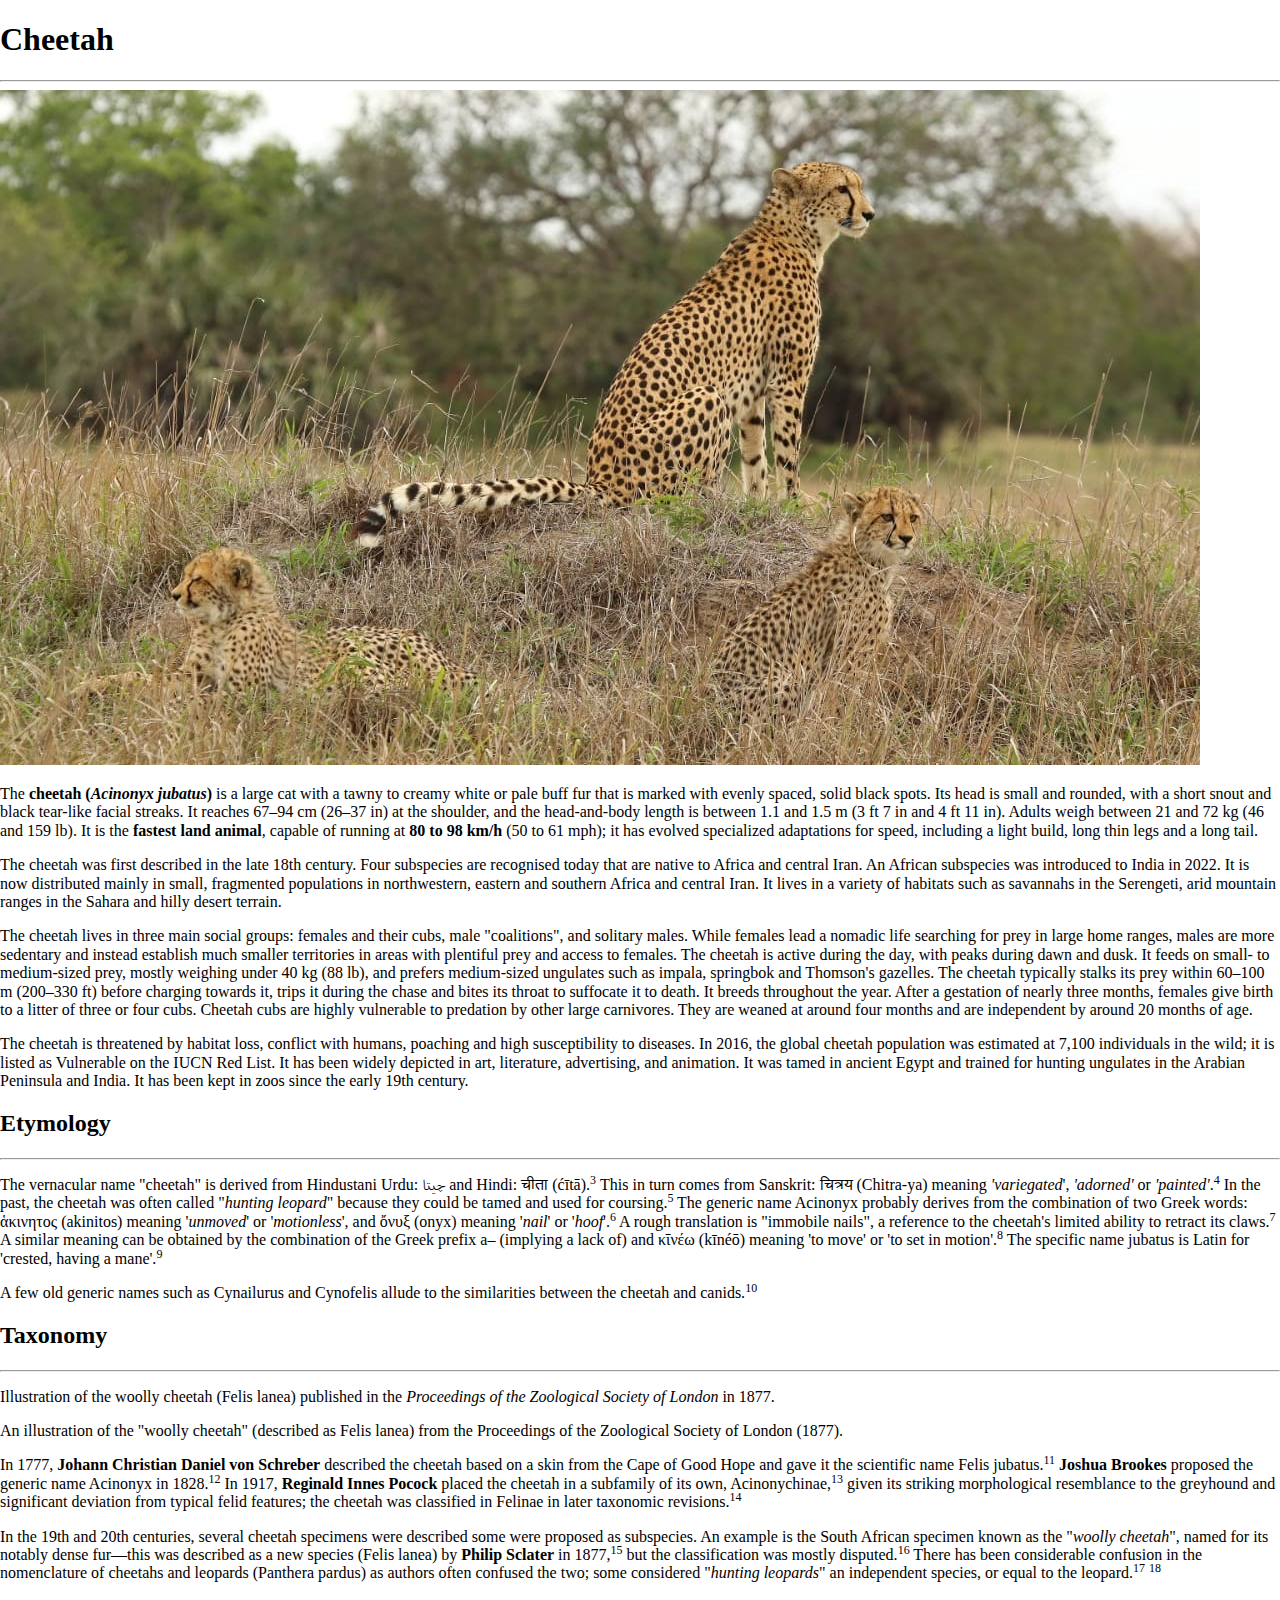
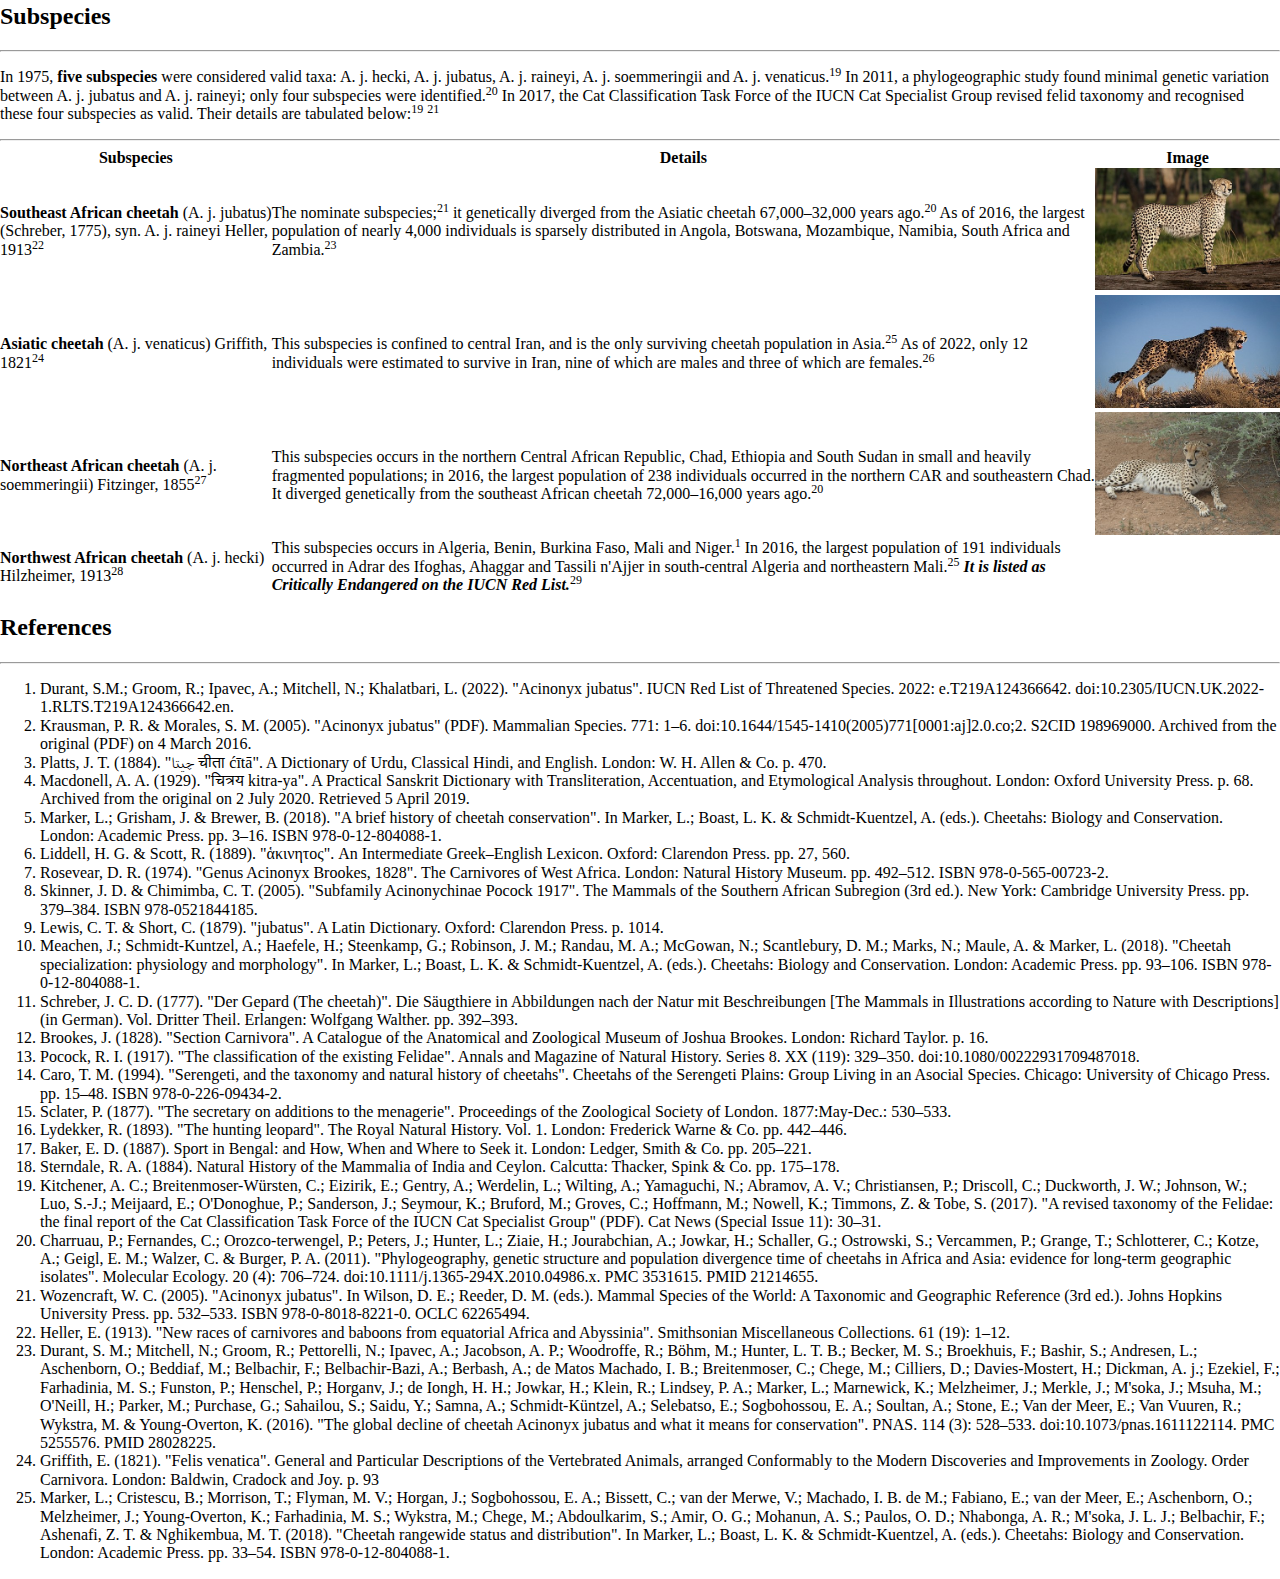
<file: index.html>
<!DOCTYPE html> 
<html lang="en"> 	<head>
		<meta charset="utf-8"> 
		<meta name="revisit-after" content="7 days">
		<meta name="ROBOTS" content="index.follow">
		<meta name="viewport" content="device-width, initial-scale=1">
		<meta name="MobileOptimized" content="width">
		<meta name="HandHeldFriendly" content="true">
		<link href="style.css" rel="stylesheet" type="text/css">
		<link href="normalize.css" rel="stylesheet" type="text/css">
		<title>Cheetah</title>
		<link rel="canonical" href="https://en.wikipedia.org/wiki/Cheetah#" />
	</head>
	<body>
		<div class="mainContainer">
		<h1>Cheetah</h1>
		<hr>
			<picture>
				<source srcset="images/Cheetah-Hero-800.jpg" media="(min-width: 800px)">
				<source srcset="images/Cheetah-Hero-400.jpg" media="(min-width: 400px)">
				<img src="images/Cheetah-Hero-800.jpg" alt="Cheetah mum and two cubs">
			</picture>
		<p>The <strong>cheetah (<i lang="la">Acinonyx jubatus</i>)</strong> is a large cat with a tawny to creamy white or pale buff fur that is marked with evenly spaced, solid black spots. Its head is small and rounded, with a short snout and black tear-like facial streaks. It reaches 67–94 <abbr aria-label="centimeters">cm</abbr> (26–37 <abbr aria-label="inches">in</abbr>) at the shoulder, and the head-and-body length is between 1.1 and 1.5 <abbr aria-label="meters">m</abbr> (3&nbsp;<abbr aria-label="feet">ft</abbr>&nbsp;7&nbsp;<abbr aria-label="inches">in</abbr> and 4 <abbr aria-label="feet">ft</abbr> 11 <abbr aria-label="inches">in</abbr>). Adults weigh between 21 and 72 <abbr aria-label="kilogram">kg</abbr> (46 and 159 <abbr aria-label="pound">lb</abbr>). It is the <strong>fastest land animal</strong>, capable of running at <strong>80 to 98 <abbr aria-label="kilometers">km</abbr>/<abbr aria-label="hour">h</abbr></strong> (50 to 61 <abbr aria-label="miles per hour">mph</abbr>); it has evolved specialized adaptations for speed, including a light build, long thin legs and a long tail.</p>
		<p>The cheetah was first described in the late 18th century. Four subspecies are recognised today that are native to Africa and central Iran. An African subspecies was introduced to India in 2022. It is now distributed mainly in small, fragmented populations in northwestern, eastern and southern Africa and central Iran. It lives in a variety of habitats such as savannahs in the Serengeti, arid mountain ranges in the Sahara and hilly desert terrain.</p>
		<p>The cheetah lives in three main social groups: females and their cubs, male &quot;coalitions&quot;, and solitary males. While females lead a nomadic life searching for prey in large home ranges, males are more sedentary and instead establish much smaller territories in areas with plentiful prey and access to females. The cheetah is active during the day, with peaks during dawn and dusk. It feeds on small- to medium-sized prey, mostly weighing under 40 <abbr aria-label="kilogram">kg</abbr> (88 <abbr aria-label="pound">lb</abbr>), and prefers medium-sized ungulates such as impala, springbok and Thomson's gazelles. The cheetah typically stalks its prey within 60–100 <abbr aria-label="meters">m</abbr> (200–330 <abbr aria-label="feet">ft</abbr>) before charging towards it, trips it during the chase and bites its throat to suffocate it to death. It breeds throughout the year. After a gestation of nearly three months, females give birth to a litter of three or four cubs. Cheetah cubs are highly vulnerable to predation by other large carnivores. They are weaned at around four months and are independent by around 20 months of age.</p>
		<p>The cheetah is threatened by habitat loss, conflict with humans, poaching and high susceptibility to diseases. In 2016, the global cheetah population was estimated at 7,100 individuals in the wild; it is listed as Vulnerable on the IUCN Red List. It has been widely depicted in art, literature, advertising, and animation. It was tamed in ancient Egypt and trained for hunting ungulates in the Arabian Peninsula and India. It has been kept in zoos since the early 19th century.</p>
		<h2>Etymology</h2>
		<hr>
		<p>The vernacular name &quot;cheetah&quot; is derived from Hindustani Urdu: <span lang="ur" dir="rtl">چیتا</span> and Hindi: <span lang="hi">चीता</span> (<span lang="la">ćītā</span>).<sup>3</sup> This in turn comes from Sanskrit: <span lang="sa">चित्रय</span> (Chitra-ya) meaning <em>'variegated</em>', <em>'adorned'</em> or <em>'painted'</em>.<sup>4</sup> In&nbsp;the past, the cheetah was often called &quot;<em>hunting leopard</em>&quot; because they could be tamed and used for coursing.<sup>5</sup> The generic name Acinonyx probably derives from the combination of two Greek words: <span lang="el">ἁκινητος</span> (akinitos) meaning '<em>unmoved</em>' or '<em>motionless</em>', and <span lang="el">ὄνυξ</span> (onyx) meaning '<em>nail</em>' or '<em>hoof</em>'.<sup>6</sup> A rough translation is &quot;immobile nails&quot;, a reference to the cheetah's limited ability to retract its claws.<sup>7</sup> A similar meaning can be obtained by the combination of the Greek prefix a– (implying a lack of) and κῑνέω (kīnéō) meaning 'to move' or 'to set in motion'.<sup>8</sup> The&nbsp;specific name jubatus is Latin for 'crested, having a mane'.<sup>9</sup></p>
		<p>A few old generic names such as Cynailurus and Cynofelis allude to the similarities between the cheetah and canids.<sup>10</sup></p>
		<h2>Taxonomy</h2>
		<hr>
	<p>Illustration of the woolly cheetah (<span class="taxonomy class">Felis lanea</span>) published in the <cite class="journal">Proceedings of the Zoological Society of London</cite> in 1877.</p>
		<p>An illustration of the &quot;woolly cheetah&quot; (described as <span class="taxonomy class">Felis lanea</span>) from the Proceedings of the Zoological Society of London (1877).</p>
		<p>In 1777, <strong>Johann Christian Daniel von Schreber</strong> described the cheetah based on a skin from the Cape of Good Hope and gave it the scientific name <span class="taxonomy class">Felis jubatus</span>.<sup>11</sup> <strong>Joshua&nbsp;Brookes</strong> proposed the generic name <span class="taxonomy class">Acinonyx</span> in 1828.<sup>12</sup> In 1917, <strong>Reginald&nbsp;Innes&nbsp;Pocock</strong> placed the cheetah in a subfamily of its own, <span class="taxonomy class">Acinonychinae</span>,<sup>13</sup> given its striking morphological resemblance to the greyhound and significant deviation from typical felid features; the cheetah was classified in <span class="taxonomy class">Felinae</span> in later taxonomic revisions.<sup>14</sup></p>
		<p>In the 19th and 20th centuries, several cheetah specimens were described	some were proposed as subspecies. An example is the South African specimen known as the &quot;<em>woolly cheetah</em>&quot;, named for its notably dense fur—this was described as a new species (<span class="taxonomy class">Felis lanea</span>) by <strong>Philip Sclater</strong> in 1877,<sup>15</sup> but the classification was mostly disputed.<sup>16</sup> There has been considerable confusion in the nomenclature of cheetahs and leopards (<span class="taxonomy class">Panthera pardus</span>) as authors often confused the two; some considered &quot;<em>hunting leopards</em>&quot; an independent species, or equal to the leopard.<sup>17</sup> <sup>18</sup></p>
		<h2>Subspecies</h2>
	<hr>
		<p>In 1975, <strong>five subspecies</strong> were considered valid taxa: <span class="taxonomy class">A.&nbsp;j. hecki, A.&nbsp;j. jubatus, A.&nbsp;j. raineyi, A.&nbsp;j. soemmeringii and A.&nbsp;j. venaticus</span>.<sup>19</sup> In 2011, a phylogeographic study found minimal genetic variation between <span class="taxonomy class">A.&nbsp;j. jubatus</span> and <span class="taxonomy class">A.&nbsp;j. raineyi</span>; only four subspecies were identified.<sup>20</sup> In 2017, the Cat Classification Task Force of the IUCN Cat Specialist Group revised felid taxonomy and recognised these four subspecies as valid. Their details are tabulated below:<sup>19</sup> <sup>21</sup></p>
		<hr>
		<table cellpadding="0" cellspacing="0" width="100%">
			<tr>
				<th>Subspecies</th>
				<th>Details</th>
				<th>Image</th>
			</tr>
			<tr>
				<td class="col1"><strong>Southeast African cheetah</strong> (A.&nbsp;j. jubatus) (Schreber, 1775), syn. A.&nbsp;j. raineyi Heller, 1913<sup>22</sup></td>
				<td class="col2">The nominate subspecies;<sup>21</sup> it genetically diverged from the Asiatic cheetah 67,000–32,000 years ago.<sup>20</sup> As of 2016, the largest population of nearly 4,000 individuals is sparsely distributed in Angola, Botswana, Mozambique, Namibia, South Africa and Zambia.<sup>23</sup></td>
				<td class="col3"><img src="images/Cheetah,_Masai_Mara_(52448476886).jpg" width="100%" height="auto" alt="Southeast African cheetah in Masai Mara, Kenya"></td>
			</tr>
			<tr>
				<td class="col1"><strong>Asiatic cheetah</strong> (A.&nbsp;j. venaticus) Griffith, 1821<sup>24</sup></td>
				<td class="col2">This subspecies is confined to central Iran, and is the only surviving cheetah population in Asia.<sup>25</sup> As of 2022, only 12 individuals were estimated to survive in Iran, nine of which are males and three of which are females.<sup>26</sup></td>
				<td class="col3"><img src="images/440px-Iranian_Cheetah_roars.jpg" width="100%" height="auto" alt="Iranian_Cheetah"></td>
			</tr>
			<tr>
				<td class="col1"><strong>Northeast African cheetah</strong> (A.&nbsp;j. soemmeringii) Fitzinger, 1855<sup>27</sup></td>
				<td class="col2">This subspecies occurs in the northern Central African Republic, Chad, Ethiopia and South Sudan in small and heavily fragmented populations; in 2016, the largest population of 238 individuals occurred in the northern CAR and southeastern Chad. It diverged genetically from the southeast African cheetah 72,000–16,000 years ago.<sup>20</sup></td>
				<td class="col3"><img src="images/440px-Cheetah_in_the_shade_DVIDS147321.jpg" width="100%" height="auto" alt="Northeast African cheetah resting on the ground in Djibouti City, Djibouti"></td>
			</tr>
			<tr>
				<td class="col1"><strong>Northwest African cheetah</strong> (A.&nbsp;j. hecki) Hilzheimer, 1913<sup>28</sup></td>
				<td class="col2">This subspecies occurs in Algeria, Benin, Burkina Faso, Mali and Niger.<sup>1</sup> In 2016, the largest population of 191 individuals occurred in Adrar des Ifoghas, Ahaggar and Tassili n'Ajjer in south-central Algeria and northeastern Mali.<sup>25</sup> <em><strong>It&nbsp;is listed as Critically Endangered on the IUCN Red List.</strong></em><sup>29</sup></td>
				<td class="col3"></td>
			</tr>
		</table>
		<h2>References</h2>
	<hr>
		<ol>
			<li>Durant, S.M.; Groom, R.; Ipavec, A.; Mitchell, N.; Khalatbari, L. (2022). "Acinonyx jubatus". IUCN Red List of Threatened Species. 2022: e.T219A124366642. doi:10.2305/IUCN.UK.2022-1.RLTS.T219A124366642.en.</li>
			<li>Krausman, P. R. &amp; Morales, S. M. (2005). "Acinonyx jubatus" (PDF). Mammalian Species. 771: 1–6. doi:10.1644/1545-1410(2005)771[0001:aj]2.0.co;2. S2CID 198969000. Archived from the original (PDF) on 4 March 2016.</li>
			<li>Platts, J. T. (1884). "چيتا चीता ćītā". A Dictionary of Urdu, Classical Hindi, and English. London: W. H. Allen &amp; Co. p. 470.</li>
			<li>Macdonell, A. A. (1929). "चित्रय kitra-ya". A Practical Sanskrit Dictionary with Transliteration, Accentuation, and Etymological Analysis throughout. London: Oxford University Press. p. 68. Archived from the original on 2 July 2020. Retrieved 5 April 2019.</li>
			<li>Marker, L.; Grisham, J. &amp; Brewer, B. (2018). "A brief history of cheetah conservation". In Marker, L.; Boast, L. K. &amp; Schmidt-Kuentzel, A. (eds.). Cheetahs: Biology and Conservation. London: Academic Press. pp. 3–16. ISBN 978-0-12-804088-1.</li>
			<li>Liddell, H. G. &amp; Scott, R. (1889). "ἁκινητος". An Intermediate Greek–English Lexicon. Oxford: Clarendon Press. pp. 27, 560.</li>
			<li>Rosevear, D. R. (1974). "Genus Acinonyx Brookes, 1828". The Carnivores of West Africa. London: Natural History Museum. pp. 492–512. ISBN 978-0-565-00723-2.</li>
			<li>Skinner, J. D. &amp; Chimimba, C. T. (2005). "Subfamily Acinonychinae Pocock 1917". The Mammals of the Southern African Subregion (3rd ed.). New York: Cambridge University Press. pp. 379–384. ISBN 978-0521844185.</li>
			<li> Lewis, C. T. &amp; Short, C. (1879). "jubatus". A Latin Dictionary. Oxford: Clarendon Press. p. 1014.</li>
			<li>Meachen, J.; Schmidt-Kuntzel, A.; Haefele, H.; Steenkamp, G.; Robinson, J. M.; Randau, M. A.; McGowan, N.; Scantlebury, D. M.; Marks, N.; Maule, A. &amp; Marker, L. (2018). "Cheetah specialization: physiology and morphology". In Marker, L.; Boast, L. K. &amp; Schmidt-Kuentzel, A. (eds.). Cheetahs: Biology and Conservation. London: Academic Press. pp. 93–106. ISBN 978-0-12-804088-1.</li>
			<li> Schreber, J. C. D. (1777). "Der Gepard (The cheetah)". Die Säugthiere in Abbildungen nach der Natur mit Beschreibungen [The Mammals in Illustrations according to Nature with Descriptions] (in German). Vol. Dritter Theil. Erlangen: Wolfgang Walther. pp. 392–393.</li>
			<li> Brookes, J. (1828). "Section Carnivora". A Catalogue of the Anatomical and Zoological Museum of Joshua Brookes. London: Richard Taylor. p. 16.</li>
			<li> Pocock, R. I. (1917). "The classification of the existing Felidae". Annals and Magazine of Natural History. Series 8. XX (119): 329–350. doi:10.1080/00222931709487018.</li>
			<li>Caro, T. M. (1994). "Serengeti, and the taxonomy and natural history of cheetahs". Cheetahs of the Serengeti Plains: Group Living in an Asocial Species. Chicago: University of Chicago Press. pp. 15–48. ISBN 978-0-226-09434-2.</li>
			<li> Sclater, P. (1877). "The secretary on additions to the menagerie". Proceedings of the Zoological Society of London. 1877:May-Dec.: 530–533.</li>
			<li>Lydekker, R. (1893). "The hunting leopard". The Royal Natural History. Vol. 1. London: Frederick Warne &amp; Co. pp. 442–446.</li>
			<li>Baker, E. D. (1887). Sport in Bengal: and How, When and Where to Seek it. London: Ledger, Smith &amp; Co. pp. 205–221.</li>
			<li>Sterndale, R. A. (1884). Natural History of the Mammalia of India and Ceylon. Calcutta: Thacker, Spink &amp; Co. pp. 175–178.</li>
			<li>Kitchener, A. C.; Breitenmoser-Würsten, C.; Eizirik, E.; Gentry, A.; Werdelin, L.; Wilting, A.; Yamaguchi, N.; Abramov, A. V.; Christiansen, P.; Driscoll, C.; Duckworth, J. W.; Johnson, W.; Luo, S.-J.; Meijaard, E.; O'Donoghue, P.; Sanderson, J.; Seymour, K.; Bruford, M.; Groves, C.; Hoffmann, M.; Nowell, K.; Timmons, Z. &amp; Tobe, S. (2017). "A revised taxonomy of the Felidae: the final report of the Cat Classification Task Force of the IUCN Cat Specialist Group" (PDF). Cat News (Special Issue 11): 30–31.</li>
			<li>Charruau, P.; Fernandes, C.; Orozco-terwengel, P.; Peters, J.; Hunter, L.; Ziaie, H.; Jourabchian, A.; Jowkar, H.; Schaller, G.; Ostrowski, S.; Vercammen, P.; Grange, T.; Schlotterer, C.; Kotze, A.; Geigl, E. M.; Walzer, C. &amp; Burger, P. A. (2011). "Phylogeography, genetic structure and population divergence time of cheetahs in Africa and Asia: evidence for long-term geographic isolates". Molecular Ecology. 20 (4): 706–724. doi:10.1111/j.1365-294X.2010.04986.x. PMC 3531615. PMID 21214655.</li>
			<li>Wozencraft, W. C. (2005). "Acinonyx jubatus". In Wilson, D. E.; Reeder, D. M. (eds.). Mammal Species of the World: A Taxonomic and Geographic Reference (3rd ed.). Johns Hopkins University Press. pp. 532–533. ISBN 978-0-8018-8221-0. OCLC 62265494.</li>
			<li> Heller, E. (1913). "New races of carnivores and baboons from equatorial Africa and Abyssinia". Smithsonian Miscellaneous Collections. 61 (19): 1–12.</li>
			<li>Durant, S. M.; Mitchell, N.; Groom, R.; Pettorelli, N.; Ipavec, A.; Jacobson, A. P.; Woodroffe, R.; Böhm, M.; Hunter, L. T. B.; Becker, M. S.; Broekhuis, F.; Bashir, S.; Andresen, L.; Aschenborn, O.; Beddiaf, M.; Belbachir, F.; Belbachir-Bazi, A.; Berbash, A.; de Matos Machado, I. B.; Breitenmoser, C.; Chege, M.; Cilliers, D.; Davies-Mostert, H.; Dickman, A.&nbsp;j.; Ezekiel, F.; Farhadinia, M. S.; Funston, P.; Henschel, P.; Horganv, J.; de Iongh, H. H.; Jowkar, H.; Klein, R.; Lindsey, P. A.; Marker, L.; Marnewick, K.; Melzheimer, J.; Merkle, J.; M'soka, J.; Msuha, M.; O'Neill, H.; Parker, M.; Purchase, G.; Sahailou, S.; Saidu, Y.; Samna, A.; Schmidt-Küntzel, A.; Selebatso, E.; Sogbohossou, E. A.; Soultan, A.; Stone, E.; Van der Meer, E.; Van Vuuren, R.; Wykstra, M. &amp; Young-Overton, K. (2016). "The global decline of cheetah Acinonyx jubatus and what it means for conservation". PNAS. 114 (3): 528–533. doi:10.1073/pnas.1611122114. PMC 5255576. PMID 28028225.</li>
			<li> Griffith, E. (1821). "Felis venatica". General and Particular Descriptions of the Vertebrated Animals, arranged Conformably to the Modern Discoveries and Improvements in Zoology. Order Carnivora. London: Baldwin, Cradock and Joy. p. 93</li>
			<li>Marker, L.; Cristescu, B.; Morrison, T.; Flyman, M. V.; Horgan, J.; Sogbohossou, E. A.; Bissett, C.; van der Merwe, V.; Machado, I. B. de M.; Fabiano, E.; van der Meer, E.; Aschenborn, O.; Melzheimer, J.; Young-Overton, K.; Farhadinia, M. S.; Wykstra, M.; Chege, M.; Abdoulkarim, S.; Amir, O. G.; Mohanun, A. S.; Paulos, O. D.; Nhabonga, A. R.; M'soka, J. L. J.; Belbachir, F.; Ashenafi, Z. T. &amp; Nghikembua, M. T. (2018). "Cheetah rangewide status and distribution". In Marker, L.; Boast, L. K. &amp; Schmidt-Kuentzel, A. (eds.). Cheetahs: Biology and Conservation. London: Academic Press. pp. 33–54. ISBN 978-0-12-804088-1.</li>
		</ol>
</div>
</body>
</html>
</file>
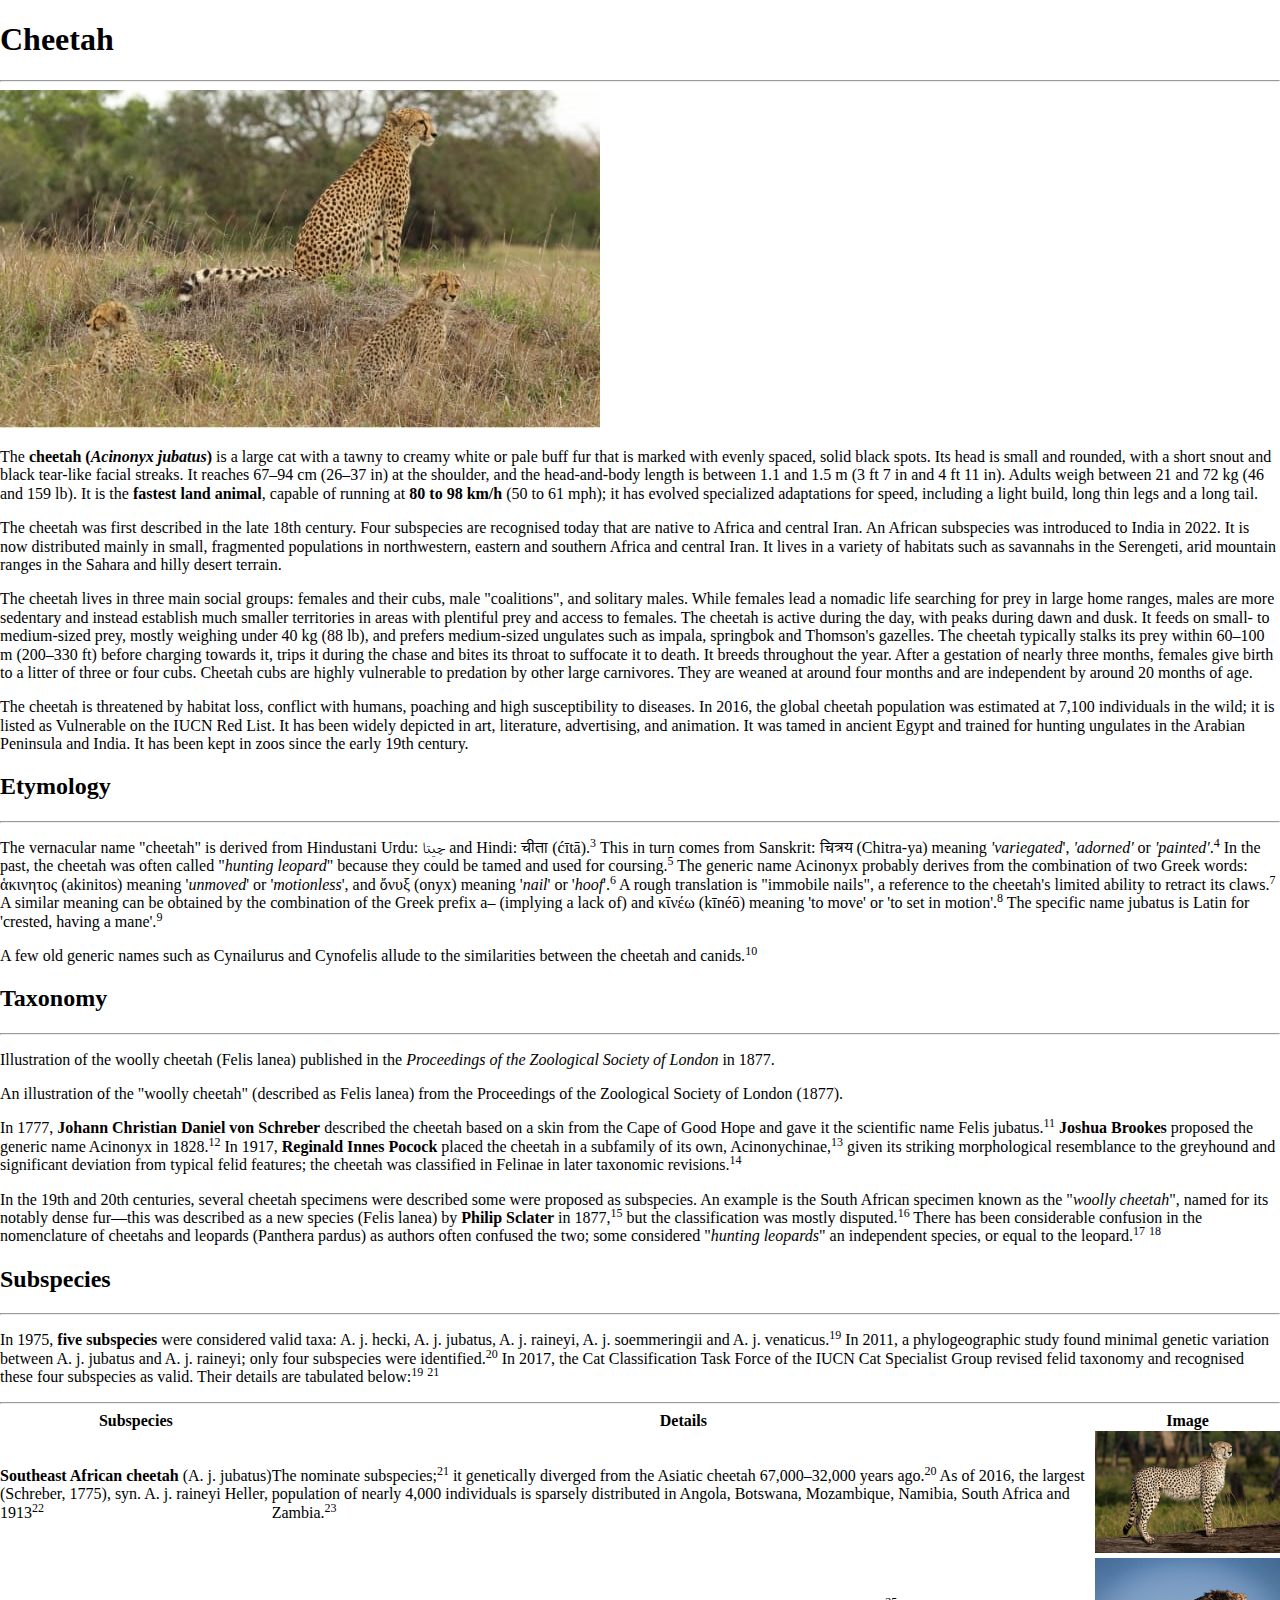
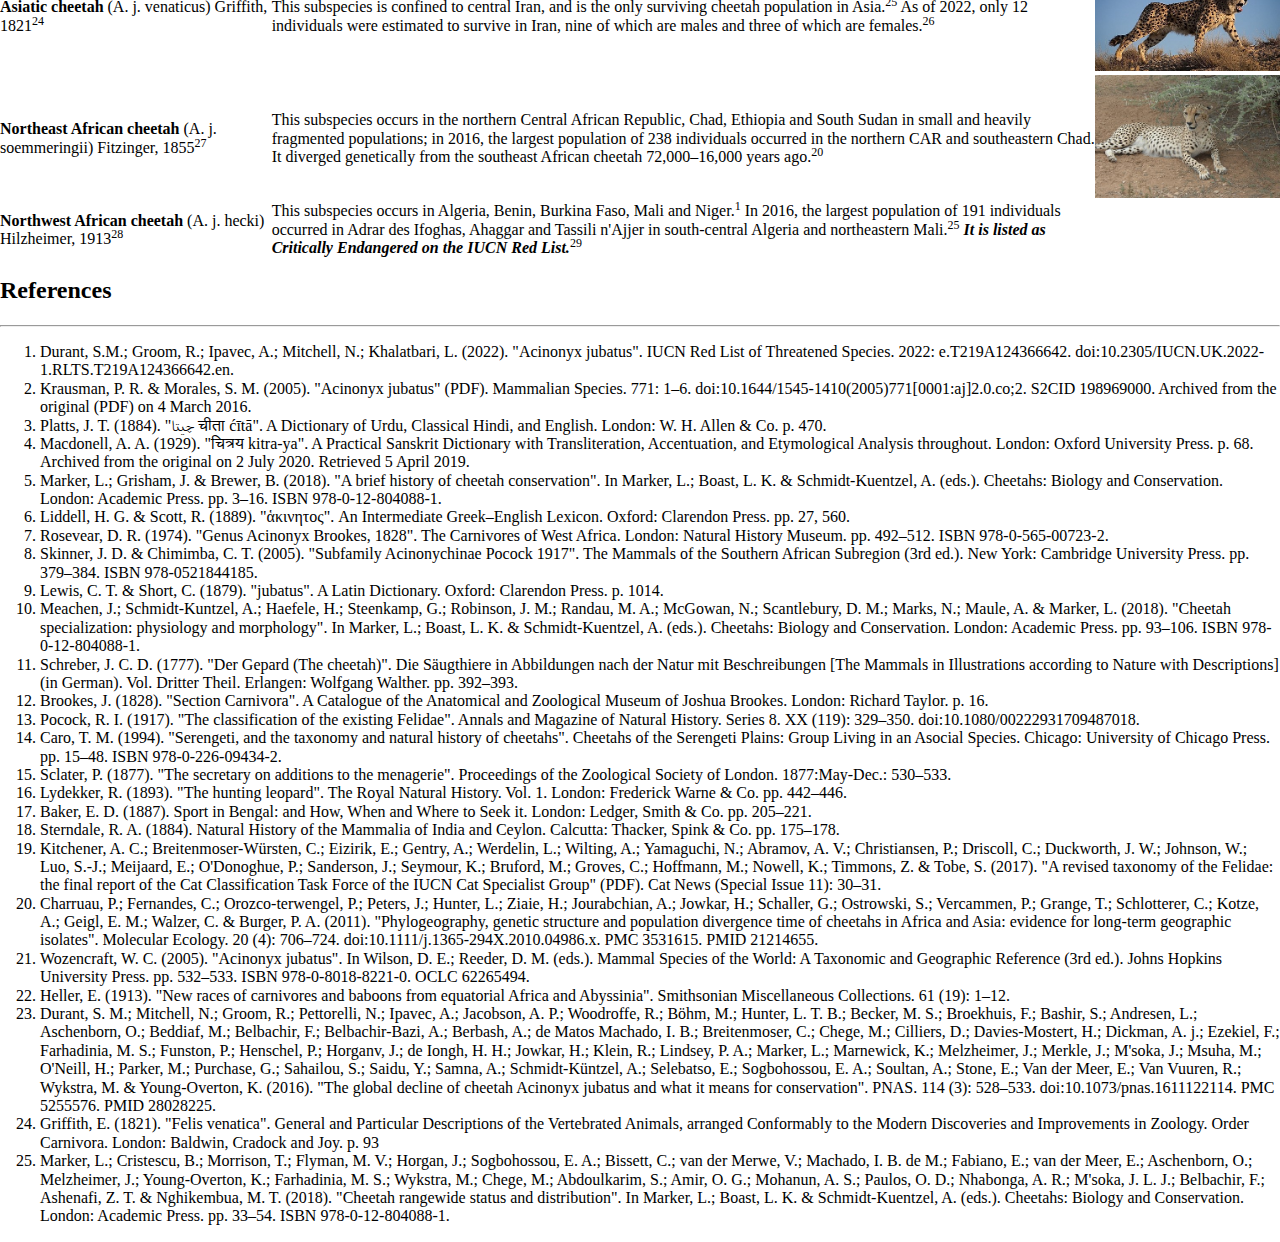
<file: Lesson-02.html>
<!DOCTYPE html> 
<!-- DocType declares the particular HTML you are using, i.e. HTML/XHTML/HTML5 -->
<!-- This is the root element and has to come first on the page, all other elements are descendants of it. -->
<!-- It is always delcared first -->
<html lang="en"> <!-- Delcared what the language is – English in this case -->
	<!-- The Head is the first "Child" 
			  Contains information about the page, meta info, style sheets, links to alt versions of content -->
	<head>
		<meta charset="utf-8"> 
		<!-- UTf-8 is an encoding standard. It translates numbers into binary. -->
		<!-- Always add before the TITLE tag. -->
		<!-- UTF-8 encodes each ASCII character in just one byte.-->
		<meta name="revisit-after" content="7 days">
		<meta name="ROBOTS" content="index.follow">
		<meta name="viewport" content="device-width, initial-scale=1">
		<meta name="MobileOptimized" content="width">
		<meta name="HandHeldFriendly" content="true">
		<link href="style.css" rel="stylesheet" type="text/css">
		<link href="normalize.css" rel="stylesheet" type="text/css">
		<!-- This is ued to name the document and what you see in the tile bar -->
		<title>Cheetah</title>
		<!-- canonical is an element used in the head section of HTML to indicate that another page is representative of the content on the page. -->
		<link rel="canonical" href="https://en.wikipedia.org/wiki/Cheetah#" />
	</head>
	<body>
		<div class="mainContainer">
		<h1>Cheetah</h1>
		<hr>
			<picture>
				<source srcset="images/Cheetah-Hero-800.jpg" media="(mminwidth: 800px)">
				<source srcset="images/Cheetah-Hero-400.jpg" media="(min-width: 400px)">
				<img src="images/Cheetah-Hero-800.jpg" alt="Cheetah mum and two cubs">
			</picture>
		<p>The <strong>cheetah (<i lang="la">Acinonyx jubatus</i>)</strong> is a large cat with a tawny to creamy white or pale buff fur that is marked with evenly spaced, solid black spots. Its head is small and rounded, with a short snout and black tear-like facial streaks. It reaches 67–94 <abbr aria-label="centimeters">cm</abbr> (26–37 <abbr aria-label="inches">in</abbr>) at the shoulder, and the head-and-body length is between 1.1 and 1.5 <abbr aria-label="meters">m</abbr> (3&nbsp;<abbr aria-label="feet">ft</abbr>&nbsp;7&nbsp;<abbr aria-label="inches">in</abbr> and 4 <abbr aria-label="feet">ft</abbr> 11 <abbr aria-label="inches">in</abbr>). Adults weigh between 21 and 72 <abbr aria-label="kilogram">kg</abbr> (46 and 159 <abbr aria-label="pound">lb</abbr>). It is the <strong>fastest land animal</strong>, capable of running at <strong>80 to 98 <abbr aria-label="kilometers">km</abbr>/<abbr aria-label="hour">h</abbr></strong> (50 to 61 <abbr aria-label="miles per hour">mph</abbr>); it has evolved specialized adaptations for speed, including a light build, long thin legs and a long tail.</p>
		<p>The cheetah was first described in the late 18th century. Four subspecies are recognised today that are native to Africa and central Iran. An African subspecies was introduced to India in 2022. It is now distributed mainly in small, fragmented populations in northwestern, eastern and southern Africa and central Iran. It lives in a variety of habitats such as savannahs in the Serengeti, arid mountain ranges in the Sahara and hilly desert terrain.</p>
		<p>The cheetah lives in three main social groups: females and their cubs, male &quot;coalitions&quot;, and solitary males. While females lead a nomadic life searching for prey in large home ranges, males are more sedentary and instead establish much smaller territories in areas with plentiful prey and access to females. The cheetah is active during the day, with peaks during dawn and dusk. It feeds on small- to medium-sized prey, mostly weighing under 40 <abbr aria-label="kilogram">kg</abbr> (88 <abbr aria-label="pound">lb</abbr>), and prefers medium-sized ungulates such as impala, springbok and Thomson's gazelles. The cheetah typically stalks its prey within 60–100 <abbr aria-label="meters">m</abbr> (200–330 <abbr aria-label="feet">ft</abbr>) before charging towards it, trips it during the chase and bites its throat to suffocate it to death. It breeds throughout the year. After a gestation of nearly three months, females give birth to a litter of three or four cubs. Cheetah cubs are highly vulnerable to predation by other large carnivores. They are weaned at around four months and are independent by around 20 months of age.</p>
		<p>The cheetah is threatened by habitat loss, conflict with humans, poaching and high susceptibility to diseases. In 2016, the global cheetah population was estimated at 7,100 individuals in the wild; it is listed as Vulnerable on the IUCN Red List. It has been widely depicted in art, literature, advertising, and animation. It was tamed in ancient Egypt and trained for hunting ungulates in the Arabian Peninsula and India. It has been kept in zoos since the early 19th century.</p>
		<h2>Etymology</h2>
		<hr>
		<p>The vernacular name &quot;cheetah&quot; is derived from Hindustani Urdu: <span lang="ur" dir="rtl">چیتا</span> and Hindi: <span lang="hi">चीता</span> (<span lang="la">ćītā</span>).<sup>3</sup> This in turn comes from Sanskrit: <span lang="sa">चित्रय</span> (Chitra-ya) meaning <em>'variegated</em>', <em>'adorned'</em> or <em>'painted'</em>.<sup>4</sup> In&nbsp;the past, the cheetah was often called &quot;<em>hunting leopard</em>&quot; because they could be tamed and used for coursing.<sup>5</sup> The generic name Acinonyx probably derives from the combination of two Greek words: <span lang="el">ἁκινητος</span> (akinitos) meaning '<em>unmoved</em>' or '<em>motionless</em>', and <span lang="el">ὄνυξ</span> (onyx) meaning '<em>nail</em>' or '<em>hoof</em>'.<sup>6</sup> A rough translation is &quot;immobile nails&quot;, a reference to the cheetah's limited ability to retract its claws.<sup>7</sup> A similar meaning can be obtained by the combination of the Greek prefix a– (implying a lack of) and κῑνέω (kīnéō) meaning 'to move' or 'to set in motion'.<sup>8</sup> The&nbsp;specific name jubatus is Latin for 'crested, having a mane'.<sup>9</sup></p>
		<p>A few old generic names such as Cynailurus and Cynofelis allude to the similarities between the cheetah and canids.<sup>10</sup></p>
		<h2>Taxonomy</h2>
		<hr>
	<p>Illustration of the woolly cheetah (<span class="taxonomy class">Felis lanea</span>) published in the <cite class="journal">Proceedings of the Zoological Society of London</cite> in 1877.</p>
		<p>An illustration of the &quot;woolly cheetah&quot; (described as <span class="taxonomy class">Felis lanea</span>) from the Proceedings of the Zoological Society of London (1877).</p>
		<p>In 1777, <strong>Johann Christian Daniel von Schreber</strong> described the cheetah based on a skin from the Cape of Good Hope and gave it the scientific name <span class="taxonomy class">Felis jubatus</span>.<sup>11</sup> <strong>Joshua&nbsp;Brookes</strong> proposed the generic name <span class="taxonomy class">Acinonyx</span> in 1828.<sup>12</sup> In 1917, <strong>Reginald&nbsp;Innes&nbsp;Pocock</strong> placed the cheetah in a subfamily of its own, <span class="taxonomy class">Acinonychinae</span>,<sup>13</sup> given its striking morphological resemblance to the greyhound and significant deviation from typical felid features; the cheetah was classified in <span class="taxonomy class">Felinae</span> in later taxonomic revisions.<sup>14</sup></p>
		<p>In the 19th and 20th centuries, several cheetah specimens were described	some were proposed as subspecies. An example is the South African specimen known as the &quot;<em>woolly cheetah</em>&quot;, named for its notably dense fur—this was described as a new species (<span class="taxonomy class">Felis lanea</span>) by <strong>Philip Sclater</strong> in 1877,<sup>15</sup> but the classification was mostly disputed.<sup>16</sup> There has been considerable confusion in the nomenclature of cheetahs and leopards (<span class="taxonomy class">Panthera pardus</span>) as authors often confused the two; some considered &quot;<em>hunting leopards</em>&quot; an independent species, or equal to the leopard.<sup>17</sup> <sup>18</sup></p>
		<h2>Subspecies</h2>
	<hr>
		<p>In 1975, <strong>five subspecies</strong> were considered valid taxa: <span class="taxonomy class">A.&nbsp;j. hecki, A.&nbsp;j. jubatus, A.&nbsp;j. raineyi, A.&nbsp;j. soemmeringii and A.&nbsp;j. venaticus</span>.<sup>19</sup> In 2011, a phylogeographic study found minimal genetic variation between <span class="taxonomy class">A.&nbsp;j. jubatus</span> and <span class="taxonomy class">A.&nbsp;j. raineyi</span>; only four subspecies were identified.<sup>20</sup> In 2017, the Cat Classification Task Force of the IUCN Cat Specialist Group revised felid taxonomy and recognised these four subspecies as valid. Their details are tabulated below:<sup>19</sup> <sup>21</sup></p>
		<hr>
		<table cellpadding="0" cellspacing="0" width="100%">
			<tr>
				<th>Subspecies</th>
				<th>Details</th>
				<th>Image</th>
			</tr>
			<tr>
				<td class="col1"><strong>Southeast African cheetah</strong> (A.&nbsp;j. jubatus) (Schreber, 1775), syn. A.&nbsp;j. raineyi Heller, 1913<sup>22</sup></td>
				<td class="col2">The nominate subspecies;<sup>21</sup> it genetically diverged from the Asiatic cheetah 67,000–32,000 years ago.<sup>20</sup> As of 2016, the largest population of nearly 4,000 individuals is sparsely distributed in Angola, Botswana, Mozambique, Namibia, South Africa and Zambia.<sup>23</sup></td>
				<td class="col3"><img src="images/Cheetah,_Masai_Mara_(52448476886).jpg" width="100%" height="auto" alt="Southeast African cheetah in Masai Mara, Kenya"></td>
			</tr>
			<tr>
				<td class="col1"><strong>Asiatic cheetah</strong> (A.&nbsp;j. venaticus) Griffith, 1821<sup>24</sup></td>
				<td class="col2">This subspecies is confined to central Iran, and is the only surviving cheetah population in Asia.<sup>25</sup> As of 2022, only 12 individuals were estimated to survive in Iran, nine of which are males and three of which are females.<sup>26</sup></td>
				<td class="col3"><img src="images/440px-Iranian_Cheetah_roars.jpg" width="100%" height="auto" alt="Iranian_Cheetah"></td>
			</tr>
			<tr>
				<td class="col1"><strong>Northeast African cheetah</strong> (A.&nbsp;j. soemmeringii) Fitzinger, 1855<sup>27</sup></td>
				<td class="col2">This subspecies occurs in the northern Central African Republic, Chad, Ethiopia and South Sudan in small and heavily fragmented populations; in 2016, the largest population of 238 individuals occurred in the northern CAR and southeastern Chad. It diverged genetically from the southeast African cheetah 72,000–16,000 years ago.<sup>20</sup></td>
				<td class="col3"><img src="images/440px-Cheetah_in_the_shade_DVIDS147321.jpg" width="100%" height="auto" alt="Northeast African cheetah resting on the ground in Djibouti City, Djibouti"></td>
			</tr>
			<tr>
				<td class="col1"><strong>Northwest African cheetah</strong> (A.&nbsp;j. hecki) Hilzheimer, 1913<sup>28</sup></td>
				<td class="col2">This subspecies occurs in Algeria, Benin, Burkina Faso, Mali and Niger.<sup>1</sup> In 2016, the largest population of 191 individuals occurred in Adrar des Ifoghas, Ahaggar and Tassili n'Ajjer in south-central Algeria and northeastern Mali.<sup>25</sup> <em><strong>It&nbsp;is listed as Critically Endangered on the IUCN Red List.</strong></em><sup>29</sup></td>
				<td class="col3"></td>
			</tr>
		</table>
		<h2>References</h2>
	<hr>
		<ol>
			<li>Durant, S.M.; Groom, R.; Ipavec, A.; Mitchell, N.; Khalatbari, L. (2022). "Acinonyx jubatus". IUCN Red List of Threatened Species. 2022: e.T219A124366642. doi:10.2305/IUCN.UK.2022-1.RLTS.T219A124366642.en.</li>
			<li>Krausman, P. R. &amp; Morales, S. M. (2005). "Acinonyx jubatus" (PDF). Mammalian Species. 771: 1–6. doi:10.1644/1545-1410(2005)771[0001:aj]2.0.co;2. S2CID 198969000. Archived from the original (PDF) on 4 March 2016.</li>
			<li>Platts, J. T. (1884). "چيتا चीता ćītā". A Dictionary of Urdu, Classical Hindi, and English. London: W. H. Allen &amp; Co. p. 470.</li>
			<li>Macdonell, A. A. (1929). "चित्रय kitra-ya". A Practical Sanskrit Dictionary with Transliteration, Accentuation, and Etymological Analysis throughout. London: Oxford University Press. p. 68. Archived from the original on 2 July 2020. Retrieved 5 April 2019.</li>
			<li>Marker, L.; Grisham, J. &amp; Brewer, B. (2018). "A brief history of cheetah conservation". In Marker, L.; Boast, L. K. &amp; Schmidt-Kuentzel, A. (eds.). Cheetahs: Biology and Conservation. London: Academic Press. pp. 3–16. ISBN 978-0-12-804088-1.</li>
			<li>Liddell, H. G. &amp; Scott, R. (1889). "ἁκινητος". An Intermediate Greek–English Lexicon. Oxford: Clarendon Press. pp. 27, 560.</li>
			<li>Rosevear, D. R. (1974). "Genus Acinonyx Brookes, 1828". The Carnivores of West Africa. London: Natural History Museum. pp. 492–512. ISBN 978-0-565-00723-2.</li>
			<li>Skinner, J. D. &amp; Chimimba, C. T. (2005). "Subfamily Acinonychinae Pocock 1917". The Mammals of the Southern African Subregion (3rd ed.). New York: Cambridge University Press. pp. 379–384. ISBN 978-0521844185.</li>
			<li> Lewis, C. T. &amp; Short, C. (1879). "jubatus". A Latin Dictionary. Oxford: Clarendon Press. p. 1014.</li>
			<li>Meachen, J.; Schmidt-Kuntzel, A.; Haefele, H.; Steenkamp, G.; Robinson, J. M.; Randau, M. A.; McGowan, N.; Scantlebury, D. M.; Marks, N.; Maule, A. &amp; Marker, L. (2018). "Cheetah specialization: physiology and morphology". In Marker, L.; Boast, L. K. &amp; Schmidt-Kuentzel, A. (eds.). Cheetahs: Biology and Conservation. London: Academic Press. pp. 93–106. ISBN 978-0-12-804088-1.</li>
			<li> Schreber, J. C. D. (1777). "Der Gepard (The cheetah)". Die Säugthiere in Abbildungen nach der Natur mit Beschreibungen [The Mammals in Illustrations according to Nature with Descriptions] (in German). Vol. Dritter Theil. Erlangen: Wolfgang Walther. pp. 392–393.</li>
			<li> Brookes, J. (1828). "Section Carnivora". A Catalogue of the Anatomical and Zoological Museum of Joshua Brookes. London: Richard Taylor. p. 16.</li>
			<li> Pocock, R. I. (1917). "The classification of the existing Felidae". Annals and Magazine of Natural History. Series 8. XX (119): 329–350. doi:10.1080/00222931709487018.</li>
			<li>Caro, T. M. (1994). "Serengeti, and the taxonomy and natural history of cheetahs". Cheetahs of the Serengeti Plains: Group Living in an Asocial Species. Chicago: University of Chicago Press. pp. 15–48. ISBN 978-0-226-09434-2.</li>
			<li> Sclater, P. (1877). "The secretary on additions to the menagerie". Proceedings of the Zoological Society of London. 1877:May-Dec.: 530–533.</li>
			<li>Lydekker, R. (1893). "The hunting leopard". The Royal Natural History. Vol. 1. London: Frederick Warne &amp; Co. pp. 442–446.</li>
			<li>Baker, E. D. (1887). Sport in Bengal: and How, When and Where to Seek it. London: Ledger, Smith &amp; Co. pp. 205–221.</li>
			<li>Sterndale, R. A. (1884). Natural History of the Mammalia of India and Ceylon. Calcutta: Thacker, Spink &amp; Co. pp. 175–178.</li>
			<li>Kitchener, A. C.; Breitenmoser-Würsten, C.; Eizirik, E.; Gentry, A.; Werdelin, L.; Wilting, A.; Yamaguchi, N.; Abramov, A. V.; Christiansen, P.; Driscoll, C.; Duckworth, J. W.; Johnson, W.; Luo, S.-J.; Meijaard, E.; O'Donoghue, P.; Sanderson, J.; Seymour, K.; Bruford, M.; Groves, C.; Hoffmann, M.; Nowell, K.; Timmons, Z. &amp; Tobe, S. (2017). "A revised taxonomy of the Felidae: the final report of the Cat Classification Task Force of the IUCN Cat Specialist Group" (PDF). Cat News (Special Issue 11): 30–31.</li>
			<li>Charruau, P.; Fernandes, C.; Orozco-terwengel, P.; Peters, J.; Hunter, L.; Ziaie, H.; Jourabchian, A.; Jowkar, H.; Schaller, G.; Ostrowski, S.; Vercammen, P.; Grange, T.; Schlotterer, C.; Kotze, A.; Geigl, E. M.; Walzer, C. &amp; Burger, P. A. (2011). "Phylogeography, genetic structure and population divergence time of cheetahs in Africa and Asia: evidence for long-term geographic isolates". Molecular Ecology. 20 (4): 706–724. doi:10.1111/j.1365-294X.2010.04986.x. PMC 3531615. PMID 21214655.</li>
			<li>Wozencraft, W. C. (2005). "Acinonyx jubatus". In Wilson, D. E.; Reeder, D. M. (eds.). Mammal Species of the World: A Taxonomic and Geographic Reference (3rd ed.). Johns Hopkins University Press. pp. 532–533. ISBN 978-0-8018-8221-0. OCLC 62265494.</li>
			<li> Heller, E. (1913). "New races of carnivores and baboons from equatorial Africa and Abyssinia". Smithsonian Miscellaneous Collections. 61 (19): 1–12.</li>
			<li>Durant, S. M.; Mitchell, N.; Groom, R.; Pettorelli, N.; Ipavec, A.; Jacobson, A. P.; Woodroffe, R.; Böhm, M.; Hunter, L. T. B.; Becker, M. S.; Broekhuis, F.; Bashir, S.; Andresen, L.; Aschenborn, O.; Beddiaf, M.; Belbachir, F.; Belbachir-Bazi, A.; Berbash, A.; de Matos Machado, I. B.; Breitenmoser, C.; Chege, M.; Cilliers, D.; Davies-Mostert, H.; Dickman, A.&nbsp;j.; Ezekiel, F.; Farhadinia, M. S.; Funston, P.; Henschel, P.; Horganv, J.; de Iongh, H. H.; Jowkar, H.; Klein, R.; Lindsey, P. A.; Marker, L.; Marnewick, K.; Melzheimer, J.; Merkle, J.; M'soka, J.; Msuha, M.; O'Neill, H.; Parker, M.; Purchase, G.; Sahailou, S.; Saidu, Y.; Samna, A.; Schmidt-Küntzel, A.; Selebatso, E.; Sogbohossou, E. A.; Soultan, A.; Stone, E.; Van der Meer, E.; Van Vuuren, R.; Wykstra, M. &amp; Young-Overton, K. (2016). "The global decline of cheetah Acinonyx jubatus and what it means for conservation". PNAS. 114 (3): 528–533. doi:10.1073/pnas.1611122114. PMC 5255576. PMID 28028225.</li>
			<li> Griffith, E. (1821). "Felis venatica". General and Particular Descriptions of the Vertebrated Animals, arranged Conformably to the Modern Discoveries and Improvements in Zoology. Order Carnivora. London: Baldwin, Cradock and Joy. p. 93</li>
			<li>Marker, L.; Cristescu, B.; Morrison, T.; Flyman, M. V.; Horgan, J.; Sogbohossou, E. A.; Bissett, C.; van der Merwe, V.; Machado, I. B. de M.; Fabiano, E.; van der Meer, E.; Aschenborn, O.; Melzheimer, J.; Young-Overton, K.; Farhadinia, M. S.; Wykstra, M.; Chege, M.; Abdoulkarim, S.; Amir, O. G.; Mohanun, A. S.; Paulos, O. D.; Nhabonga, A. R.; M'soka, J. L. J.; Belbachir, F.; Ashenafi, Z. T. &amp; Nghikembua, M. T. (2018). "Cheetah rangewide status and distribution". In Marker, L.; Boast, L. K. &amp; Schmidt-Kuentzel, A. (eds.). Cheetahs: Biology and Conservation. London: Academic Press. pp. 33–54. ISBN 978-0-12-804088-1.</li>
		</ol>
</div>
</body>
</html>
</file>
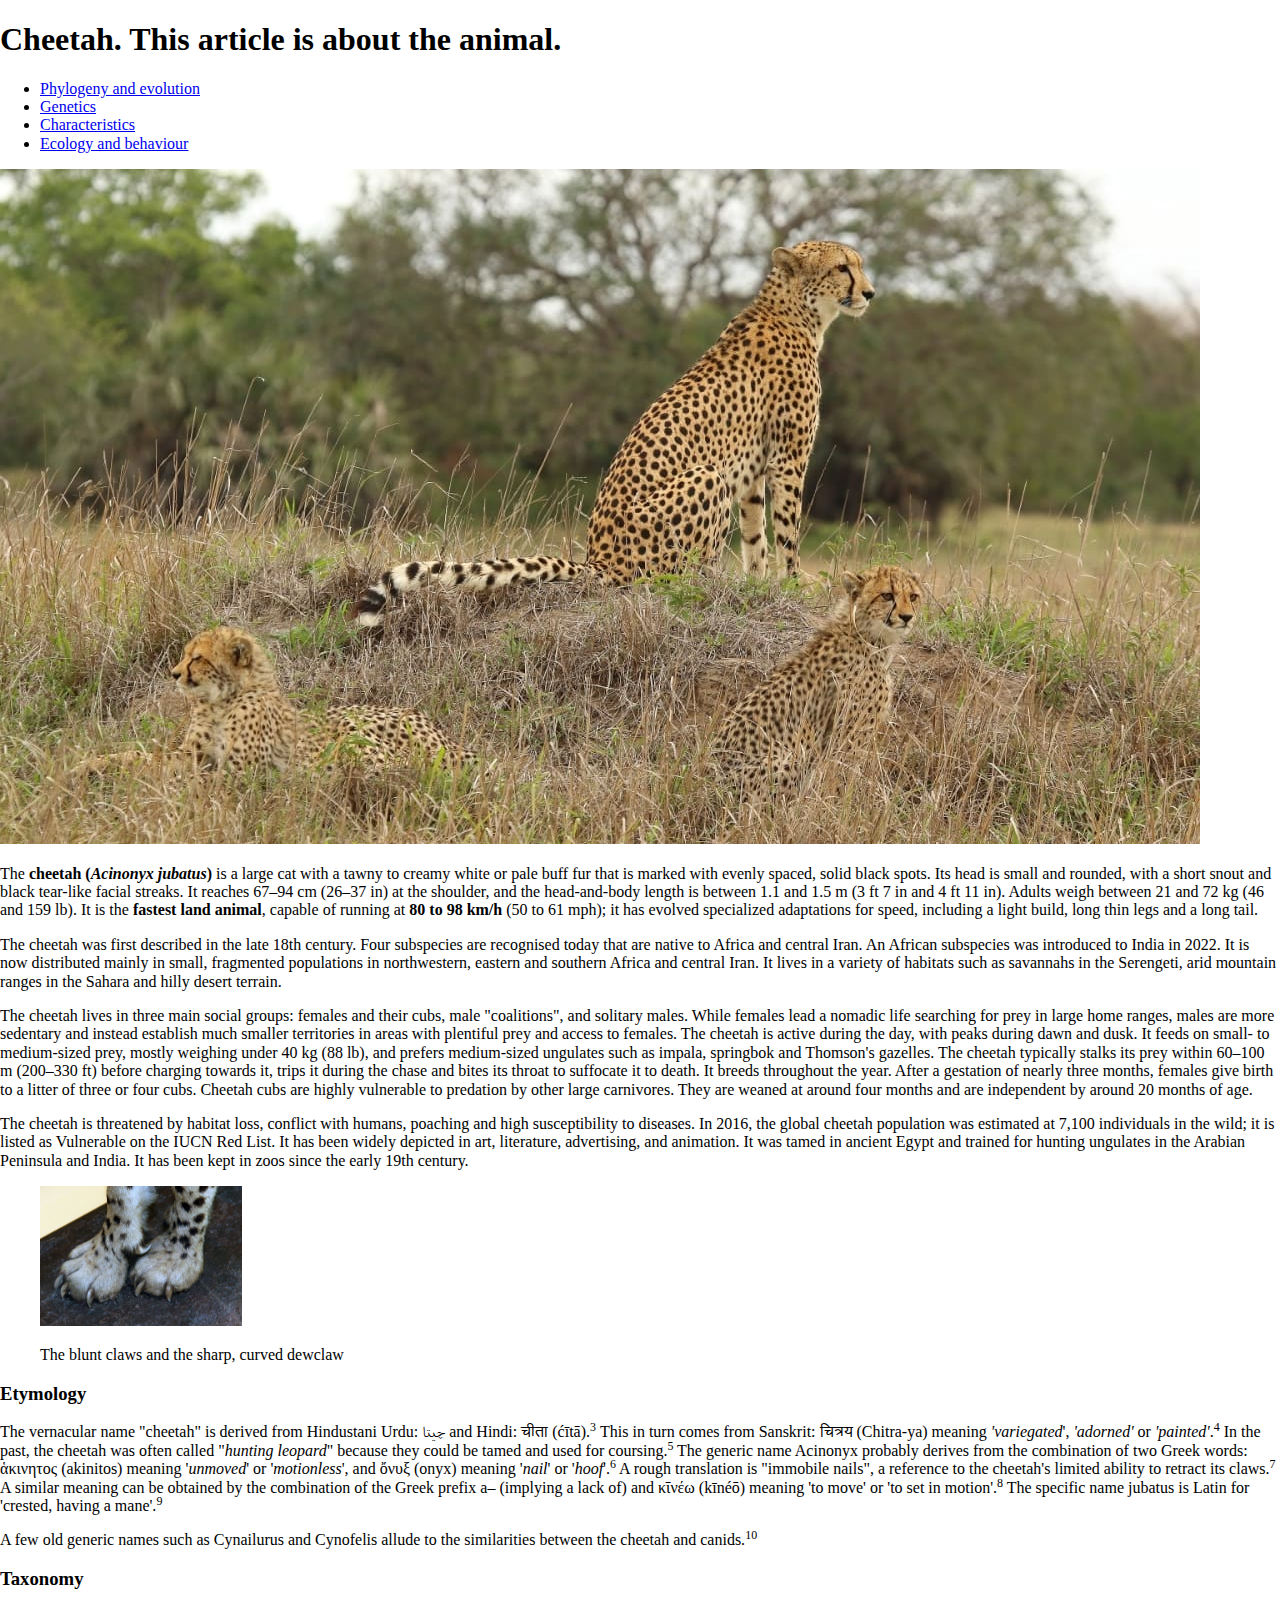
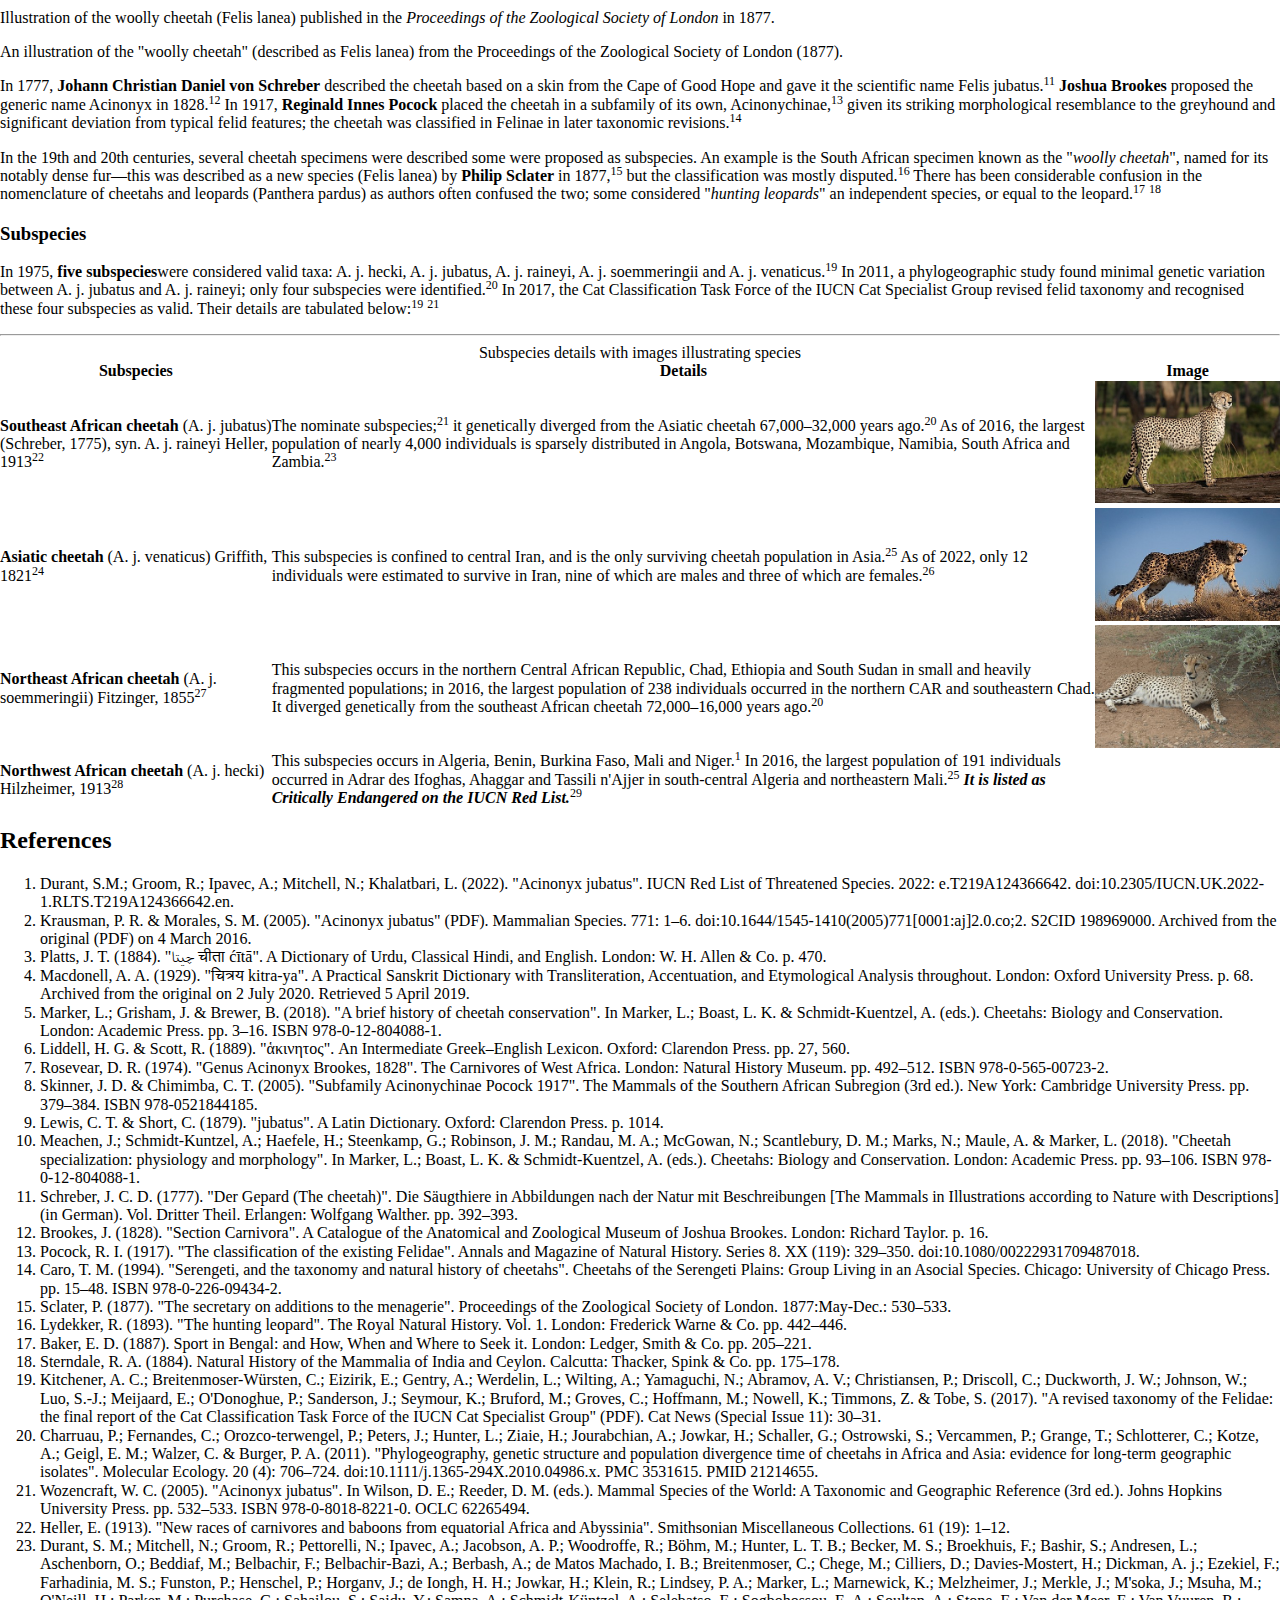
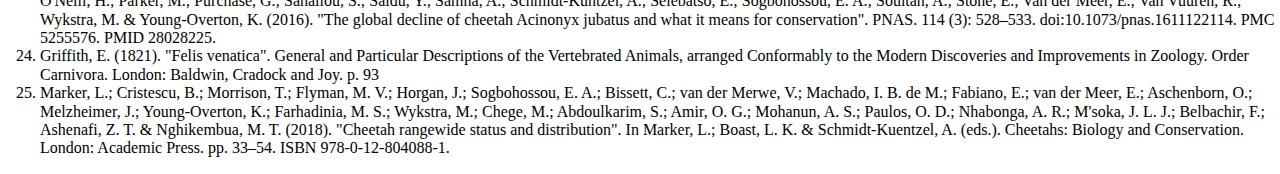
<file: Lesson-03.html>
<!DOCTYPE html> 
<html lang="en"> 	<head>
		<meta charset="utf-8"> 
		<meta name="revisit-after" content="7 days">
		<meta name="ROBOTS" content="index.follow">
		<meta name="viewport" content="device-width, initial-scale=1">
		<meta name="MobileOptimized" content="width">
		<meta name="HandHeldFriendly" content="true">
		<link href="style.css" rel="stylesheet" type="text/css">
		<link href="normalize.css" rel="stylesheet" type="text/css">
		<title>Cheetah</title>
		<link rel="canonical" href="https://en.wikipedia.org/wiki/Cheetah#" />
	</head>
	<body>
		<nav>
			<h1>Cheetah. This article is about the animal.</h1>
			<ul>
				<li><a href="#">Phylogeny and evolution</a></li>
				<li><a href="#">Genetics</a></li>
				<li><a href="#">Characteristics</a></li>
				<li><a href="#">Ecology and behaviour</a></li>
			</ul>
		</nav>
		<main class="mainContainer">
			<picture>
				<source srcset="../images/Cheetah-Hero-800.jpg" media="(min-width: 800px)">
				<source srcset="../images/Cheetah-Hero-400.jpg" media="(min-width: 400px)">
				<img src="../images/Cheetah-Hero-1920.jpg" alt="Cheetah mum and two cubs">
			</picture>
			<p>The <strong>cheetah (<i lang="la">Acinonyx jubatus</i>)</strong> is a large cat with a tawny to creamy white or pale buff fur that is marked with evenly spaced, solid black spots. Its head is small and rounded, with a short snout and black tear-like facial streaks. It reaches 67–94 <abbr aria-label="centimeters">cm</abbr> (26–37 <abbr aria-label="inches">in</abbr>) at the shoulder, and the head-and-body length is between 1.1 and 1.5 <abbr aria-label="meters">m</abbr> (3&nbsp;<abbr aria-label="feet">ft</abbr>&nbsp;7&nbsp;<abbr aria-label="inches">in</abbr> and 4 <abbr aria-label="feet">ft</abbr> 11 <abbr aria-label="inches">in</abbr>). Adults weigh between 21 and 72 <abbr aria-label="kilogram">kg</abbr> (46 and 159 <abbr aria-label="pound">lb</abbr>). It is the <strong>fastest land animal</strong>, capable of running at <strong>80 to 98 <abbr aria-label="kilometers">km</abbr>/<abbr aria-label="hour">h</abbr></strong> (50 to 61 <abbr aria-label="miles per hour">mph</abbr>); it has evolved specialized adaptations for speed, including a light build, long thin legs and a long tail.</p>
			<p>The cheetah was first described in the late 18th century. Four subspecies are recognised today that are native to Africa and central Iran. An African subspecies was introduced to India in 2022. It is now distributed mainly in small, fragmented populations in northwestern, eastern and southern Africa and central Iran. It lives in a variety of habitats such as savannahs in the Serengeti, arid mountain ranges in the Sahara and hilly desert terrain.</p>
			<p>The cheetah lives in three main social groups: females and their cubs, male &quot;coalitions&quot;, and solitary males. While females lead a nomadic life searching for prey in large home ranges, males are more sedentary and instead establish much smaller territories in areas with plentiful prey and access to females. The cheetah is active during the day, with peaks during dawn and dusk. It feeds on small- to medium-sized prey, mostly weighing under 40 <abbr aria-label="kilogram">kg</abbr> (88 <abbr aria-label="pound">lb</abbr>), and prefers medium-sized ungulates such as impala, springbok and Thomson's gazelles. The cheetah typically stalks its prey within 60–100 <abbr aria-label="meters">m</abbr> (200–330 <abbr aria-label="feet">ft</abbr>) before charging towards it, trips it during the chase and bites its throat to suffocate it to death. It breeds throughout the year. After a gestation of nearly three months, females give birth to a litter of three or four cubs. Cheetah cubs are highly vulnerable to predation by other large carnivores. They are weaned at around four months and are independent by around 20 months of age.</p>
			<p>The cheetah is threatened by habitat loss, conflict with humans, poaching and high susceptibility to diseases. In 2016, the global cheetah population was estimated at 7,100 individuals in the wild; it is listed as Vulnerable on the IUCN Red List. It has been widely depicted in art, literature, advertising, and animation. It was tamed in ancient Egypt and trained for hunting ungulates in the Arabian Peninsula and India. It has been kept in zoos since the early 19th century.</p>
			<figure id="fig-1">
				<img src="../images/Acinonyx_jubatus_47zz.jpg" srcset="../images//Acinonyx_jubatus_47zz.jpg 568w, 320px-Acinonyx_jubatus_47zz.jpg 300w" sizes="(min-width:60em) 33vw, (min-width: 40.5em) 50vw, 100vw" alt="Forepaws of a cheetah featuring blunt claws and the sharp, curved dewclaw" width="202">
				<figcaption>
					<p class="caption">The blunt claws and the sharp, curved dewclaw</p>
				</figcaption>
			</figure>
			<section id="Etymology">
				<h3>Etymology</h3>
					<p>The vernacular name &quot;cheetah&quot; is derived from Hindustani Urdu: <span lang="ur" dir="rtl">چیتا</span> and Hindi: <span lang="hi">चीता</span> (<span lang="la">ćītā</span>).<sup>3</sup> This in turn comes from Sanskrit: <span lang="sa">चित्रय</span> (Chitra-ya) meaning <em>'variegated</em>', <em>'adorned'</em> or <em>'painted'</em>.<sup>4</sup> In&nbsp;the past, the cheetah was often called &quot;<em>hunting leopard</em>&quot; because they could be tamed and used for coursing.<sup>5</sup> The generic name Acinonyx probably derives from the combination of two Greek words: <span lang="el">ἁκινητος</span> (akinitos) meaning '<em>unmoved</em>' or '<em>motionless</em>', and <span lang="el">ὄνυξ</span> (onyx) meaning '<em>nail</em>' or '<em>hoof</em>'.<sup>6</sup> A rough translation is &quot;immobile nails&quot;, a reference to the cheetah's limited ability to retract its claws.<sup>7</sup> A similar meaning can be obtained by the combination of the Greek prefix a– (implying a lack of) and κῑνέω (kīnéō) meaning 'to move' or 'to set in motion'.<sup>8</sup> The&nbsp;specific name jubatus is Latin for 'crested, having a mane'.<sup>9</sup></p>
					<p>A few old generic names such as Cynailurus and Cynofelis allude to the similarities between the cheetah and canids.<sup>10</sup></p>
			</section>
			<section id="Taxonomy">
				<h3>Taxonomy</h3>
					<p>Illustration of the woolly cheetah (<span class="taxonomy class">Felis lanea</span>) published in the <cite class="journal">Proceedings of the Zoological Society of London</cite> in 1877.</p>
					<p>An illustration of the &quot;woolly cheetah&quot; (described as <span class="taxonomy class">Felis lanea</span>) from the Proceedings of the Zoological Society of London (1877).</p>
					<p>In 1777, <strong>Johann Christian Daniel von Schreber</strong> described the cheetah based on a skin from the Cape of Good Hope and gave it the scientific name <span class="taxonomy class">Felis jubatus</span>.<sup>11</sup> <strong>Joshua&nbsp;Brookes</strong> proposed the generic name <span class="taxonomy class">Acinonyx</span> in 1828.<sup>12</sup> In 1917, <strong>Reginald&nbsp;Innes&nbsp;Pocock</strong> placed the cheetah in a subfamily of its own, <span class="taxonomy class">Acinonychinae</span>,<sup>13</sup> given its striking morphological resemblance to the greyhound and significant deviation from typical felid features; the cheetah was classified in <span class="taxonomy class">Felinae</span> in later taxonomic revisions.<sup>14</sup></p>
					<p>In the 19th and 20th centuries, several cheetah specimens were described	some were proposed as subspecies. An example is the South African specimen known as the &quot;<em>woolly cheetah</em>&quot;, named for its notably dense fur—this was described as a new species (<span class="taxonomy class">Felis lanea</span>) by <strong>Philip Sclater</strong> in 1877,<sup>15</sup> but the classification was mostly disputed.<sup>16</sup> There has been considerable confusion in the nomenclature of cheetahs and leopards (<span class="taxonomy class">Panthera pardus</span>) as authors often confused the two; some considered &quot;<em>hunting leopards</em>&quot; an independent species, or equal to the leopard.<sup>17</sup> <sup>18</sup></p>
			</section>
			<section id="Subspecies">
				<h3>Subspecies</h3>
					<p>In 1975, <strong>five subspecies</strong>were considered valid taxa: <span class="taxonomy class">A.&nbsp;j. hecki, A.&nbsp;j. jubatus, A.&nbsp;j. raineyi, A.&nbsp;j. soemmeringii and A.&nbsp;j. venaticus</span>.<sup>19</sup> In 2011, a phylogeographic study found minimal genetic variation between <span class="taxonomy class">A.&nbsp;j. jubatus</span> and <span class="taxonomy class">A.&nbsp;j. raineyi</span>; only four subspecies were identified.<sup>20</sup> In 2017, the Cat Classification Task Force of the IUCN Cat Specialist Group revised felid taxonomy and recognised these four subspecies as valid. Their details are tabulated below:<sup>19</sup> <sup>21</sup></p>
					<hr>
						<table cellpadding="0" cellspacing="0" width="100%">
				<caption>Subspecies details with images illustrating species</caption>
				<thead>
					<tr>
						<th scope="column">Subspecies</th>
						<th scope="column">Details</th>
						<th scope="column">Image</th>
					</tr>
				</thead>
				<tbody>
					<tr>
						<td class="col1"><strong>Southeast African cheetah</strong> (A.&nbsp;j. jubatus) (Schreber, 1775), syn. A.&nbsp;j. raineyi Heller, 1913<sup>22</sup></td>
						<td class="col2">The nominate subspecies;<sup>21</sup> it genetically diverged from the Asiatic cheetah 67,000–32,000 years ago.<sup>20</sup> As of 2016, the largest population of nearly 4,000 individuals is sparsely distributed in Angola, Botswana, Mozambique, Namibia, South Africa and Zambia.<sup>23</sup></td>
						<td class="col3"><img src="../images/Cheetah,_Masai_Mara_(52448476886).jpg" width="100%" height="auto" alt="Southeast African cheetah in Masai Mara, Kenya"></td>
					</tr>
					<tr>
						<td class="col1"><strong>Asiatic cheetah</strong> (A.&nbsp;j. venaticus) Griffith, 1821<sup>24</sup></td>
						<td class="col2">This subspecies is confined to central Iran, and is the only surviving cheetah population in Asia.<sup>25</sup> As of 2022, only 12 individuals were estimated to survive in Iran, nine of which are males and three of which are females.<sup>26</sup></td>
						<td class="col3"><img src="../images/440px-Iranian_Cheetah_roars.jpg" width="100%" height="auto" alt="Iranian_Cheetah"></td>
					</tr>
					<tr>
						<td class="col1"><strong>Northeast African cheetah</strong> (A.&nbsp;j. soemmeringii) Fitzinger, 1855<sup>27</sup></td>
						<td class="col2">This subspecies occurs in the northern Central African Republic, Chad, Ethiopia and South Sudan in small and heavily fragmented populations; in 2016, the largest population of 238 individuals occurred in the northern CAR and southeastern Chad. It diverged genetically from the southeast African cheetah 72,000–16,000 years ago.<sup>20</sup></td>
						<td class="col3"><img src="../images/440px-Cheetah_in_the_shade_DVIDS147321.jpg" width="100%" height="auto" alt="Northeast African cheetah resting on the ground in Djibouti City, Djibouti"></td>
					</tr>
					<tr>
						<td class="col1"><strong>Northwest African cheetah</strong> (A.&nbsp;j. hecki) Hilzheimer, 1913<sup>28</sup></td>
						<td class="col2">This subspecies occurs in Algeria, Benin, Burkina Faso, Mali and Niger.<sup>1</sup> In 2016, the largest population of 191 individuals occurred in Adrar des Ifoghas, Ahaggar and Tassili n'Ajjer in south-central Algeria and northeastern Mali.<sup>25</sup> <em><strong>It&nbsp;is listed as Critically Endangered on the IUCN Red List.</strong></em><sup>29</sup></td>
						<td class="col3"></td>
					</tr>
				</tbody>
			</table>
			</section>
			<section id="References">
				<h2>References</h2>
				<ol>
				<li>Durant, S.M.; Groom, R.; Ipavec, A.; Mitchell, N.; Khalatbari, L. (2022). "Acinonyx jubatus". IUCN Red List of Threatened Species. 2022: e.T219A124366642. doi:10.2305/IUCN.UK.2022-1.RLTS.T219A124366642.en.</li>
				<li>Krausman, P. R. &amp; Morales, S. M. (2005). "Acinonyx jubatus" (PDF). Mammalian Species. 771: 1–6. doi:10.1644/1545-1410(2005)771[0001:aj]2.0.co;2. S2CID 198969000. Archived from the original (PDF) on 4 March 2016.</li>
				<li>Platts, J. T. (1884). "چيتا चीता ćītā". A Dictionary of Urdu, Classical Hindi, and English. London: W. H. Allen &amp; Co. p. 470.</li>
				<li>Macdonell, A. A. (1929). "चित्रय kitra-ya". A Practical Sanskrit Dictionary with Transliteration, Accentuation, and Etymological Analysis throughout. London: Oxford University Press. p. 68. Archived from the original on 2 July 2020. Retrieved 5 April 2019.</li>
				<li>Marker, L.; Grisham, J. &amp; Brewer, B. (2018). "A brief history of cheetah conservation". In Marker, L.; Boast, L. K. &amp; Schmidt-Kuentzel, A. (eds.). Cheetahs: Biology and Conservation. London: Academic Press. pp. 3–16. ISBN 978-0-12-804088-1.</li>
				<li>Liddell, H. G. &amp; Scott, R. (1889). "ἁκινητος". An Intermediate Greek–English Lexicon. Oxford: Clarendon Press. pp. 27, 560.</li>
				<li>Rosevear, D. R. (1974). "Genus Acinonyx Brookes, 1828". The Carnivores of West Africa. London: Natural History Museum. pp. 492–512. ISBN 978-0-565-00723-2.</li>
				<li>Skinner, J. D. &amp; Chimimba, C. T. (2005). "Subfamily Acinonychinae Pocock 1917". The Mammals of the Southern African Subregion (3rd ed.). New York: Cambridge University Press. pp. 379–384. ISBN 978-0521844185.</li>
				<li> Lewis, C. T. &amp; Short, C. (1879). "jubatus". A Latin Dictionary. Oxford: Clarendon Press. p. 1014.</li>
				<li>Meachen, J.; Schmidt-Kuntzel, A.; Haefele, H.; Steenkamp, G.; Robinson, J. M.; Randau, M. A.; McGowan, N.; Scantlebury, D. M.; Marks, N.; Maule, A. &amp; Marker, L. (2018). "Cheetah specialization: physiology and morphology". In Marker, L.; Boast, L. K. &amp; Schmidt-Kuentzel, A. (eds.). Cheetahs: Biology and Conservation. London: Academic Press. pp. 93–106. ISBN 978-0-12-804088-1.</li>
				<li> Schreber, J. C. D. (1777). "Der Gepard (The cheetah)". Die Säugthiere in Abbildungen nach der Natur mit Beschreibungen [The Mammals in Illustrations according to Nature with Descriptions] (in German). Vol. Dritter Theil. Erlangen: Wolfgang Walther. pp. 392–393.</li>
				<li> Brookes, J. (1828). "Section Carnivora". A Catalogue of the Anatomical and Zoological Museum of Joshua Brookes. London: Richard Taylor. p. 16.</li>
				<li> Pocock, R. I. (1917). "The classification of the existing Felidae". Annals and Magazine of Natural History. Series 8. XX (119): 329–350. doi:10.1080/00222931709487018.</li>
				<li>Caro, T. M. (1994). "Serengeti, and the taxonomy and natural history of cheetahs". Cheetahs of the Serengeti Plains: Group Living in an Asocial Species. Chicago: University of Chicago Press. pp. 15–48. ISBN 978-0-226-09434-2.</li>
				<li> Sclater, P. (1877). "The secretary on additions to the menagerie". Proceedings of the Zoological Society of London. 1877:May-Dec.: 530–533.</li>
				<li>Lydekker, R. (1893). "The hunting leopard". The Royal Natural History. Vol. 1. London: Frederick Warne &amp; Co. pp. 442–446.</li>
				<li>Baker, E. D. (1887). Sport in Bengal: and How, When and Where to Seek it. London: Ledger, Smith &amp; Co. pp. 205–221.</li>
				<li>Sterndale, R. A. (1884). Natural History of the Mammalia of India and Ceylon. Calcutta: Thacker, Spink &amp; Co. pp. 175–178.</li>
				<li>Kitchener, A. C.; Breitenmoser-Würsten, C.; Eizirik, E.; Gentry, A.; Werdelin, L.; Wilting, A.; Yamaguchi, N.; Abramov, A. V.; Christiansen, P.; Driscoll, C.; Duckworth, J. W.; Johnson, W.; Luo, S.-J.; Meijaard, E.; O'Donoghue, P.; Sanderson, J.; Seymour, K.; Bruford, M.; Groves, C.; Hoffmann, M.; Nowell, K.; Timmons, Z. &amp; Tobe, S. (2017). "A revised taxonomy of the Felidae: the final report of the Cat Classification Task Force of the IUCN Cat Specialist Group" (PDF). Cat News (Special Issue 11): 30–31.</li>
				<li>Charruau, P.; Fernandes, C.; Orozco-terwengel, P.; Peters, J.; Hunter, L.; Ziaie, H.; Jourabchian, A.; Jowkar, H.; Schaller, G.; Ostrowski, S.; Vercammen, P.; Grange, T.; Schlotterer, C.; Kotze, A.; Geigl, E. M.; Walzer, C. &amp; Burger, P. A. (2011). "Phylogeography, genetic structure and population divergence time of cheetahs in Africa and Asia: evidence for long-term geographic isolates". Molecular Ecology. 20 (4): 706–724. doi:10.1111/j.1365-294X.2010.04986.x. PMC 3531615. PMID 21214655.</li>
				<li>Wozencraft, W. C. (2005). "Acinonyx jubatus". In Wilson, D. E.; Reeder, D. M. (eds.). Mammal Species of the World: A Taxonomic and Geographic Reference (3rd ed.). Johns Hopkins University Press. pp. 532–533. ISBN 978-0-8018-8221-0. OCLC 62265494.</li>
				<li> Heller, E. (1913). "New races of carnivores and baboons from equatorial Africa and Abyssinia". Smithsonian Miscellaneous Collections. 61 (19): 1–12.</li>
				<li>Durant, S. M.; Mitchell, N.; Groom, R.; Pettorelli, N.; Ipavec, A.; Jacobson, A. P.; Woodroffe, R.; Böhm, M.; Hunter, L. T. B.; Becker, M. S.; Broekhuis, F.; Bashir, S.; Andresen, L.; Aschenborn, O.; Beddiaf, M.; Belbachir, F.; Belbachir-Bazi, A.; Berbash, A.; de Matos Machado, I. B.; Breitenmoser, C.; Chege, M.; Cilliers, D.; Davies-Mostert, H.; Dickman, A.&nbsp;j.; Ezekiel, F.; Farhadinia, M. S.; Funston, P.; Henschel, P.; Horganv, J.; de Iongh, H. H.; Jowkar, H.; Klein, R.; Lindsey, P. A.; Marker, L.; Marnewick, K.; Melzheimer, J.; Merkle, J.; M'soka, J.; Msuha, M.; O'Neill, H.; Parker, M.; Purchase, G.; Sahailou, S.; Saidu, Y.; Samna, A.; Schmidt-Küntzel, A.; Selebatso, E.; Sogbohossou, E. A.; Soultan, A.; Stone, E.; Van der Meer, E.; Van Vuuren, R.; Wykstra, M. &amp; Young-Overton, K. (2016). "The global decline of cheetah Acinonyx jubatus and what it means for conservation". PNAS. 114 (3): 528–533. doi:10.1073/pnas.1611122114. PMC 5255576. PMID 28028225.</li>
				<li> Griffith, E. (1821). "Felis venatica". General and Particular Descriptions of the Vertebrated Animals, arranged Conformably to the Modern Discoveries and Improvements in Zoology. Order Carnivora. London: Baldwin, Cradock and Joy. p. 93</li>
				<li>Marker, L.; Cristescu, B.; Morrison, T.; Flyman, M. V.; Horgan, J.; Sogbohossou, E. A.; Bissett, C.; van der Merwe, V.; Machado, I. B. de M.; Fabiano, E.; van der Meer, E.; Aschenborn, O.; Melzheimer, J.; Young-Overton, K.; Farhadinia, M. S.; Wykstra, M.; Chege, M.; Abdoulkarim, S.; Amir, O. G.; Mohanun, A. S.; Paulos, O. D.; Nhabonga, A. R.; M'soka, J. L. J.; Belbachir, F.; Ashenafi, Z. T. &amp; Nghikembua, M. T. (2018). "Cheetah rangewide status and distribution". In Marker, L.; Boast, L. K. &amp; Schmidt-Kuentzel, A. (eds.). Cheetahs: Biology and Conservation. London: Academic Press. pp. 33–54. ISBN 978-0-12-804088-1.</li>
			</ol>
			</section>
</main>
</body>
</html>
</file>
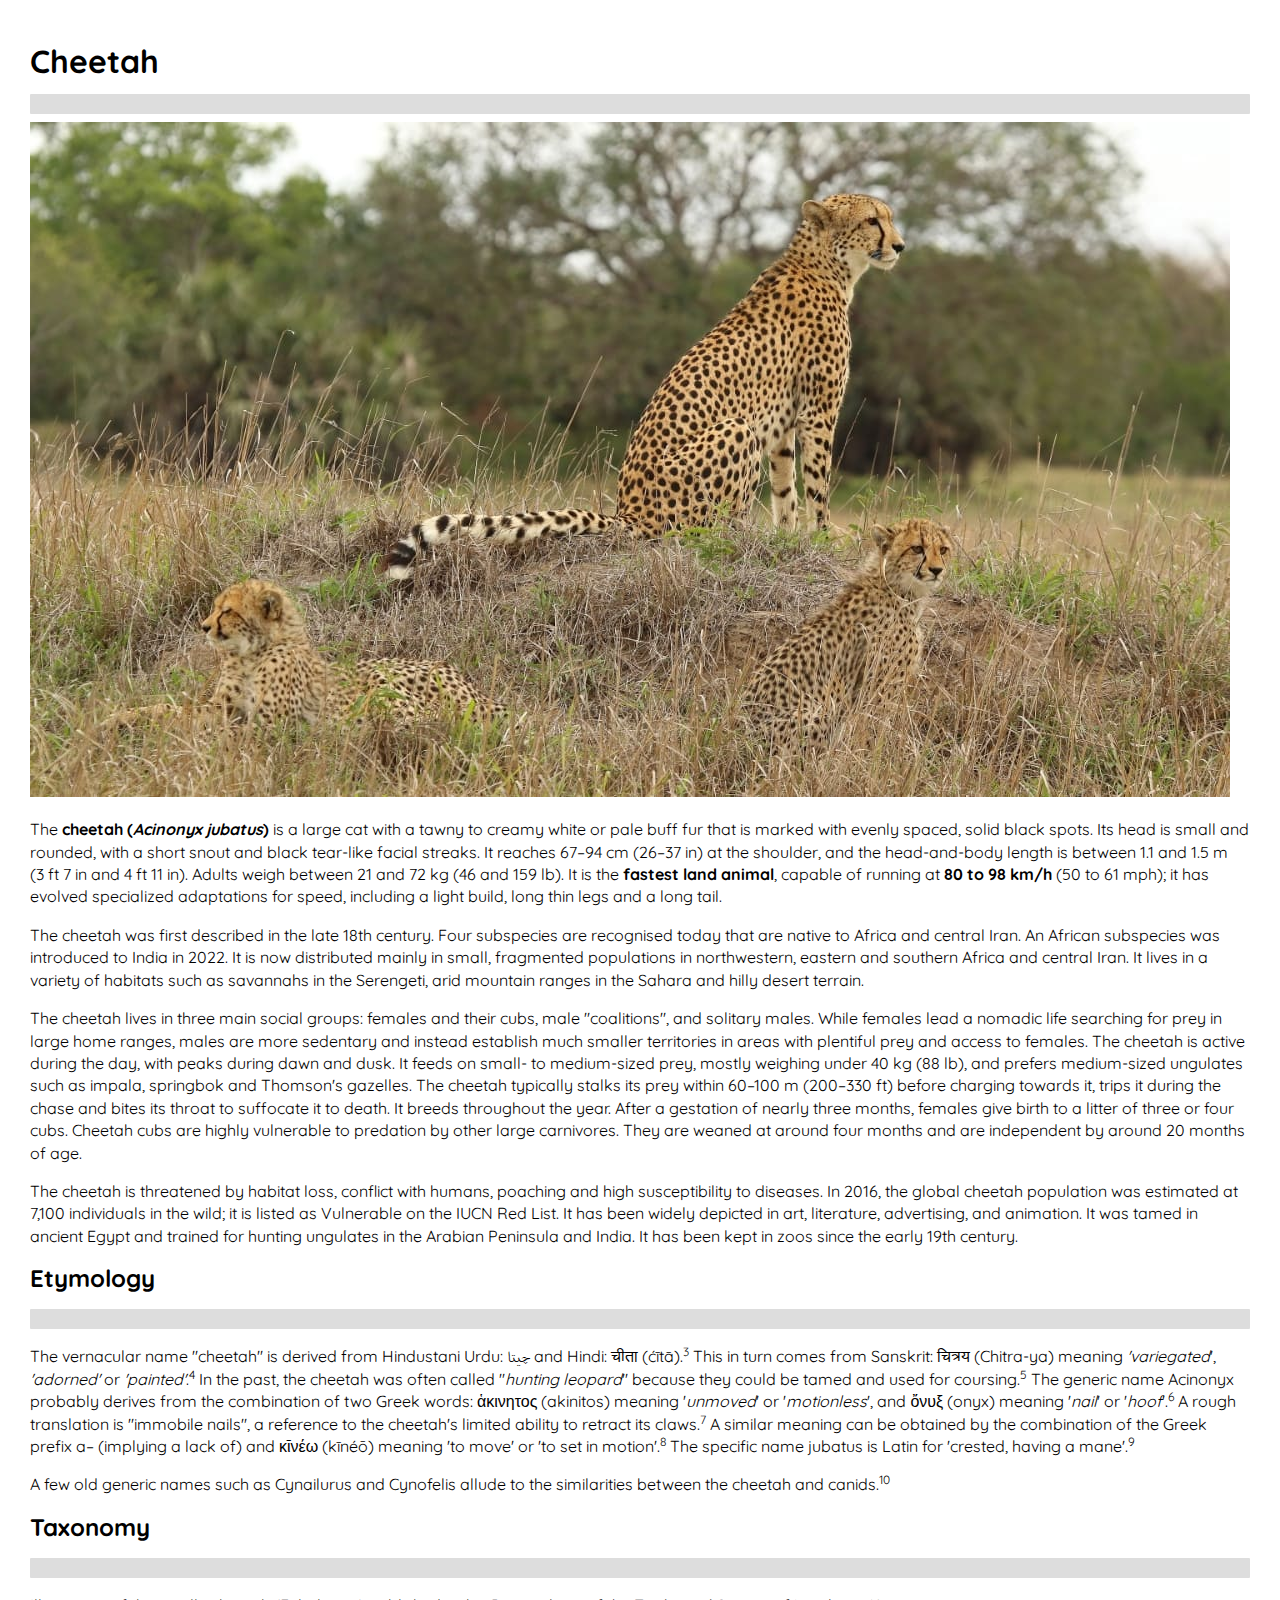
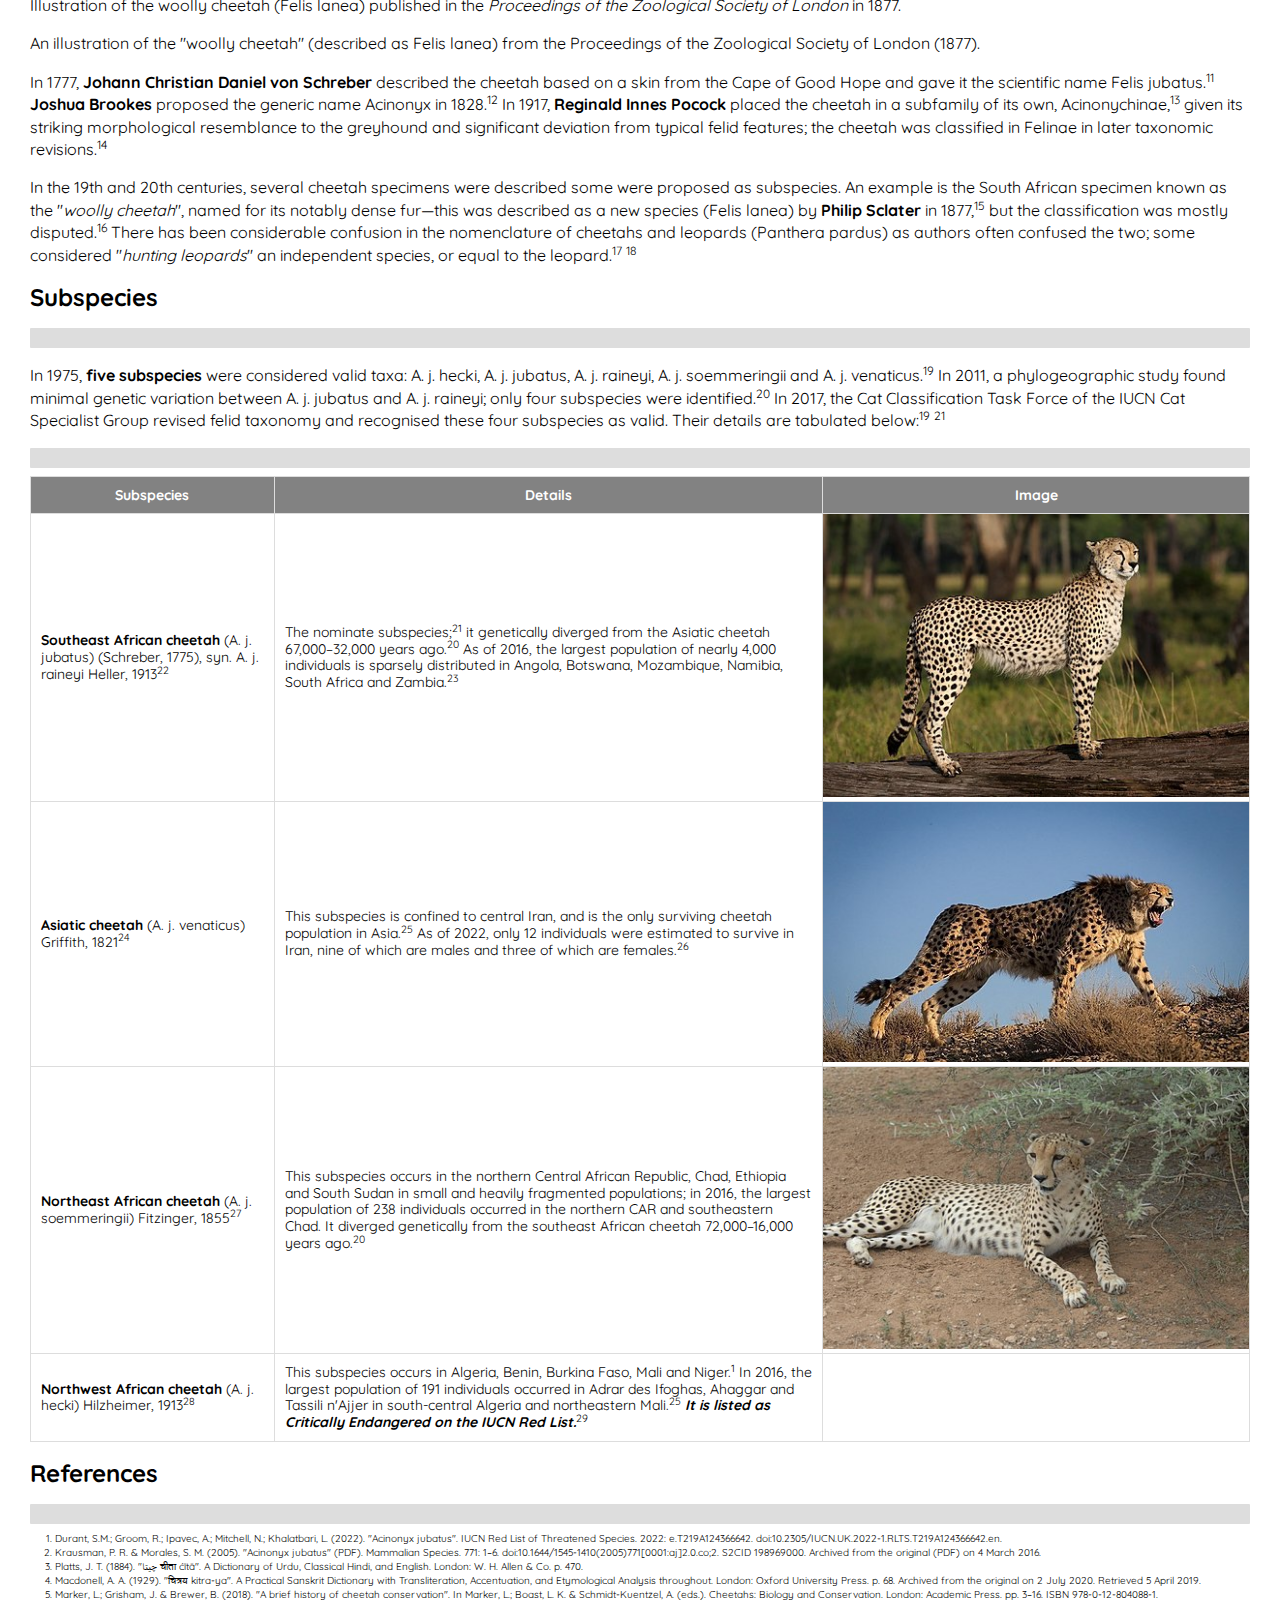
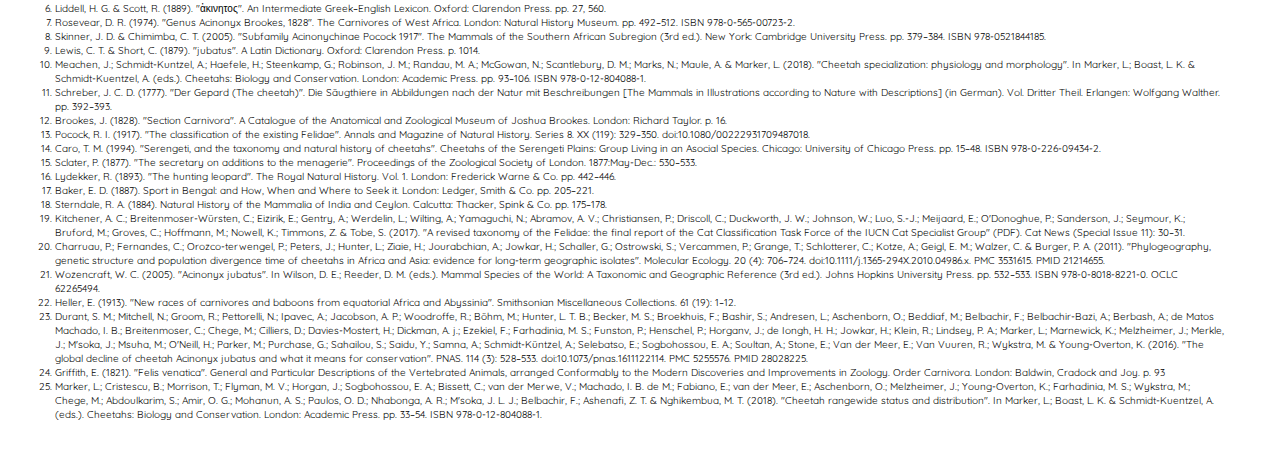
<file: Lesson-02/Lesson-02.html>
<!DOCTYPE html> 
<html lang="en"> 	<head>
		<meta charset="utf-8"> 
		<meta name="revisit-after" content="7 days">
		<meta name="ROBOTS" content="index.follow">
		<meta name="viewport" content="device-width, initial-scale=1">
		<meta name="MobileOptimized" content="width">
		<meta name="HandHeldFriendly" content="true">
		<link href="style.css" rel="stylesheet" type="text/css">
		<link href="normalize.css" rel="stylesheet" type="text/css">
		<title>Cheetah</title>
		<link rel="canonical" href="https://en.wikipedia.org/wiki/Cheetah#" />
	</head>
	<body>
		<div class="mainContainer">
		<h1>Cheetah</h1>
		<hr>
			<picture>
				<source srcset="images/Cheetah-Hero-800.jpg" media="(min-width: 800px)">
				<source srcset="images/Cheetah-Hero-400.jpg" media="(min-width: 400px)">
				<img src="images/Cheetah-Hero-1920.jpg" alt="Cheetah mum and two cubs">
			</picture>
		<p>The <strong>cheetah (<i lang="la">Acinonyx jubatus</i>)</strong> is a large cat with a tawny to creamy white or pale buff fur that is marked with evenly spaced, solid black spots. Its head is small and rounded, with a short snout and black tear-like facial streaks. It reaches 67–94 <abbr aria-label="centimeters">cm</abbr> (26–37 <abbr aria-label="inches">in</abbr>) at the shoulder, and the head-and-body length is between 1.1 and 1.5 <abbr aria-label="meters">m</abbr> (3&nbsp;<abbr aria-label="feet">ft</abbr>&nbsp;7&nbsp;<abbr aria-label="inches">in</abbr> and 4 <abbr aria-label="feet">ft</abbr> 11 <abbr aria-label="inches">in</abbr>). Adults weigh between 21 and 72 <abbr aria-label="kilogram">kg</abbr> (46 and 159 <abbr aria-label="pound">lb</abbr>). It is the <strong>fastest land animal</strong>, capable of running at <strong>80 to 98 <abbr aria-label="kilometers">km</abbr>/<abbr aria-label="hour">h</abbr></strong> (50 to 61 <abbr aria-label="miles per hour">mph</abbr>); it has evolved specialized adaptations for speed, including a light build, long thin legs and a long tail.</p>
		<p>The cheetah was first described in the late 18th century. Four subspecies are recognised today that are native to Africa and central Iran. An African subspecies was introduced to India in 2022. It is now distributed mainly in small, fragmented populations in northwestern, eastern and southern Africa and central Iran. It lives in a variety of habitats such as savannahs in the Serengeti, arid mountain ranges in the Sahara and hilly desert terrain.</p>
		<p>The cheetah lives in three main social groups: females and their cubs, male &quot;coalitions&quot;, and solitary males. While females lead a nomadic life searching for prey in large home ranges, males are more sedentary and instead establish much smaller territories in areas with plentiful prey and access to females. The cheetah is active during the day, with peaks during dawn and dusk. It feeds on small- to medium-sized prey, mostly weighing under 40 <abbr aria-label="kilogram">kg</abbr> (88 <abbr aria-label="pound">lb</abbr>), and prefers medium-sized ungulates such as impala, springbok and Thomson's gazelles. The cheetah typically stalks its prey within 60–100 <abbr aria-label="meters">m</abbr> (200–330 <abbr aria-label="feet">ft</abbr>) before charging towards it, trips it during the chase and bites its throat to suffocate it to death. It breeds throughout the year. After a gestation of nearly three months, females give birth to a litter of three or four cubs. Cheetah cubs are highly vulnerable to predation by other large carnivores. They are weaned at around four months and are independent by around 20 months of age.</p>
		<p>The cheetah is threatened by habitat loss, conflict with humans, poaching and high susceptibility to diseases. In 2016, the global cheetah population was estimated at 7,100 individuals in the wild; it is listed as Vulnerable on the IUCN Red List. It has been widely depicted in art, literature, advertising, and animation. It was tamed in ancient Egypt and trained for hunting ungulates in the Arabian Peninsula and India. It has been kept in zoos since the early 19th century.</p>
		<h2>Etymology</h2>
		<hr>
		<p>The vernacular name &quot;cheetah&quot; is derived from Hindustani Urdu: <span lang="ur" dir="rtl">چیتا</span> and Hindi: <span lang="hi">चीता</span> (<span lang="la">ćītā</span>).<sup>3</sup> This in turn comes from Sanskrit: <span lang="sa">चित्रय</span> (Chitra-ya) meaning <em>'variegated</em>', <em>'adorned'</em> or <em>'painted'</em>.<sup>4</sup> In&nbsp;the past, the cheetah was often called &quot;<em>hunting leopard</em>&quot; because they could be tamed and used for coursing.<sup>5</sup> The generic name Acinonyx probably derives from the combination of two Greek words: <span lang="el">ἁκινητος</span> (akinitos) meaning '<em>unmoved</em>' or '<em>motionless</em>', and <span lang="el">ὄνυξ</span> (onyx) meaning '<em>nail</em>' or '<em>hoof</em>'.<sup>6</sup> A rough translation is &quot;immobile nails&quot;, a reference to the cheetah's limited ability to retract its claws.<sup>7</sup> A similar meaning can be obtained by the combination of the Greek prefix a– (implying a lack of) and κῑνέω (kīnéō) meaning 'to move' or 'to set in motion'.<sup>8</sup> The&nbsp;specific name jubatus is Latin for 'crested, having a mane'.<sup>9</sup></p>
		<p>A few old generic names such as Cynailurus and Cynofelis allude to the similarities between the cheetah and canids.<sup>10</sup></p>
		<h2>Taxonomy</h2>
		<hr>
	<p>Illustration of the woolly cheetah (<span class="taxonomy class">Felis lanea</span>) published in the <cite class="journal">Proceedings of the Zoological Society of London</cite> in 1877.</p>
		<p>An illustration of the &quot;woolly cheetah&quot; (described as <span class="taxonomy class">Felis lanea</span>) from the Proceedings of the Zoological Society of London (1877).</p>
		<p>In 1777, <strong>Johann Christian Daniel von Schreber</strong> described the cheetah based on a skin from the Cape of Good Hope and gave it the scientific name <span class="taxonomy class">Felis jubatus</span>.<sup>11</sup> <strong>Joshua&nbsp;Brookes</strong> proposed the generic name <span class="taxonomy class">Acinonyx</span> in 1828.<sup>12</sup> In 1917, <strong>Reginald&nbsp;Innes&nbsp;Pocock</strong> placed the cheetah in a subfamily of its own, <span class="taxonomy class">Acinonychinae</span>,<sup>13</sup> given its striking morphological resemblance to the greyhound and significant deviation from typical felid features; the cheetah was classified in <span class="taxonomy class">Felinae</span> in later taxonomic revisions.<sup>14</sup></p>
		<p>In the 19th and 20th centuries, several cheetah specimens were described	some were proposed as subspecies. An example is the South African specimen known as the &quot;<em>woolly cheetah</em>&quot;, named for its notably dense fur—this was described as a new species (<span class="taxonomy class">Felis lanea</span>) by <strong>Philip Sclater</strong> in 1877,<sup>15</sup> but the classification was mostly disputed.<sup>16</sup> There has been considerable confusion in the nomenclature of cheetahs and leopards (<span class="taxonomy class">Panthera pardus</span>) as authors often confused the two; some considered &quot;<em>hunting leopards</em>&quot; an independent species, or equal to the leopard.<sup>17</sup> <sup>18</sup></p>
		<h2>Subspecies</h2>
	<hr>
		<p>In 1975, <strong>five subspecies</strong> were considered valid taxa: <span class="taxonomy class">A.&nbsp;j. hecki, A.&nbsp;j. jubatus, A.&nbsp;j. raineyi, A.&nbsp;j. soemmeringii and A.&nbsp;j. venaticus</span>.<sup>19</sup> In 2011, a phylogeographic study found minimal genetic variation between <span class="taxonomy class">A.&nbsp;j. jubatus</span> and <span class="taxonomy class">A.&nbsp;j. raineyi</span>; only four subspecies were identified.<sup>20</sup> In 2017, the Cat Classification Task Force of the IUCN Cat Specialist Group revised felid taxonomy and recognised these four subspecies as valid. Their details are tabulated below:<sup>19</sup> <sup>21</sup></p>
		<hr>
		<table cellpadding="0" cellspacing="0" width="100%">
			<tr>
				<th>Subspecies</th>
				<th>Details</th>
				<th>Image</th>
			</tr>
			<tr>
				<td class="col1"><strong>Southeast African cheetah</strong> (A.&nbsp;j. jubatus) (Schreber, 1775), syn. A.&nbsp;j. raineyi Heller, 1913<sup>22</sup></td>
				<td class="col2">The nominate subspecies;<sup>21</sup> it genetically diverged from the Asiatic cheetah 67,000–32,000 years ago.<sup>20</sup> As of 2016, the largest population of nearly 4,000 individuals is sparsely distributed in Angola, Botswana, Mozambique, Namibia, South Africa and Zambia.<sup>23</sup></td>
				<td class="col3"><img src="images/Cheetah,_Masai_Mara_(52448476886).jpg" width="100%" height="auto" alt="Southeast African cheetah in Masai Mara, Kenya"></td>
			</tr>
			<tr>
				<td class="col1"><strong>Asiatic cheetah</strong> (A.&nbsp;j. venaticus) Griffith, 1821<sup>24</sup></td>
				<td class="col2">This subspecies is confined to central Iran, and is the only surviving cheetah population in Asia.<sup>25</sup> As of 2022, only 12 individuals were estimated to survive in Iran, nine of which are males and three of which are females.<sup>26</sup></td>
				<td class="col3"><img src="images/440px-Iranian_Cheetah_roars.jpg" width="100%" height="auto" alt="Iranian_Cheetah"></td>
			</tr>
			<tr>
				<td class="col1"><strong>Northeast African cheetah</strong> (A.&nbsp;j. soemmeringii) Fitzinger, 1855<sup>27</sup></td>
				<td class="col2">This subspecies occurs in the northern Central African Republic, Chad, Ethiopia and South Sudan in small and heavily fragmented populations; in 2016, the largest population of 238 individuals occurred in the northern CAR and southeastern Chad. It diverged genetically from the southeast African cheetah 72,000–16,000 years ago.<sup>20</sup></td>
				<td class="col3"><img src="images/440px-Cheetah_in_the_shade_DVIDS147321.jpg" width="100%" height="auto" alt="Northeast African cheetah resting on the ground in Djibouti City, Djibouti"></td>
			</tr>
			<tr>
				<td class="col1"><strong>Northwest African cheetah</strong> (A.&nbsp;j. hecki) Hilzheimer, 1913<sup>28</sup></td>
				<td class="col2">This subspecies occurs in Algeria, Benin, Burkina Faso, Mali and Niger.<sup>1</sup> In 2016, the largest population of 191 individuals occurred in Adrar des Ifoghas, Ahaggar and Tassili n'Ajjer in south-central Algeria and northeastern Mali.<sup>25</sup> <em><strong>It&nbsp;is listed as Critically Endangered on the IUCN Red List.</strong></em><sup>29</sup></td>
				<td class="col3"></td>
			</tr>
		</table>
		<h2>References</h2>
	<hr>
		<ol>
			<li>Durant, S.M.; Groom, R.; Ipavec, A.; Mitchell, N.; Khalatbari, L. (2022). "Acinonyx jubatus". IUCN Red List of Threatened Species. 2022: e.T219A124366642. doi:10.2305/IUCN.UK.2022-1.RLTS.T219A124366642.en.</li>
			<li>Krausman, P. R. &amp; Morales, S. M. (2005). "Acinonyx jubatus" (PDF). Mammalian Species. 771: 1–6. doi:10.1644/1545-1410(2005)771[0001:aj]2.0.co;2. S2CID 198969000. Archived from the original (PDF) on 4 March 2016.</li>
			<li>Platts, J. T. (1884). "چيتا चीता ćītā". A Dictionary of Urdu, Classical Hindi, and English. London: W. H. Allen &amp; Co. p. 470.</li>
			<li>Macdonell, A. A. (1929). "चित्रय kitra-ya". A Practical Sanskrit Dictionary with Transliteration, Accentuation, and Etymological Analysis throughout. London: Oxford University Press. p. 68. Archived from the original on 2 July 2020. Retrieved 5 April 2019.</li>
			<li>Marker, L.; Grisham, J. &amp; Brewer, B. (2018). "A brief history of cheetah conservation". In Marker, L.; Boast, L. K. &amp; Schmidt-Kuentzel, A. (eds.). Cheetahs: Biology and Conservation. London: Academic Press. pp. 3–16. ISBN 978-0-12-804088-1.</li>
			<li>Liddell, H. G. &amp; Scott, R. (1889). "ἁκινητος". An Intermediate Greek–English Lexicon. Oxford: Clarendon Press. pp. 27, 560.</li>
			<li>Rosevear, D. R. (1974). "Genus Acinonyx Brookes, 1828". The Carnivores of West Africa. London: Natural History Museum. pp. 492–512. ISBN 978-0-565-00723-2.</li>
			<li>Skinner, J. D. &amp; Chimimba, C. T. (2005). "Subfamily Acinonychinae Pocock 1917". The Mammals of the Southern African Subregion (3rd ed.). New York: Cambridge University Press. pp. 379–384. ISBN 978-0521844185.</li>
			<li> Lewis, C. T. &amp; Short, C. (1879). "jubatus". A Latin Dictionary. Oxford: Clarendon Press. p. 1014.</li>
			<li>Meachen, J.; Schmidt-Kuntzel, A.; Haefele, H.; Steenkamp, G.; Robinson, J. M.; Randau, M. A.; McGowan, N.; Scantlebury, D. M.; Marks, N.; Maule, A. &amp; Marker, L. (2018). "Cheetah specialization: physiology and morphology". In Marker, L.; Boast, L. K. &amp; Schmidt-Kuentzel, A. (eds.). Cheetahs: Biology and Conservation. London: Academic Press. pp. 93–106. ISBN 978-0-12-804088-1.</li>
			<li> Schreber, J. C. D. (1777). "Der Gepard (The cheetah)". Die Säugthiere in Abbildungen nach der Natur mit Beschreibungen [The Mammals in Illustrations according to Nature with Descriptions] (in German). Vol. Dritter Theil. Erlangen: Wolfgang Walther. pp. 392–393.</li>
			<li> Brookes, J. (1828). "Section Carnivora". A Catalogue of the Anatomical and Zoological Museum of Joshua Brookes. London: Richard Taylor. p. 16.</li>
			<li> Pocock, R. I. (1917). "The classification of the existing Felidae". Annals and Magazine of Natural History. Series 8. XX (119): 329–350. doi:10.1080/00222931709487018.</li>
			<li>Caro, T. M. (1994). "Serengeti, and the taxonomy and natural history of cheetahs". Cheetahs of the Serengeti Plains: Group Living in an Asocial Species. Chicago: University of Chicago Press. pp. 15–48. ISBN 978-0-226-09434-2.</li>
			<li> Sclater, P. (1877). "The secretary on additions to the menagerie". Proceedings of the Zoological Society of London. 1877:May-Dec.: 530–533.</li>
			<li>Lydekker, R. (1893). "The hunting leopard". The Royal Natural History. Vol. 1. London: Frederick Warne &amp; Co. pp. 442–446.</li>
			<li>Baker, E. D. (1887). Sport in Bengal: and How, When and Where to Seek it. London: Ledger, Smith &amp; Co. pp. 205–221.</li>
			<li>Sterndale, R. A. (1884). Natural History of the Mammalia of India and Ceylon. Calcutta: Thacker, Spink &amp; Co. pp. 175–178.</li>
			<li>Kitchener, A. C.; Breitenmoser-Würsten, C.; Eizirik, E.; Gentry, A.; Werdelin, L.; Wilting, A.; Yamaguchi, N.; Abramov, A. V.; Christiansen, P.; Driscoll, C.; Duckworth, J. W.; Johnson, W.; Luo, S.-J.; Meijaard, E.; O'Donoghue, P.; Sanderson, J.; Seymour, K.; Bruford, M.; Groves, C.; Hoffmann, M.; Nowell, K.; Timmons, Z. &amp; Tobe, S. (2017). "A revised taxonomy of the Felidae: the final report of the Cat Classification Task Force of the IUCN Cat Specialist Group" (PDF). Cat News (Special Issue 11): 30–31.</li>
			<li>Charruau, P.; Fernandes, C.; Orozco-terwengel, P.; Peters, J.; Hunter, L.; Ziaie, H.; Jourabchian, A.; Jowkar, H.; Schaller, G.; Ostrowski, S.; Vercammen, P.; Grange, T.; Schlotterer, C.; Kotze, A.; Geigl, E. M.; Walzer, C. &amp; Burger, P. A. (2011). "Phylogeography, genetic structure and population divergence time of cheetahs in Africa and Asia: evidence for long-term geographic isolates". Molecular Ecology. 20 (4): 706–724. doi:10.1111/j.1365-294X.2010.04986.x. PMC 3531615. PMID 21214655.</li>
			<li>Wozencraft, W. C. (2005). "Acinonyx jubatus". In Wilson, D. E.; Reeder, D. M. (eds.). Mammal Species of the World: A Taxonomic and Geographic Reference (3rd ed.). Johns Hopkins University Press. pp. 532–533. ISBN 978-0-8018-8221-0. OCLC 62265494.</li>
			<li> Heller, E. (1913). "New races of carnivores and baboons from equatorial Africa and Abyssinia". Smithsonian Miscellaneous Collections. 61 (19): 1–12.</li>
			<li>Durant, S. M.; Mitchell, N.; Groom, R.; Pettorelli, N.; Ipavec, A.; Jacobson, A. P.; Woodroffe, R.; Böhm, M.; Hunter, L. T. B.; Becker, M. S.; Broekhuis, F.; Bashir, S.; Andresen, L.; Aschenborn, O.; Beddiaf, M.; Belbachir, F.; Belbachir-Bazi, A.; Berbash, A.; de Matos Machado, I. B.; Breitenmoser, C.; Chege, M.; Cilliers, D.; Davies-Mostert, H.; Dickman, A.&nbsp;j.; Ezekiel, F.; Farhadinia, M. S.; Funston, P.; Henschel, P.; Horganv, J.; de Iongh, H. H.; Jowkar, H.; Klein, R.; Lindsey, P. A.; Marker, L.; Marnewick, K.; Melzheimer, J.; Merkle, J.; M'soka, J.; Msuha, M.; O'Neill, H.; Parker, M.; Purchase, G.; Sahailou, S.; Saidu, Y.; Samna, A.; Schmidt-Küntzel, A.; Selebatso, E.; Sogbohossou, E. A.; Soultan, A.; Stone, E.; Van der Meer, E.; Van Vuuren, R.; Wykstra, M. &amp; Young-Overton, K. (2016). "The global decline of cheetah Acinonyx jubatus and what it means for conservation". PNAS. 114 (3): 528–533. doi:10.1073/pnas.1611122114. PMC 5255576. PMID 28028225.</li>
			<li> Griffith, E. (1821). "Felis venatica". General and Particular Descriptions of the Vertebrated Animals, arranged Conformably to the Modern Discoveries and Improvements in Zoology. Order Carnivora. London: Baldwin, Cradock and Joy. p. 93</li>
			<li>Marker, L.; Cristescu, B.; Morrison, T.; Flyman, M. V.; Horgan, J.; Sogbohossou, E. A.; Bissett, C.; van der Merwe, V.; Machado, I. B. de M.; Fabiano, E.; van der Meer, E.; Aschenborn, O.; Melzheimer, J.; Young-Overton, K.; Farhadinia, M. S.; Wykstra, M.; Chege, M.; Abdoulkarim, S.; Amir, O. G.; Mohanun, A. S.; Paulos, O. D.; Nhabonga, A. R.; M'soka, J. L. J.; Belbachir, F.; Ashenafi, Z. T. &amp; Nghikembua, M. T. (2018). "Cheetah rangewide status and distribution". In Marker, L.; Boast, L. K. &amp; Schmidt-Kuentzel, A. (eds.). Cheetahs: Biology and Conservation. London: Academic Press. pp. 33–54. ISBN 978-0-12-804088-1.</li>
		</ol>
</div>
</body>
</html>
</file>
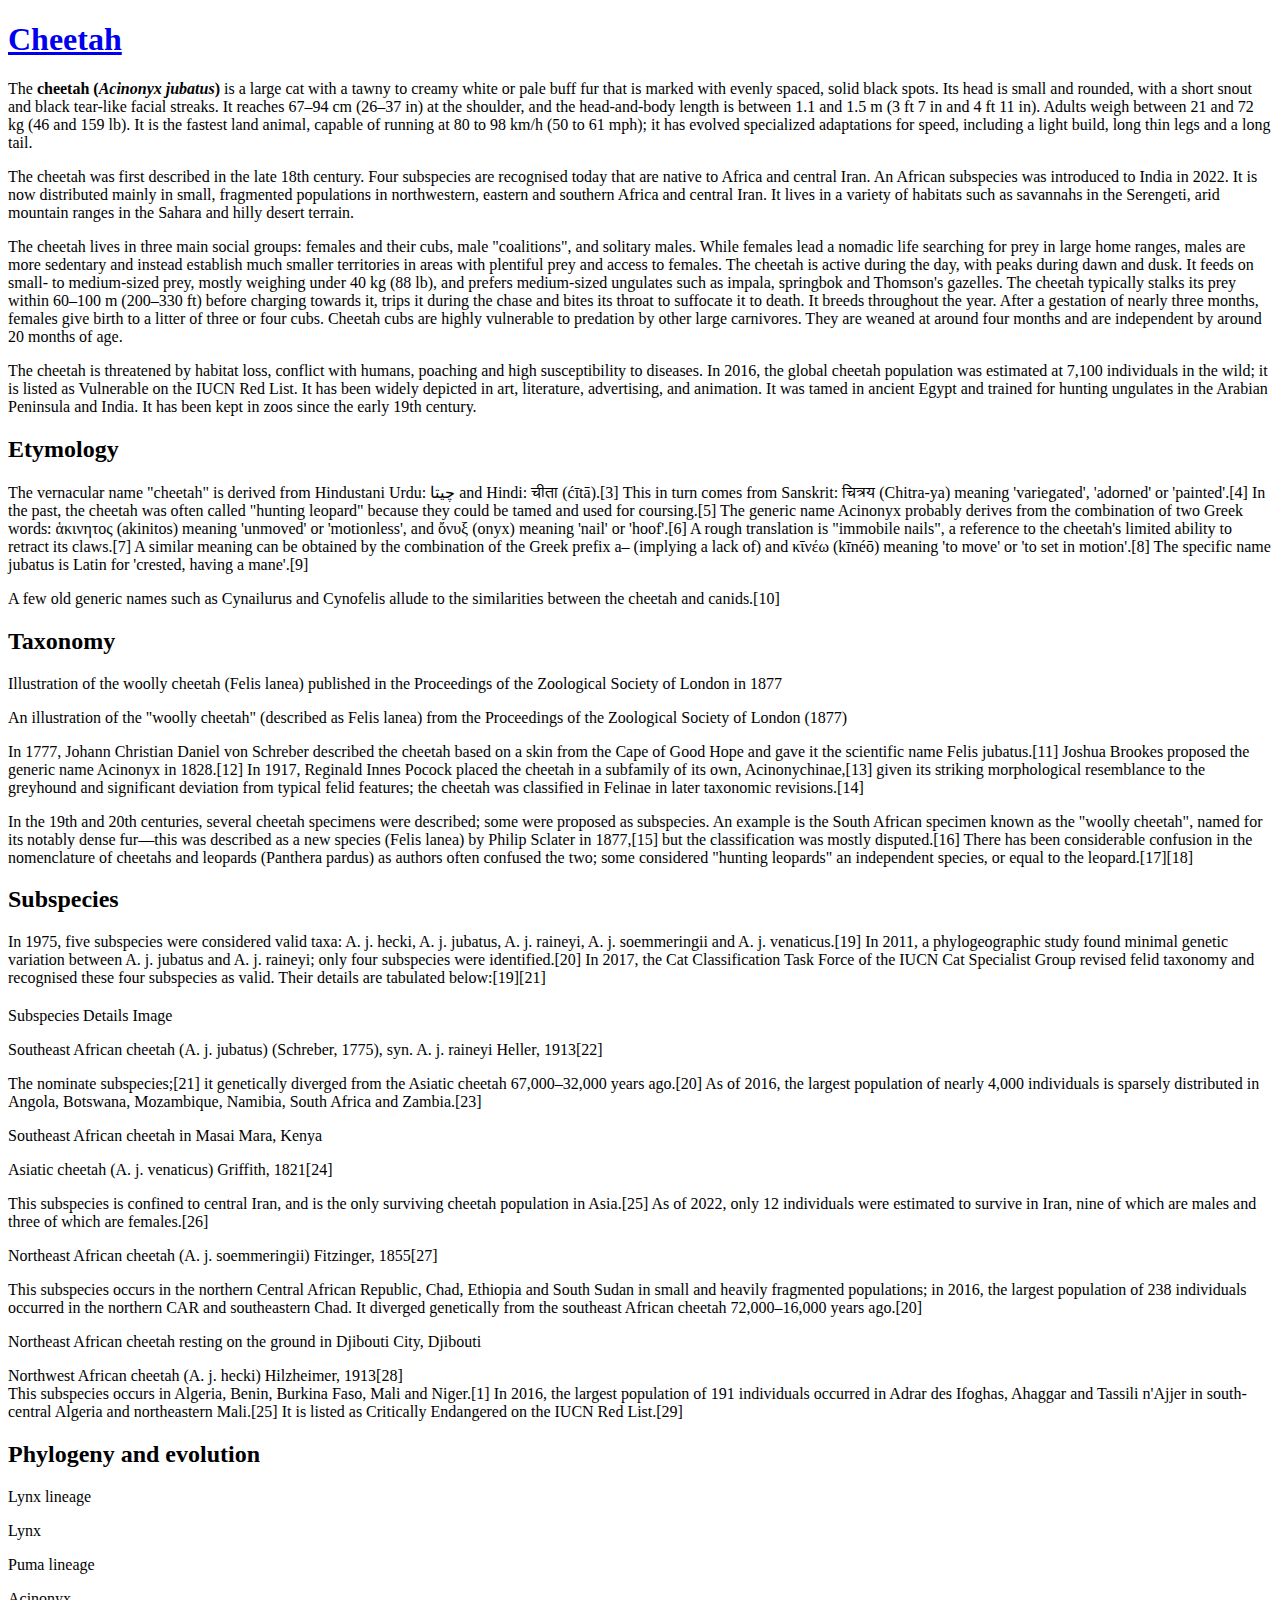
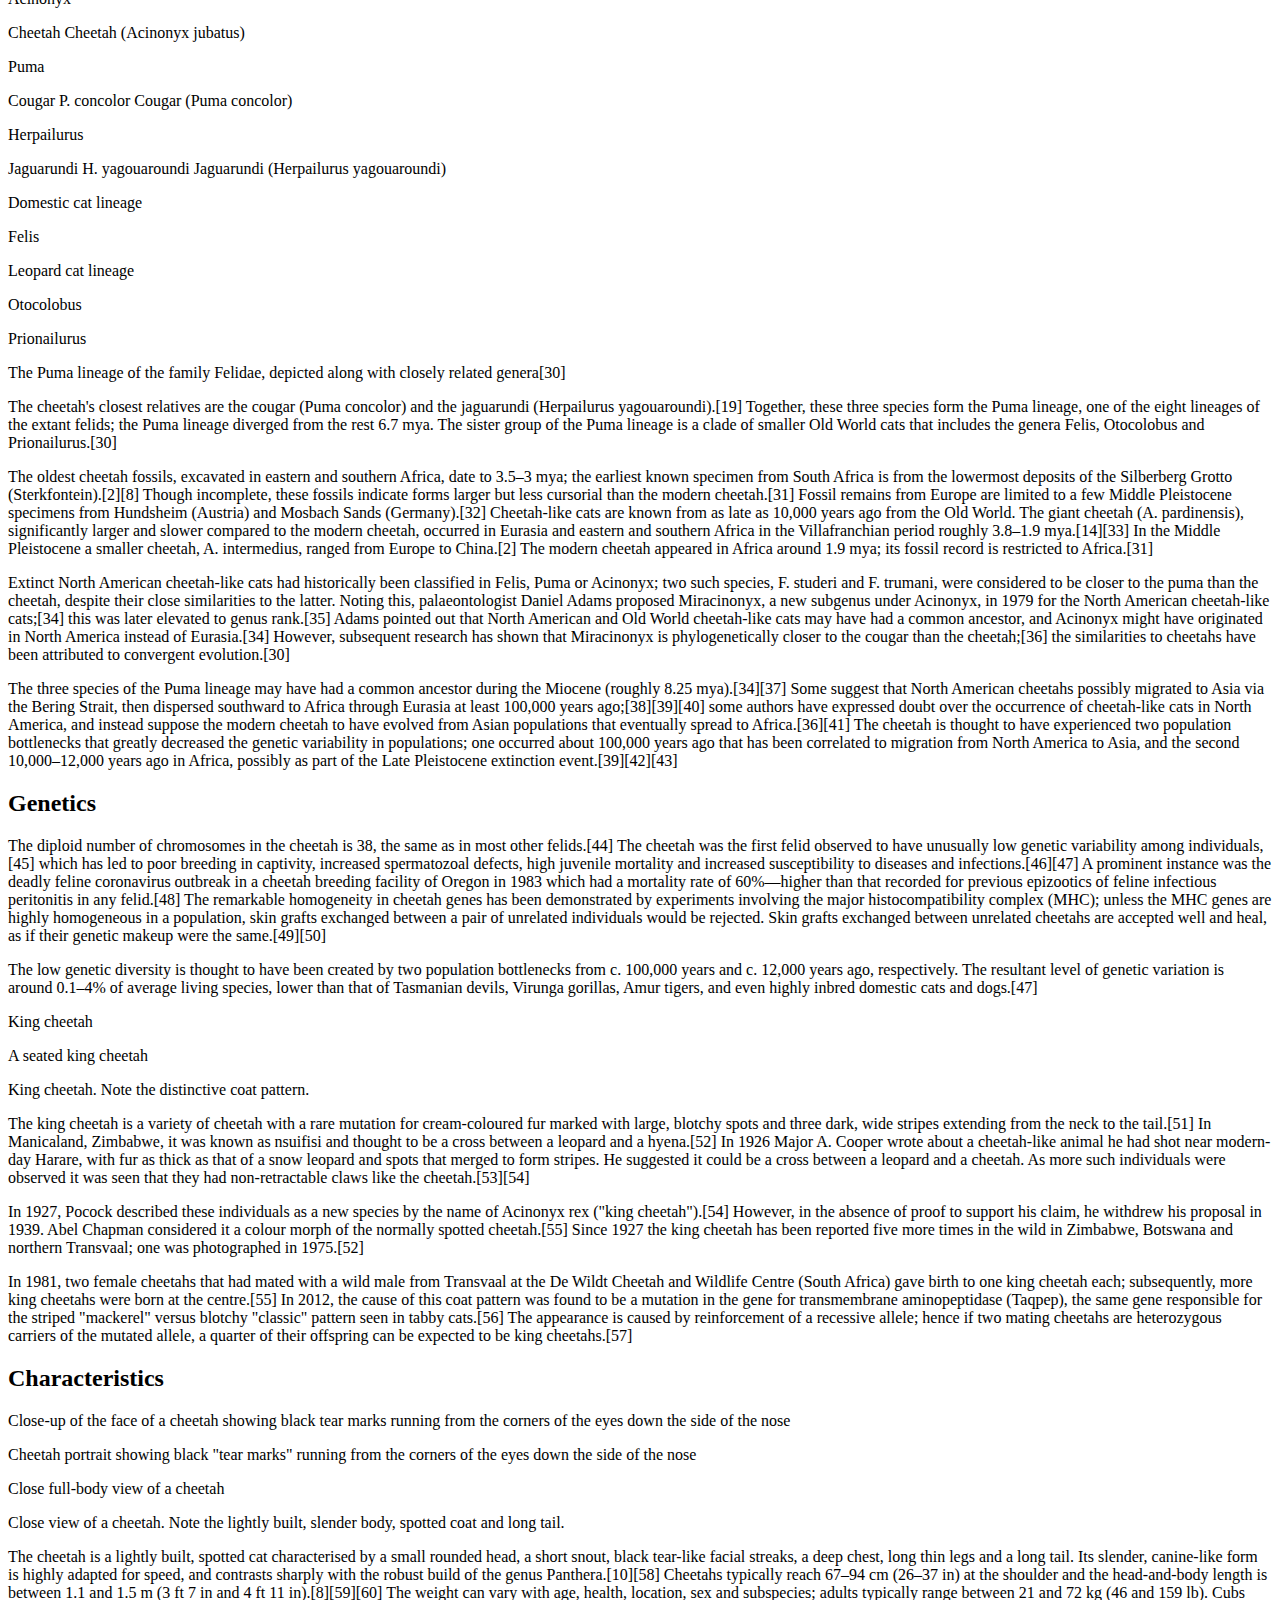
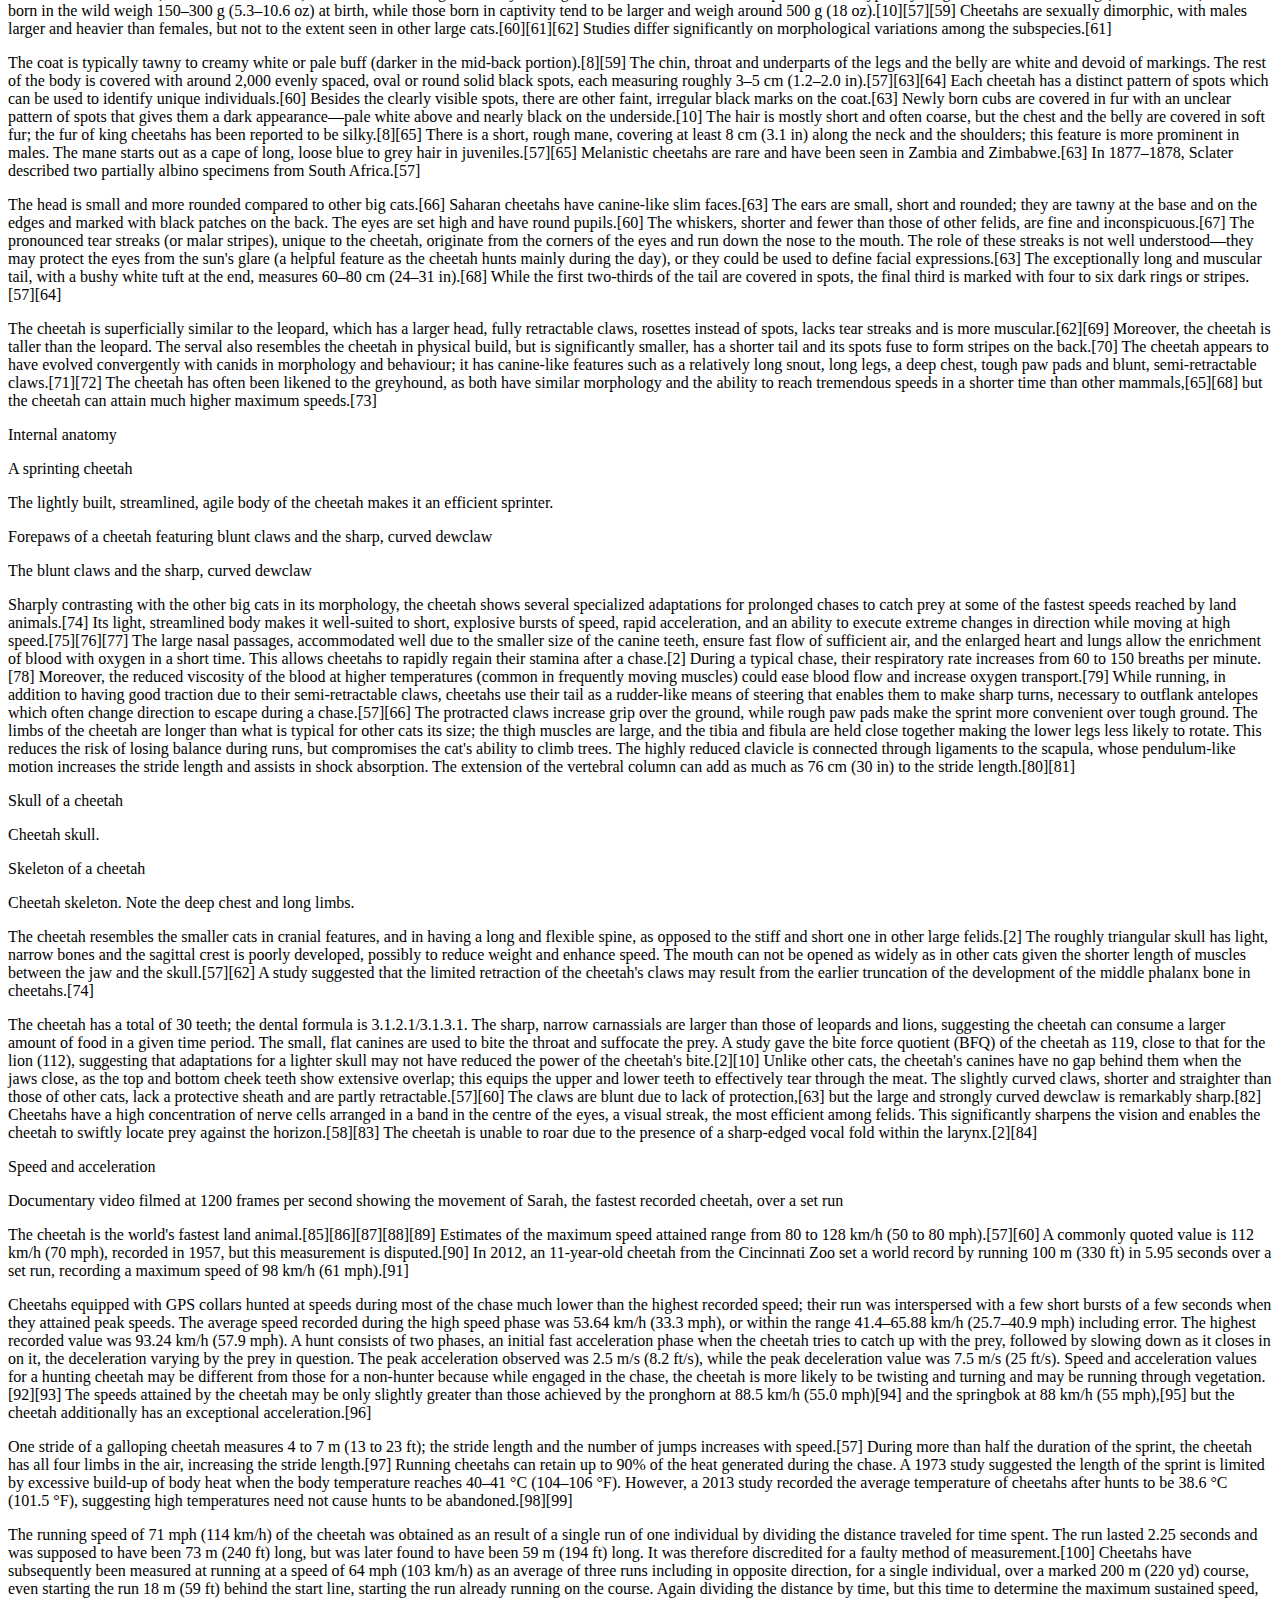
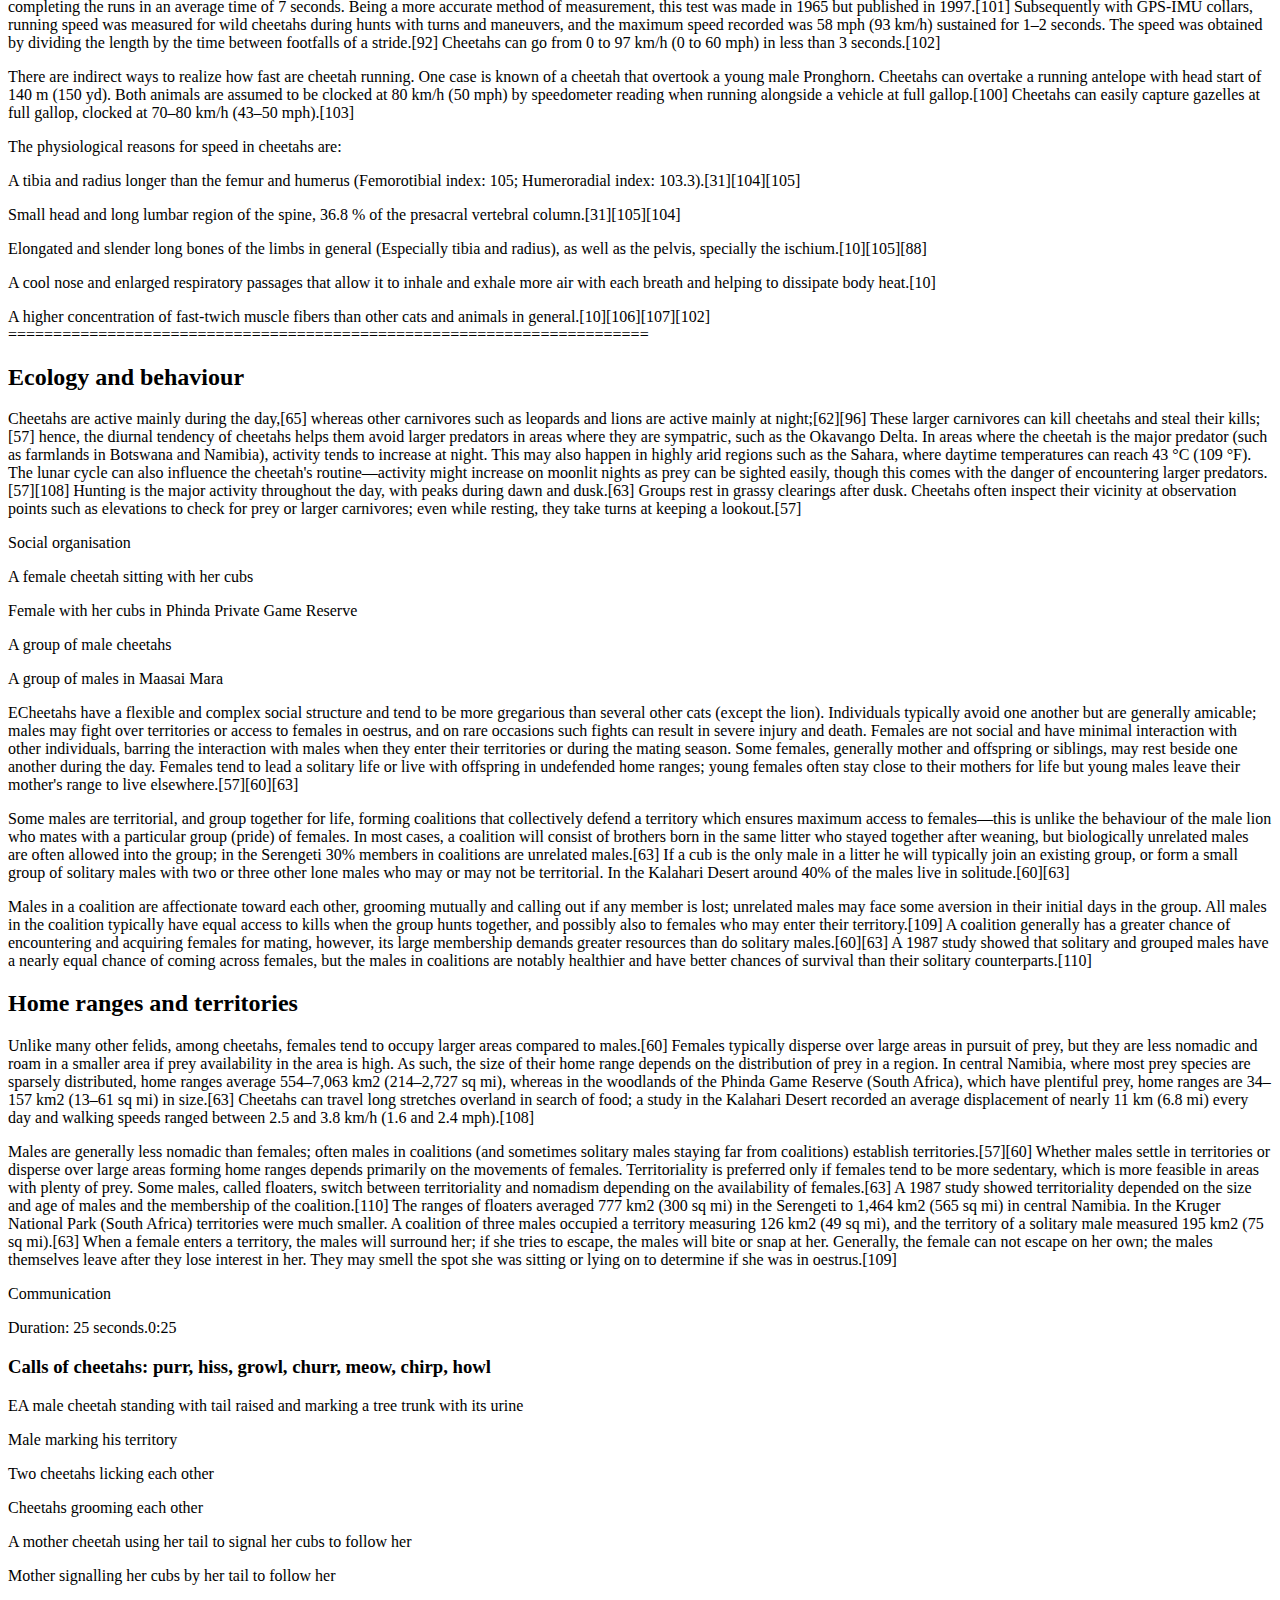
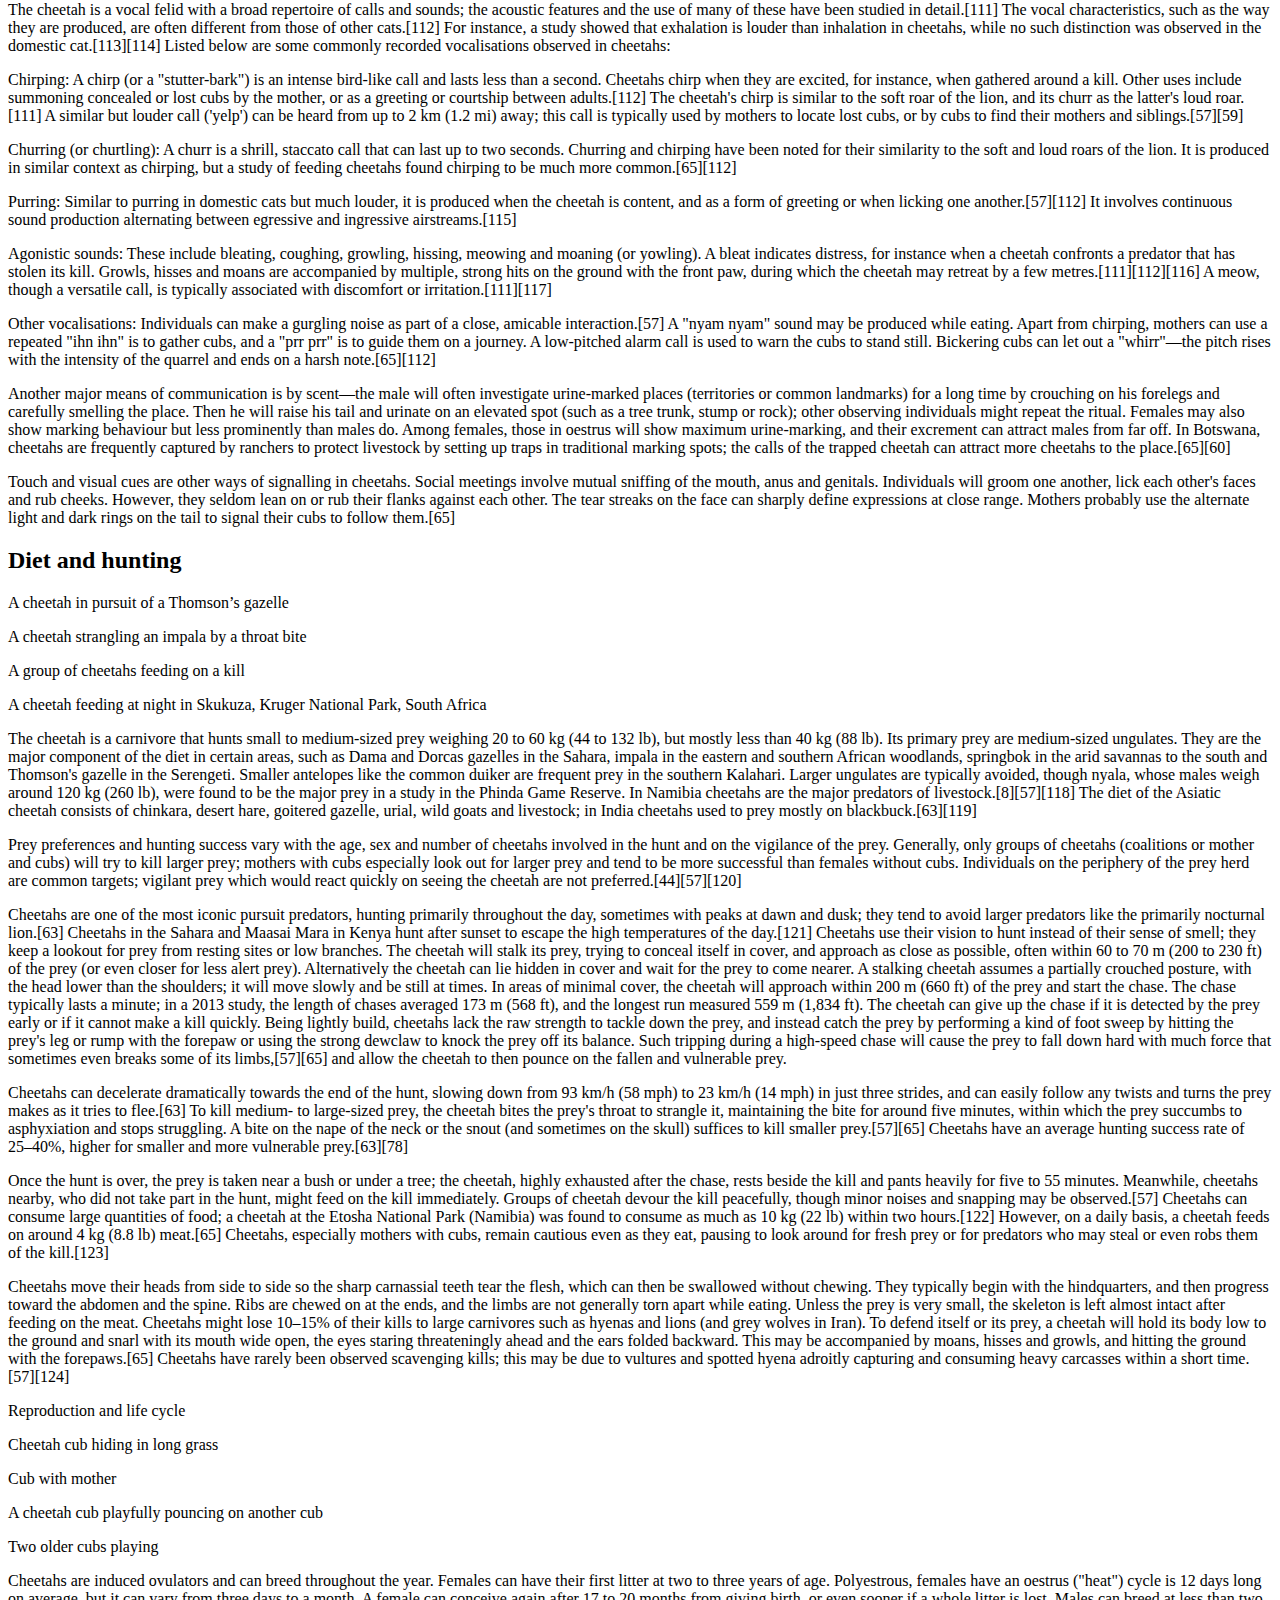
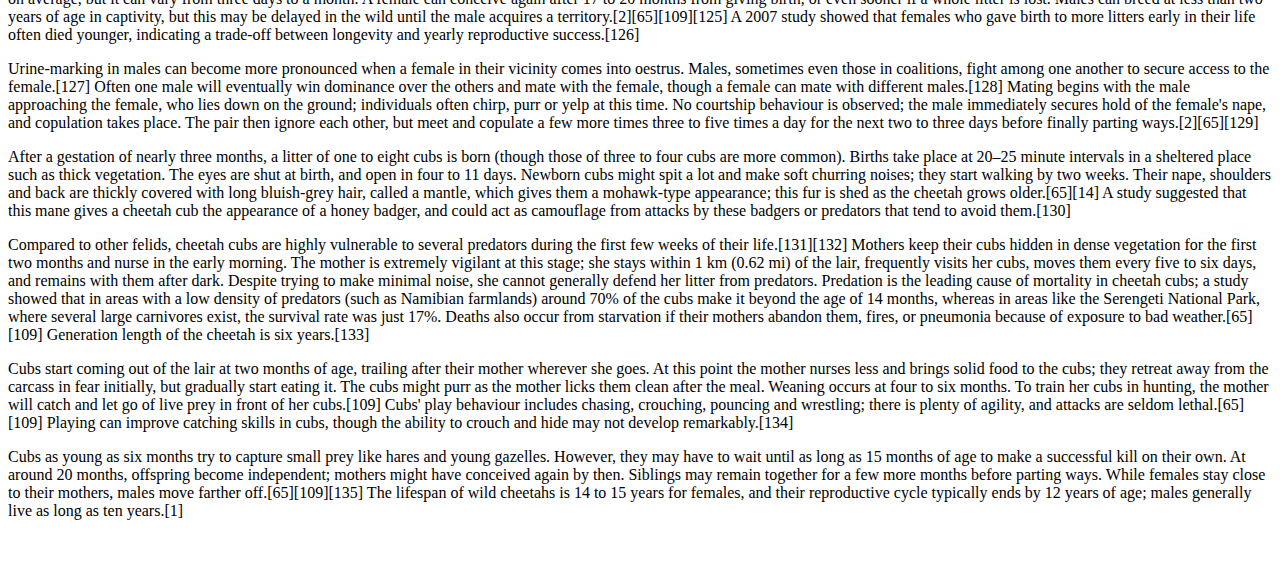
<file: Lesson-02/Old-index.html>
<!DOCTYPE html>
<html>
<head>
	<meta charset="utf-8">
	<meta name="revisit-after" content="7 days">
	<meta name="ROBOTS" content="indes, follow">
	<meta name="viewport" content="device-width, initial-scale=1">
	<title>Cheetah</title>
</head>
<body>
<h1><a href="https://en.wikipedia.org/wiki/Cheetah">Cheetah</a></h1>
	<p>The <strong>cheetah (<em>Acinonyx jubatus</em>)</strong> is a large cat with a tawny to creamy white or pale buff fur that is marked with evenly spaced, solid black spots. Its head is small and rounded, with a short snout and black tear-like facial streaks. It reaches 67–94 cm (26–37 in) at the shoulder, and the head-and-body length is between 1.1 and 1.5 m (3 ft 7 in and 4 ft 11 in). Adults weigh between 21 and 72 kg (46 and 159 lb). It is the fastest land animal, capable of running at 80 to 98 km/h (50 to 61 mph); it has evolved specialized adaptations for speed, including a light build, long thin legs and a long tail.</p>
	<p>The cheetah was first described in the late 18th century. Four subspecies are recognised today that are native to Africa and central Iran. An African subspecies was introduced to India in 2022. It is now distributed mainly in small, fragmented populations in northwestern, eastern and southern Africa and central Iran. It lives in a variety of habitats such as savannahs in the Serengeti, arid mountain ranges in the Sahara and hilly desert terrain.</p>
<p>The cheetah lives in three main social groups: females and their cubs, male &quot;coalitions&quot;, and solitary males. While females lead a nomadic life searching for prey in large home ranges, males are more sedentary and instead establish much smaller territories in areas with plentiful prey and access to females. The cheetah is active during the day, with peaks during dawn and dusk. It feeds on small- to medium-sized prey, mostly weighing under 40 kg (88 lb), and prefers medium-sized ungulates such as impala, springbok and Thomson's gazelles. The cheetah typically stalks its prey within 60–100 m (200–330 ft) before charging towards it, trips it during the chase and bites its throat to suffocate it to death. It breeds throughout the year. After a gestation of nearly three months, females give birth to a litter of three or four cubs. Cheetah cubs are highly vulnerable to predation by other large carnivores. They are weaned at around four months and are independent by around 20 months of age.</p>
<p>The cheetah is threatened by habitat loss, conflict with humans, poaching and high susceptibility to diseases. In 2016, the global cheetah population was estimated at 7,100 individuals in the wild; it is listed as Vulnerable on the IUCN Red List. It has been widely depicted in art, literature, advertising, and animation. It was tamed in ancient Egypt and trained for hunting ungulates in the Arabian Peninsula and India. It has been kept in zoos since the early 19th century.</p>
  <h2>Etymology</h2>
  <p>The vernacular name &quot;cheetah&quot; is derived from Hindustani Urdu: چیتا and Hindi: चीता (ćītā).[3] This in turn comes from Sanskrit: चित्रय (Chitra-ya) meaning 'variegated', 'adorned' or 'painted'.[4] In the past, the cheetah was often called &quot;hunting leopard&quot; because they could be tamed and used for coursing.[5] The generic name Acinonyx probably derives from the combination of two Greek words: ἁκινητος (akinitos) meaning 'unmoved' or 'motionless', and ὄνυξ (onyx) meaning 'nail' or 'hoof'.[6] A rough translation is &quot;immobile nails&quot;, a reference to the cheetah's limited ability to retract its claws.[7] A similar meaning can be obtained by the combination of the Greek prefix a– (implying a lack of) and κῑνέω (kīnéō) meaning 'to move' or 'to set in motion'.[8] The specific name jubatus is Latin for 'crested, having a mane'.[9]</p>
<p>A few old generic names such as Cynailurus and Cynofelis allude to the similarities between the cheetah and canids.[10]</p>
	<h2>Taxonomy</h2>
	<p>Illustration of the woolly cheetah (Felis lanea) published in the Proceedings of the Zoological Society of London in 1877</p>
	<p>An illustration of the &quot;woolly cheetah&quot; (described as Felis lanea) from the Proceedings of the Zoological Society of London (1877)</p>
	<p>In 1777, Johann Christian Daniel von Schreber described the cheetah based on a skin from the Cape of Good Hope and gave it the scientific name Felis jubatus.[11] Joshua Brookes proposed the generic name Acinonyx in 1828.[12] In 1917, Reginald Innes Pocock placed the cheetah in a subfamily of its own, Acinonychinae,[13] given its striking morphological resemblance to the greyhound and significant deviation from typical felid features; the cheetah was classified in Felinae in later taxonomic revisions.[14]</p>
<p>In the 19th and 20th centuries, several cheetah specimens were described; some were proposed as subspecies. An example is the South African specimen known as the &quot;woolly cheetah&quot;, named for its notably dense fur—this was described as a new species (Felis lanea) by Philip Sclater in 1877,[15] but the classification was mostly disputed.[16] There has been considerable confusion in the nomenclature of cheetahs and leopards (Panthera pardus) as authors often confused the two; some considered &quot;hunting leopards&quot; an independent species, or equal to the leopard.[17][18]</p>
	<h2>Subspecies</h2>
	<p>In 1975, five subspecies were considered valid taxa: A. j. hecki, A. j. jubatus, A. j. raineyi, A. j. soemmeringii and A. j. venaticus.[19] In 2011, a phylogeographic study found minimal genetic variation between A. j. jubatus and A. j. raineyi; only four subspecies were identified.[20] In 2017, the Cat Classification Task Force of the IUCN Cat Specialist Group revised felid taxonomy and recognised these four subspecies as valid. Their details are tabulated below:[19][21]</p>
	<h2></h2>Subspecies	Details		Image</h2>
	<p>Southeast African cheetah (A. j. jubatus) (Schreber, 1775), syn. A. j. raineyi Heller, 1913[22]</p>
	<p>The nominate subspecies;[21] it genetically diverged from the Asiatic cheetah 67,000–32,000 years ago.[20] As of 2016, the largest population of nearly 4,000 individuals is sparsely distributed in Angola, Botswana, Mozambique, Namibia, South Africa and Zambia.[23]</p>
<p>Southeast African cheetah in Masai Mara, Kenya</p>
<p>Asiatic cheetah (A. j. venaticus) Griffith, 1821[24]</p>
	<p>This subspecies is confined to central Iran, and is the only surviving cheetah population in Asia.[25] As of 2022, only 12 individuals were estimated to survive in Iran, nine of which are males and three of which are females.[26]</p>
<p>Northeast African cheetah (A. j. soemmeringii) Fitzinger, 1855[27]</p>
	<p>This subspecies occurs in the northern Central African Republic, Chad, Ethiopia and South Sudan in small and heavily fragmented populations; in 2016, the largest population of 238 individuals occurred in the northern CAR and southeastern Chad. It diverged genetically from the southeast African cheetah 72,000–16,000 years ago.[20] </p>
<p>Northeast African cheetah resting on the ground in Djibouti City, Djibouti</p>
<p>Northwest African cheetah (A. j. hecki) Hilzheimer, 1913[28]<br>
  This subspecies occurs in Algeria, Benin, Burkina Faso, Mali and Niger.[1] In 2016, the largest population of 191 individuals occurred in Adrar des Ifoghas, Ahaggar and Tassili n'Ajjer in south-central Algeria and northeastern Mali.[25] It is listed as Critically Endangered on the IUCN Red List.[29]</p>
	<h2>Phylogeny and evolution</h2>
	<p>Lynx lineage</p>
	<p>Lynx</p>
	<p>Puma lineage</p>
	<p>Acinonyx</p>
	<p> Cheetah Cheetah (Acinonyx jubatus)</p>
	<p>Puma</p>
	<p>Cougar P. concolor Cougar (Puma concolor)</p>
	<p>Herpailurus</p>
	<p>Jaguarundi H. yagouaroundi Jaguarundi (Herpailurus yagouaroundi)</p>
	<p>Domestic cat lineage</p>
	<p>Felis</p>
	<p>Leopard cat lineage</p>
	<p>Otocolobus</p>
<p>Prionailurus</p>
<p>The Puma lineage of the family Felidae, depicted along with closely related genera[30]</p>
	<p>The cheetah's closest relatives are the cougar (Puma concolor) and the jaguarundi (Herpailurus yagouaroundi).[19] Together, these three species form the Puma lineage, one of the eight lineages of the extant felids; the Puma lineage diverged from the rest 6.7 mya. The sister group of the Puma lineage is a clade of smaller Old World cats that includes the genera Felis, Otocolobus and Prionailurus.[30]</p>
<p>The oldest cheetah fossils, excavated in eastern and southern Africa, date to 3.5–3 mya; the earliest known specimen from South Africa is from the lowermost deposits of the Silberberg Grotto (Sterkfontein).[2][8] Though incomplete, these fossils indicate forms larger but less cursorial than the modern cheetah.[31] Fossil remains from Europe are limited to a few Middle Pleistocene specimens from Hundsheim (Austria) and Mosbach Sands (Germany).[32] Cheetah-like cats are known from as late as 10,000 years ago from the Old World. The giant cheetah (A. pardinensis), significantly larger and slower compared to the modern cheetah, occurred in Eurasia and eastern and southern Africa in the Villafranchian period roughly 3.8–1.9 mya.[14][33] In the Middle Pleistocene a smaller cheetah, A. intermedius, ranged from Europe to China.[2] The modern cheetah appeared in Africa around 1.9 mya; its fossil record is restricted to Africa.[31]</p>
<p>Extinct North American cheetah-like cats had historically been classified in Felis, Puma or Acinonyx; two such species, F. studeri and F. trumani, were considered to be closer to the puma than the cheetah, despite their close similarities to the latter. Noting this, palaeontologist Daniel Adams proposed Miracinonyx, a new subgenus under Acinonyx, in 1979 for the North American cheetah-like cats;[34] this was later elevated to genus rank.[35] Adams pointed out that North American and Old World cheetah-like cats may have had a common ancestor, and Acinonyx might have originated in North America instead of Eurasia.[34] However, subsequent research has shown that Miracinonyx is phylogenetically closer to the cougar than the cheetah;[36] the similarities to cheetahs have been attributed to convergent evolution.[30]</p>
<p>The three species of the Puma lineage may have had a common ancestor during the Miocene (roughly 8.25 mya).[34][37] Some suggest that North American cheetahs possibly migrated to Asia via the Bering Strait, then dispersed southward to Africa through Eurasia at least 100,000 years ago;[38][39][40] some authors have expressed doubt over the occurrence of cheetah-like cats in North America, and instead suppose the modern cheetah to have evolved from Asian populations that eventually spread to Africa.[36][41] The cheetah is thought to have experienced two population bottlenecks that greatly decreased the genetic variability in populations; one occurred about 100,000 years ago that has been correlated to migration from North America to Asia, and the second 10,000–12,000 years ago in Africa, possibly as part of the Late Pleistocene extinction event.[39][42][43]</p>
	<h2>Genetics</h2>
	<p>The diploid number of chromosomes in the cheetah is 38, the same as in most other felids.[44] The cheetah was the first felid observed to have unusually low genetic variability among individuals,[45] which has led to poor breeding in captivity, increased spermatozoal defects, high juvenile mortality and increased susceptibility to diseases and infections.[46][47] A prominent instance was the deadly feline coronavirus outbreak in a cheetah breeding facility of Oregon in 1983 which had a mortality rate of 60%—higher than that recorded for previous epizootics of feline infectious peritonitis in any felid.[48] The remarkable homogeneity in cheetah genes has been demonstrated by experiments involving the major histocompatibility complex (MHC); unless the MHC genes are highly homogeneous in a population, skin grafts exchanged between a pair of unrelated individuals would be rejected. Skin grafts exchanged between unrelated cheetahs are accepted well and heal, as if their genetic makeup were the same.[49][50]</p>
<p>The low genetic diversity is thought to have been created by two population bottlenecks from c. 100,000 years and c. 12,000 years ago, respectively. The resultant level of genetic variation is around 0.1–4% of average living species, lower than that of Tasmanian devils, Virunga gorillas, Amur tigers, and even highly inbred domestic cats and dogs.[47]</p>
<p>King cheetah</p>
	<p>A seated king cheetah</p>
	<p>King cheetah. Note the distinctive coat pattern.</p>
	<p>The king cheetah is a variety of cheetah with a rare mutation for cream-coloured fur marked with large, blotchy spots and three dark, wide stripes extending from the neck to the tail.[51] In Manicaland, Zimbabwe, it was known as nsuifisi and thought to be a cross between a leopard and a hyena.[52] In 1926 Major A. Cooper wrote about a cheetah-like animal he had shot near modern-day Harare, with fur as thick as that of a snow leopard and spots that merged to form stripes. He suggested it could be a cross between a leopard and a cheetah. As more such individuals were observed it was seen that they had non-retractable claws like the cheetah.[53][54]</p>
<p>In 1927, Pocock described these individuals as a new species by the name of Acinonyx rex (&quot;king cheetah&quot;).[54] However, in the absence of proof to support his claim, he withdrew his proposal in 1939. Abel Chapman considered it a colour morph of the normally spotted cheetah.[55] Since 1927 the king cheetah has been reported five more times in the wild in Zimbabwe, Botswana and northern Transvaal; one was photographed in 1975.[52]</p>
<p>In 1981, two female cheetahs that had mated with a wild male from Transvaal at the De Wildt Cheetah and Wildlife Centre (South Africa) gave birth to one king cheetah each; subsequently, more king cheetahs were born at the centre.[55] In 2012, the cause of this coat pattern was found to be a mutation in the gene for transmembrane aminopeptidase  (Taqpep), the same gene responsible for the striped &quot;mackerel&quot; versus blotchy &quot;classic&quot; pattern seen in tabby cats.[56] The appearance is caused by reinforcement of a recessive allele; hence if two mating cheetahs are heterozygous carriers of the mutated allele, a quarter of their offspring can be expected to be king cheetahs.[57]</p>
	<h2>Characteristics</h2>
	<p>Close-up of the face of a cheetah showing black tear marks running from the corners of the eyes down the side of the nose</p>
	<p>Cheetah portrait showing black &quot;tear marks&quot; running from the corners of the eyes down the side of the nose</p>
	<p>Close full-body view of a cheetah</p>
	<p>Close view of a cheetah. Note the lightly built, slender body, spotted coat and long tail.</p>
	<p>The cheetah is a lightly built, spotted cat characterised by a small rounded head, a short snout, black tear-like facial streaks, a deep chest, long thin legs and a long tail. Its slender, canine-like form is highly adapted for speed, and contrasts sharply with the robust build of the genus Panthera.[10][58] Cheetahs typically reach 67–94 cm (26–37 in) at the shoulder and the head-and-body length is between 1.1 and 1.5 m (3 ft 7 in and 4 ft 11 in).[8][59][60] The weight can vary with age, health, location, sex and subspecies; adults typically range between 21 and 72 kg (46 and 159 lb). Cubs born in the wild weigh 150–300 g (5.3–10.6 oz) at birth, while those born in captivity tend to be larger and weigh around 500 g (18 oz).[10][57][59] Cheetahs are sexually dimorphic, with males larger and heavier than females, but not to the extent seen in other large cats.[60][61][62] Studies differ significantly on morphological variations among the subspecies.[61]</p>
<p>The coat is typically tawny to creamy white or pale buff (darker in the mid-back portion).[8][59] The chin, throat and underparts of the legs and the belly are white and devoid of markings. The rest of the body is covered with around 2,000 evenly spaced, oval or round solid black spots, each measuring roughly 3–5 cm (1.2–2.0 in).[57][63][64] Each cheetah has a distinct pattern of spots which can be used to identify unique individuals.[60] Besides the clearly visible spots, there are other faint, irregular black marks on the coat.[63] Newly born cubs are covered in fur with an unclear pattern of spots that gives them a dark appearance—pale white above and nearly black on the underside.[10] The hair is mostly short and often coarse, but the chest and the belly are covered in soft fur; the fur of king cheetahs has been reported to be silky.[8][65] There is a short, rough mane, covering at least 8 cm (3.1 in) along the neck and the shoulders; this feature is more prominent in males. The mane starts out as a cape of long, loose blue to grey hair in juveniles.[57][65] Melanistic cheetahs are rare and have been seen in Zambia and Zimbabwe.[63] In 1877–1878, Sclater described two partially albino specimens from South Africa.[57]</p>
<p>The head is small and more rounded compared to other big cats.[66] Saharan cheetahs have canine-like slim faces.[63] The ears are small, short and rounded; they are tawny at the base and on the edges and marked with black patches on the back. The eyes are set high and have round pupils.[60] The whiskers, shorter and fewer than those of other felids, are fine and inconspicuous.[67] The pronounced tear streaks (or malar stripes), unique to the cheetah, originate from the corners of the eyes and run down the nose to the mouth. The role of these streaks is not well understood—they may protect the eyes from the sun's glare (a helpful feature as the cheetah hunts mainly during the day), or they could be used to define facial expressions.[63] The exceptionally long and muscular tail, with a bushy white tuft at the end, measures 60–80 cm (24–31 in).[68] While the first two-thirds of the tail are covered in spots, the final third is marked with four to six dark rings or stripes.[57][64]</p>
<p>The cheetah is superficially similar to the leopard, which has a larger head, fully retractable claws, rosettes instead of spots, lacks tear streaks and is more muscular.[62][69] Moreover, the cheetah is taller than the leopard. The serval also resembles the cheetah in physical build, but is significantly smaller, has a shorter tail and its spots fuse to form stripes on the back.[70] The cheetah appears to have evolved convergently with canids in morphology and behaviour; it has canine-like features such as a relatively long snout, long legs, a deep chest, tough paw pads and blunt, semi-retractable claws.[71][72] The cheetah has often been likened to the greyhound, as both have similar morphology and the ability to reach tremendous speeds in a shorter time than other mammals,[65][68] but the cheetah can attain much higher maximum speeds.[73]</p>
<p>Internal anatomy</p>
	<p> A sprinting cheetah</p>
	<p>The lightly built, streamlined, agile body of the cheetah makes it an efficient sprinter.</p>
	<p>Forepaws of a cheetah featuring blunt claws and the sharp, curved dewclaw</p>
	<p>The blunt claws and the sharp, curved dewclaw</p>
<p>Sharply contrasting with the other big cats in its morphology, the cheetah shows several specialized adaptations for prolonged chases to catch prey at some of the fastest speeds reached by land animals.[74] Its light, streamlined body makes it well-suited to short, explosive bursts of speed, rapid acceleration, and an ability to execute extreme changes in direction while moving at high speed.[75][76][77] The large nasal passages, accommodated well due to the smaller size of the canine teeth, ensure fast flow of sufficient air, and the enlarged heart and lungs allow the enrichment of blood with oxygen in a short time. This allows cheetahs to rapidly regain their stamina after a chase.[2] During a typical chase, their respiratory rate increases from 60 to 150 breaths per minute.[78] Moreover, the reduced viscosity of the blood at higher temperatures (common in frequently moving muscles) could ease blood flow and increase oxygen transport.[79] While running, in addition to having good traction due to their semi-retractable claws, cheetahs use their tail as a rudder-like means of steering that enables them to make sharp turns, necessary to outflank antelopes which often change direction to escape during a chase.[57][66] The protracted claws increase grip over the ground, while rough paw pads make the sprint more convenient over tough ground. The limbs of the cheetah are longer than what is typical for other cats its size; the thigh muscles are large, and the tibia and fibula are held close together making the lower legs less likely to rotate. This reduces the risk of losing balance during runs, but compromises the cat's ability to climb trees. The highly reduced clavicle is connected through ligaments to the scapula, whose pendulum-like motion increases the stride length and assists in shock absorption. The extension of the vertebral column can add as much as 76 cm (30 in) to the stride length.[80][81]</p>
<p>Skull of a cheetah</p>
	<p>Cheetah skull.</p>
	<p>Skeleton of a cheetah</p>
	<p>Cheetah skeleton. Note the deep chest and long limbs.</p>
<p>The cheetah resembles the smaller cats in cranial features, and in having a long and flexible spine, as opposed to the stiff and short one in other large felids.[2] The roughly triangular skull has light, narrow bones and the sagittal crest is poorly developed, possibly to reduce weight and enhance speed. The mouth can not be opened as widely as in other cats given the shorter length of muscles between the jaw and the skull.[57][62] A study suggested that the limited retraction of the cheetah's claws may result from the earlier truncation of the development of the middle phalanx bone in cheetahs.[74]</p>
<p>The cheetah has a total of 30 teeth; the dental formula is 3.1.2.1/3.1.3.1. The sharp, narrow carnassials are larger than those of leopards and lions, suggesting the cheetah can consume a larger amount of food in a given time period. The small, flat canines are used to bite the throat and suffocate the prey. A study gave the bite force quotient (BFQ) of the cheetah as 119, close to that for the lion (112), suggesting that adaptations for a lighter skull may not have reduced the power of the cheetah's bite.[2][10] Unlike other cats, the cheetah's canines have no gap behind them when the jaws close, as the top and bottom cheek teeth show extensive overlap; this equips the upper and lower teeth to effectively tear through the meat. The slightly curved claws, shorter and straighter than those of other cats, lack a protective sheath and are partly retractable.[57][60] The claws are blunt due to lack of protection,[63] but the large and strongly curved dewclaw is remarkably sharp.[82] Cheetahs have a high concentration of nerve cells arranged in a band in the centre of the eyes, a visual streak, the most efficient among felids. This significantly sharpens the vision and enables the cheetah to swiftly locate prey against the horizon.[58][83] The cheetah is unable to roar due to the presence of a sharp-edged vocal fold within the larynx.[2][84]</p>
	<p>Speed and acceleration</p>
	<p> Documentary video filmed at 1200 frames per second showing the movement of Sarah, the fastest recorded cheetah, over a set run</p>
	<p>The cheetah is the world's fastest land animal.[85][86][87][88][89] Estimates of the maximum speed attained range from 80 to 128 km/h (50 to 80 mph).[57][60] A commonly quoted value is 112 km/h (70 mph), recorded in 1957, but this measurement is disputed.[90] In 2012, an 11-year-old cheetah from the Cincinnati Zoo set a world record by running 100 m (330 ft) in 5.95 seconds over a set run, recording a maximum speed of 98 km/h (61 mph).[91]</p>
<p>Cheetahs equipped with GPS collars hunted at speeds during most of the chase much lower than the highest recorded speed; their run was interspersed with a few short bursts of a few seconds when they attained peak speeds. The average speed recorded during the high speed phase was 53.64 km/h (33.3 mph), or within the range 41.4–65.88 km/h (25.7–40.9 mph) including error. The highest recorded value was 93.24 km/h (57.9 mph). A hunt consists of two phases, an initial fast acceleration phase when the cheetah tries to catch up with the prey, followed by slowing down as it closes in on it, the deceleration varying by the prey in question. The peak acceleration observed was 2.5 m/s (8.2 ft/s), while the peak deceleration value was 7.5 m/s (25 ft/s). Speed and acceleration values for a hunting cheetah may be different from those for a non-hunter because while engaged in the chase, the cheetah is more likely to be twisting and turning and may be running through vegetation.[92][93] The speeds attained by the cheetah may be only slightly greater than those achieved by the pronghorn at 88.5 km/h (55.0 mph)[94] and the springbok at 88 km/h (55 mph),[95] but the cheetah additionally has an exceptional acceleration.[96]</p>
<p>One stride of a galloping cheetah measures 4 to 7 m (13 to 23 ft); the stride length and the number of jumps increases with speed.[57] During more than half the duration of the sprint, the cheetah has all four limbs in the air, increasing the stride length.[97] Running cheetahs can retain up to 90% of the heat generated during the chase. A 1973 study suggested the length of the sprint is limited by excessive build-up of body heat when the body temperature reaches 40–41 °C (104–106 °F). However, a 2013 study recorded the average temperature of cheetahs after hunts to be 38.6 °C (101.5 °F), suggesting high temperatures need not cause hunts to be abandoned.[98][99]</p>
<p>The running speed of 71 mph (114 km/h) of the cheetah was obtained as an result of a single run of one individual by dividing the distance traveled for time spent. The run lasted 2.25 seconds and was supposed to have been 73 m (240 ft) long, but was later found to have been 59 m (194 ft) long. It was therefore discredited for a faulty method of measurement.[100] Cheetahs have subsequently been measured at running at a speed of 64 mph (103 km/h) as an average of three runs including in opposite direction, for a single individual, over a marked 200 m (220 yd) course, even starting the run 18 m (59 ft) behind the start line, starting the run already running on the course. Again dividing the distance by time, but this time to determine the maximum sustained speed, completing the runs in an average time of 7 seconds. Being a more accurate method of measurement, this test was made in 1965 but published in 1997.[101] Subsequently with GPS-IMU collars, running speed was measured for wild cheetahs during hunts with turns and maneuvers, and the maximum speed recorded was 58 mph (93 km/h) sustained for 1–2 seconds. The speed was obtained by dividing the length by the time between footfalls of a stride.[92] Cheetahs can go from 0 to 97 km/h (0 to 60 mph) in less than 3 seconds.[102]</p>
<p>There are indirect ways to realize how fast are cheetah running. One case is known of a cheetah that overtook a young male Pronghorn. Cheetahs can overtake a running antelope with head start of 140 m (150 yd). Both animals are assumed to be clocked at 80 km/h (50 mph) by speedometer reading when running alongside a vehicle at full gallop.[100] Cheetahs can easily capture gazelles at full gallop, clocked at 70–80 km/h (43–50 mph).[103]</p>
<p>The physiological reasons for speed in cheetahs are:</p>
	<p>A tibia and radius longer than the femur and humerus (Femorotibial index: 105; Humeroradial index: 103.3).[31][104][105]</p>
	<p>Small head and long lumbar region of the spine, 36.8 % of the presacral vertebral column.[31][105][104]</p>
	<p>Elongated and slender long bones of the limbs in general (Especially tibia and radius), as well as the pelvis, specially the ischium.[10][105][88]</p>
	<p>A cool nose and enlarged respiratory passages that allow it to inhale and exhale more air with each breath and helping to dissipate body heat.[10]</p>
	<p>A higher concentration of fast-twich muscle fibers than other cats and animals in general.[10][106][107][102]<br>
  =======================================================================</p>
	<h2>Ecology and behaviour</h2>
	<p>Cheetahs are active mainly during the day,[65] whereas other carnivores such as leopards and lions are active mainly at night;[62][96] These larger carnivores can kill cheetahs and steal their kills;[57] hence, the diurnal tendency of cheetahs helps them avoid larger predators in areas where they are sympatric, such as the Okavango Delta. In areas where the cheetah is the major predator (such as farmlands in Botswana and Namibia), activity tends to increase at night. This may also happen in highly arid regions such as the Sahara, where daytime temperatures can reach 43 °C (109 °F). The lunar cycle can also influence the cheetah's routine—activity might increase on moonlit nights as prey can be sighted easily, though this comes with the danger of encountering larger predators.[57][108] Hunting is the major activity throughout the day, with peaks during dawn and dusk.[63] Groups rest in grassy clearings after dusk. Cheetahs often inspect their vicinity at observation points such as elevations to check for prey or larger carnivores; even while resting, they take turns at keeping a lookout.[57]</p>
<p>Social organisation</p>
	<p>A female cheetah sitting with her cubs</p>
	<p>Female with her cubs in Phinda Private Game Reserve</p>
	<p>A group of male cheetahs</p>
	<p>A group of males in Maasai Mara</p>
	<p>ECheetahs have a flexible and complex social structure and tend to be more gregarious than several other cats (except the lion). Individuals typically avoid one another but are generally amicable; males may fight over territories or access to females in oestrus, and on rare occasions such fights can result in severe injury and death. Females are not social and have minimal interaction with other individuals, barring the interaction with males when they enter their territories or during the mating season. Some females, generally mother and offspring or siblings, may rest beside one another during the day. Females tend to lead a solitary life or live with offspring in undefended home ranges; young females often stay close to their mothers for life but young males leave their mother's range to live elsewhere.[57][60][63]</p>
<p>Some males are territorial, and group together for life, forming coalitions that collectively defend a territory which ensures maximum access to females—this is unlike the behaviour of the male lion who mates with a particular group (pride) of females. In most cases, a coalition will consist of brothers born in the same litter who stayed together after weaning, but biologically unrelated males are often allowed into the group; in the Serengeti 30% members in coalitions are unrelated males.[63] If a cub is the only male in a litter he will typically join an existing group, or form a small group of solitary males with two or three other lone males who may or may not be territorial. In the Kalahari Desert around 40% of the males live in solitude.[60][63]</p>
<p>Males in a coalition are affectionate toward each other, grooming mutually and calling out if any member is lost; unrelated males may face some aversion in their initial days in the group. All males in the coalition typically have equal access to kills when the group hunts together, and possibly also to females who may enter their territory.[109] A coalition generally has a greater chance of encountering and acquiring females for mating, however, its large membership demands greater resources than do solitary males.[60][63] A 1987 study showed that solitary and grouped males have a nearly equal chance of coming across females, but the males in coalitions are notably healthier and have better chances of survival than their solitary counterparts.[110]</p>
	<h2>Home ranges and territories</h2>
	<p>Unlike many other felids, among cheetahs, females tend to occupy larger areas compared to males.[60] Females typically disperse over large areas in pursuit of prey, but they are less nomadic and roam in a smaller area if prey availability in the area is high. As such, the size of their home range depends on the distribution of prey in a region. In central Namibia, where most prey species are sparsely distributed, home ranges average 554–7,063 km2 (214–2,727 sq mi), whereas in the woodlands of the Phinda Game Reserve (South Africa), which have plentiful prey, home ranges are 34–157 km2 (13–61 sq mi) in size.[63] Cheetahs can travel long stretches overland in search of food; a study in the Kalahari Desert recorded an average displacement of nearly 11 km (6.8 mi) every day and walking speeds ranged between 2.5 and 3.8 km/h (1.6 and 2.4 mph).[108]</p>
<p>Males are generally less nomadic than females; often males in coalitions (and sometimes solitary males staying far from coalitions) establish territories.[57][60] Whether males settle in territories or disperse over large areas forming home ranges depends primarily on the movements of females. Territoriality is preferred only if females tend to be more sedentary, which is more feasible in areas with plenty of prey. Some males, called floaters, switch between territoriality and nomadism depending on the availability of females.[63] A 1987 study showed territoriality depended on the size and age of males and the membership of the coalition.[110] The ranges of floaters averaged 777 km2 (300 sq mi) in the Serengeti to 1,464 km2 (565 sq mi) in central Namibia. In the Kruger National Park (South Africa) territories were much smaller. A coalition of three males occupied a territory measuring 126 km2 (49 sq mi), and the territory of a solitary male measured 195 km2 (75 sq mi).[63] When a female enters a territory, the males will surround her; if she tries to escape, the males will bite or snap at her. Generally, the female can not escape on her own; the males themselves leave after they lose interest in her. They may smell the spot she was sitting or lying on to determine if she was in oestrus.[109]</p>
<p>Communication</p>
	<p>Duration: 25 seconds.0:25</p>
	<h3>Calls of cheetahs: purr, hiss, growl, churr, meow, chirp, howl</h3>
	<p>EA male cheetah standing with tail raised and marking a tree trunk with its urine</p>
	<p>Male marking his territory</p>
	<p>Two cheetahs licking each other</p>
	<p>Cheetahs grooming each other</p>
	<p>A mother cheetah using her tail to signal her cubs to follow her</p>
	<p>Mother signalling her cubs by her tail to follow her</p>
	<p>The cheetah is a vocal felid with a broad repertoire of calls and sounds; the acoustic features and the use of many of these have been studied in detail.[111] The vocal characteristics, such as the way they are produced, are often different from those of other cats.[112] For instance, a study showed that exhalation is louder than inhalation in cheetahs, while no such distinction was observed in the domestic cat.[113][114] Listed below are some commonly recorded vocalisations observed in cheetahs:</p>
<p>Chirping: A chirp (or a &quot;stutter-bark&quot;) is an intense bird-like call and lasts less than a second. Cheetahs chirp when they are excited, for instance, when gathered around a kill. Other uses include summoning concealed or lost cubs by the mother, or as a greeting or courtship between adults.[112] The cheetah's chirp is similar to the soft roar of the lion, and its churr as the latter's loud roar.[111] A similar but louder call ('yelp') can be heard from up to 2 km (1.2 mi) away; this call is typically used by mothers to locate lost cubs, or by cubs to find their mothers and siblings.[57][59]</p>
	<p>Churring (or churtling): A churr is a shrill, staccato call that can last up to two seconds. Churring and chirping have been noted for their similarity to the soft and loud roars of the lion. It is produced in similar context as chirping, but a study of feeding cheetahs found chirping to be much more common.[65][112]</p>
	<p>Purring: Similar to purring in domestic cats but much louder, it is produced when the cheetah is content, and as a form of greeting or when licking one another.[57][112] It involves continuous sound production alternating between egressive and ingressive airstreams.[115]</p>
	<p>Agonistic sounds: These include bleating, coughing, growling, hissing, meowing and moaning (or yowling). A bleat indicates distress, for instance when a cheetah confronts a predator that has stolen its kill. Growls, hisses and moans are accompanied by multiple, strong hits on the ground with the front paw, during which the cheetah may retreat by a few metres.[111][112][116] A meow, though a versatile call, is typically associated with discomfort or irritation.[111][117]</p>
	<p>Other vocalisations: Individuals can make a gurgling noise as part of a close, amicable interaction.[57] A &quot;nyam nyam&quot; sound may be produced while eating. Apart from chirping, mothers can use a repeated &quot;ihn ihn&quot; is to gather cubs, and a &quot;prr prr&quot; is to guide them on a journey. A low-pitched alarm call is used to warn the cubs to stand still. Bickering cubs can let out a &quot;whirr&quot;—the pitch rises with the intensity of the quarrel and ends on a harsh note.[65][112]</p>
	<p>Another major means of communication is by scent—the male will often investigate urine-marked places (territories or common landmarks) for a long time by crouching on his forelegs and carefully smelling the place. Then he will raise his tail and urinate on an elevated spot (such as a tree trunk, stump or rock); other observing individuals might repeat the ritual. Females may also show marking behaviour but less prominently than males do. Among females, those in oestrus will show maximum urine-marking, and their excrement can attract males from far off. In Botswana, cheetahs are frequently captured by ranchers to protect livestock by setting up traps in traditional marking spots; the calls of the trapped cheetah can attract more cheetahs to the place.[65][60]</p>
<p>Touch and visual cues are other ways of signalling in cheetahs. Social meetings involve mutual sniffing of the mouth, anus and genitals. Individuals will groom one another, lick each other's faces and rub cheeks. However, they seldom lean on or rub their flanks against each other. The tear streaks on the face can sharply define expressions at close range. Mothers probably use the alternate light and dark rings on the tail to signal their cubs to follow them.[65]</p>
	<h2>Diet and hunting</h2>
	<p>A cheetah in pursuit of a Thomson&rsquo;s gazelle</p>
<p>A cheetah strangling an impala by a throat bite</p>
<p>A group of cheetahs feeding on a kill</p>
<p>A cheetah feeding at night in Skukuza, Kruger National Park, South Africa</p>
	<p>The cheetah is a carnivore that hunts small to medium-sized prey weighing 20 to 60 kg (44 to 132 lb), but mostly less than 40 kg (88 lb). Its primary prey are medium-sized ungulates. They are the major component of the diet in certain areas, such as Dama and Dorcas gazelles in the Sahara, impala in the eastern and southern African woodlands, springbok in the arid savannas to the south and Thomson's gazelle in the Serengeti. Smaller antelopes like the common duiker are frequent prey in the southern Kalahari. Larger ungulates are typically avoided, though nyala, whose males weigh around 120 kg (260 lb), were found to be the major prey in a study in the Phinda Game Reserve. In Namibia cheetahs are the major predators of livestock.[8][57][118] The diet of the Asiatic cheetah consists of chinkara, desert hare, goitered gazelle, urial, wild goats and livestock; in India cheetahs used to prey mostly on blackbuck.[63][119]</p>
<p>Prey preferences and hunting success vary with the age, sex and number of cheetahs involved in the hunt and on the vigilance of the prey. Generally, only groups of cheetahs (coalitions or mother and cubs) will try to kill larger prey; mothers with cubs especially look out for larger prey and tend to be more successful than females without cubs. Individuals on the periphery of the prey herd are common targets; vigilant prey which would react quickly on seeing the cheetah are not preferred.[44][57][120]</p>
<p>Cheetahs are one of the most iconic pursuit predators, hunting primarily throughout the day, sometimes with peaks at dawn and dusk; they tend to avoid larger predators like the primarily nocturnal lion.[63] Cheetahs in the Sahara and Maasai Mara in Kenya hunt after sunset to escape the high temperatures of the day.[121] Cheetahs use their vision to hunt instead of their sense of smell; they keep a lookout for prey from resting sites or low branches. The cheetah will stalk its prey, trying to conceal itself in cover, and approach as close as possible, often within 60 to 70 m (200 to 230 ft) of the prey (or even closer for less alert prey). Alternatively the cheetah can lie hidden in cover and wait for the prey to come nearer. A stalking cheetah assumes a partially crouched posture, with the head lower than the shoulders; it will move slowly and be still at times. In areas of minimal cover, the cheetah will approach within 200 m (660 ft) of the prey and start the chase. The chase typically lasts a minute; in a 2013 study, the length of chases averaged 173 m (568 ft), and the longest run measured 559 m (1,834 ft). The cheetah can give up the chase if it is detected by the prey early or if it cannot make a kill quickly. Being lightly build, cheetahs lack the raw strength to tackle down the prey, and instead catch the prey by performing a kind of foot sweep by hitting the prey's leg or rump with the forepaw or using the strong dewclaw to knock the prey off its balance. Such tripping during a high-speed chase will cause the prey to fall down hard with much force that sometimes even breaks some of its limbs,[57][65] and allow the cheetah to then pounce on the fallen and vulnerable prey.</p>
<p>Cheetahs can decelerate dramatically towards the end of the hunt, slowing down from 93 km/h (58 mph) to 23 km/h (14 mph) in just three strides, and can easily follow any twists and turns the prey makes as it tries to flee.[63] To kill medium- to large-sized prey, the cheetah bites the prey's throat to strangle it, maintaining the bite for around five minutes, within which the prey succumbs to asphyxiation and stops struggling. A bite on the nape of the neck or the snout (and sometimes on the skull) suffices to kill smaller prey.[57][65] Cheetahs have an average hunting success rate of 25–40%, higher for smaller and more vulnerable prey.[63][78]</p>
<p>Once the hunt is over, the prey is taken near a bush or under a tree; the cheetah, highly exhausted after the chase, rests beside the kill and pants heavily for five to 55 minutes. Meanwhile, cheetahs nearby, who did not take part in the hunt, might feed on the kill immediately. Groups of cheetah devour the kill peacefully, though minor noises and snapping may be observed.[57] Cheetahs can consume large quantities of food; a cheetah at the Etosha National Park (Namibia) was found to consume as much as 10 kg (22 lb) within two hours.[122] However, on a daily basis, a cheetah feeds on around 4 kg (8.8 lb) meat.[65] Cheetahs, especially mothers with cubs, remain cautious even as they eat, pausing to look around for fresh prey or for predators who may steal or even robs them of the kill.[123]</p>
<p>Cheetahs move their heads from side to side so the sharp carnassial teeth tear the flesh, which can then be swallowed without chewing. They typically begin with the hindquarters, and then progress toward the abdomen and the spine. Ribs are chewed on at the ends, and the limbs are not generally torn apart while eating. Unless the prey is very small, the skeleton is left almost intact after feeding on the meat. Cheetahs might lose 10–15% of their kills to large carnivores such as hyenas and lions (and grey wolves in Iran). To defend itself or its prey, a cheetah will hold its body low to the ground and snarl with its mouth wide open, the eyes staring threateningly ahead and the ears folded backward. This may be accompanied by moans, hisses and growls, and hitting the ground with the forepaws.[65] Cheetahs have rarely been observed scavenging kills; this may be due to vultures and spotted hyena adroitly capturing and consuming heavy carcasses within a short time.[57][124]</p>
<p>Reproduction and life cycle</p>
<p>Cheetah cub hiding in long grass</p>
<p>Cub with mother</p>
	<p>A cheetah cub playfully pouncing on another cub</p>
	<p>Two older cubs playing</p>
<p>Cheetahs are induced ovulators and can breed throughout the year. Females can have their first litter at two to three years of age. Polyestrous, females have an oestrus (&quot;heat&quot;) cycle is 12 days long on average, but it can vary from three days to a month. A female can conceive again after 17 to 20 months from giving birth, or even sooner if a whole litter is lost. Males can breed at less than two years of age in captivity, but this may be delayed in the wild until the male acquires a territory.[2][65][109][125] A 2007 study showed that females who gave birth to more litters early in their life often died younger, indicating a trade-off between longevity and yearly reproductive success.[126]</p>
<p>Urine-marking in males can become more pronounced when a female in their vicinity comes into oestrus. Males, sometimes even those in coalitions, fight among one another to secure access to the female.[127] Often one male will eventually win dominance over the others and mate with the female, though a female can mate with different males.[128] Mating begins with the male approaching the female, who lies down on the ground; individuals often chirp, purr or yelp at this time. No courtship behaviour is observed; the male immediately secures hold of the female's nape, and copulation takes place. The pair then ignore each other, but meet and copulate a few more times three to five times a day for the next two to three days before finally parting ways.[2][65][129]</p>
<p>After a gestation of nearly three months, a litter of one to eight cubs is born (though those of three to four cubs are more common). Births take place at 20–25 minute intervals in a sheltered place such as thick vegetation. The eyes are shut at birth, and open in four to 11 days. Newborn cubs might spit a lot and make soft churring noises; they start walking by two weeks. Their nape, shoulders and back are thickly covered with long bluish-grey hair, called a mantle, which gives them a mohawk-type appearance; this fur is shed as the cheetah grows older.[65][14] A study suggested that this mane gives a cheetah cub the appearance of a honey badger, and could act as camouflage from attacks by these badgers or predators that tend to avoid them.[130]</p>
<p>Compared to other felids, cheetah cubs are highly vulnerable to several predators during the first few weeks of their life.[131][132] Mothers keep their cubs hidden in dense vegetation for the first two months and nurse in the early morning. The mother is extremely vigilant at this stage; she stays within 1 km (0.62 mi) of the lair, frequently visits her cubs, moves them every five to six days, and remains with them after dark. Despite trying to make minimal noise, she cannot generally defend her litter from predators. Predation is the leading cause of mortality in cheetah cubs; a study showed that in areas with a low density of predators (such as Namibian farmlands) around 70% of the cubs make it beyond the age of 14 months, whereas in areas like the Serengeti National Park, where several large carnivores exist, the survival rate was just 17%. Deaths also occur from starvation if their mothers abandon them, fires, or pneumonia because of exposure to bad weather.[65][109] Generation length of the cheetah is six years.[133]</p>
<p>Cubs start coming out of the lair at two months of age, trailing after their mother wherever she goes. At this point the mother nurses less and brings solid food to the cubs; they retreat away from the carcass in fear initially, but gradually start eating it. The cubs might purr as the mother licks them clean after the meal. Weaning occurs at four to six months. To train her cubs in hunting, the mother will catch and let go of live prey in front of her cubs.[109] Cubs' play behaviour includes chasing, crouching, pouncing and wrestling; there is plenty of agility, and attacks are seldom lethal.[65][109] Playing can improve catching skills in cubs, though the ability to crouch and hide may not develop remarkably.[134]</p>
<p>Cubs as young as six months try to capture small prey like hares and young gazelles. However, they may have to wait until as long as 15 months of age to make a successful kill on their own. At around 20 months, offspring become independent; mothers might have conceived again by then. Siblings may remain together for a few more months before parting ways. While females stay close to their mothers, males move farther off.[65][109][135] The lifespan of wild cheetahs is 14 to 15 years for females, and their reproductive cycle typically ends by 12 years of age; males generally live as long as ten years.[1]</p>
<p id="copyright">&nbsp;</p>
</body>
</html>
</file>
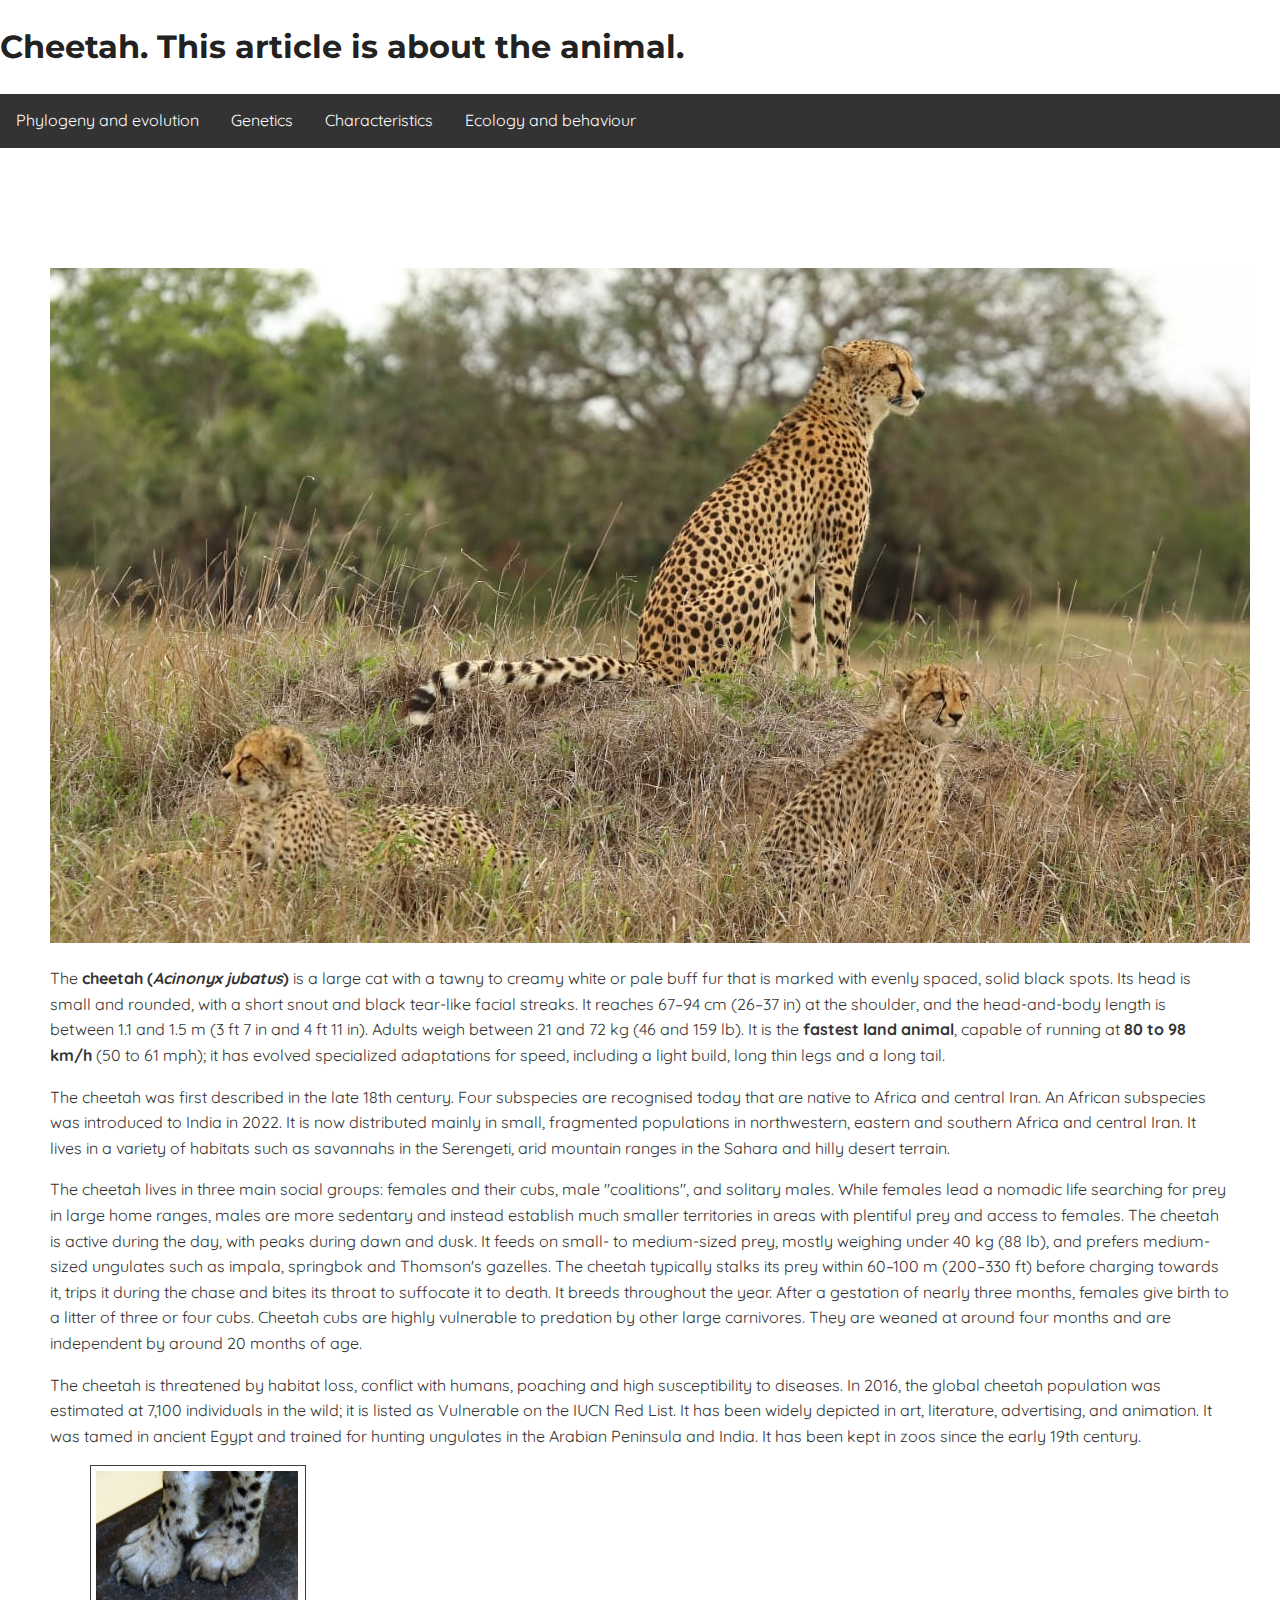
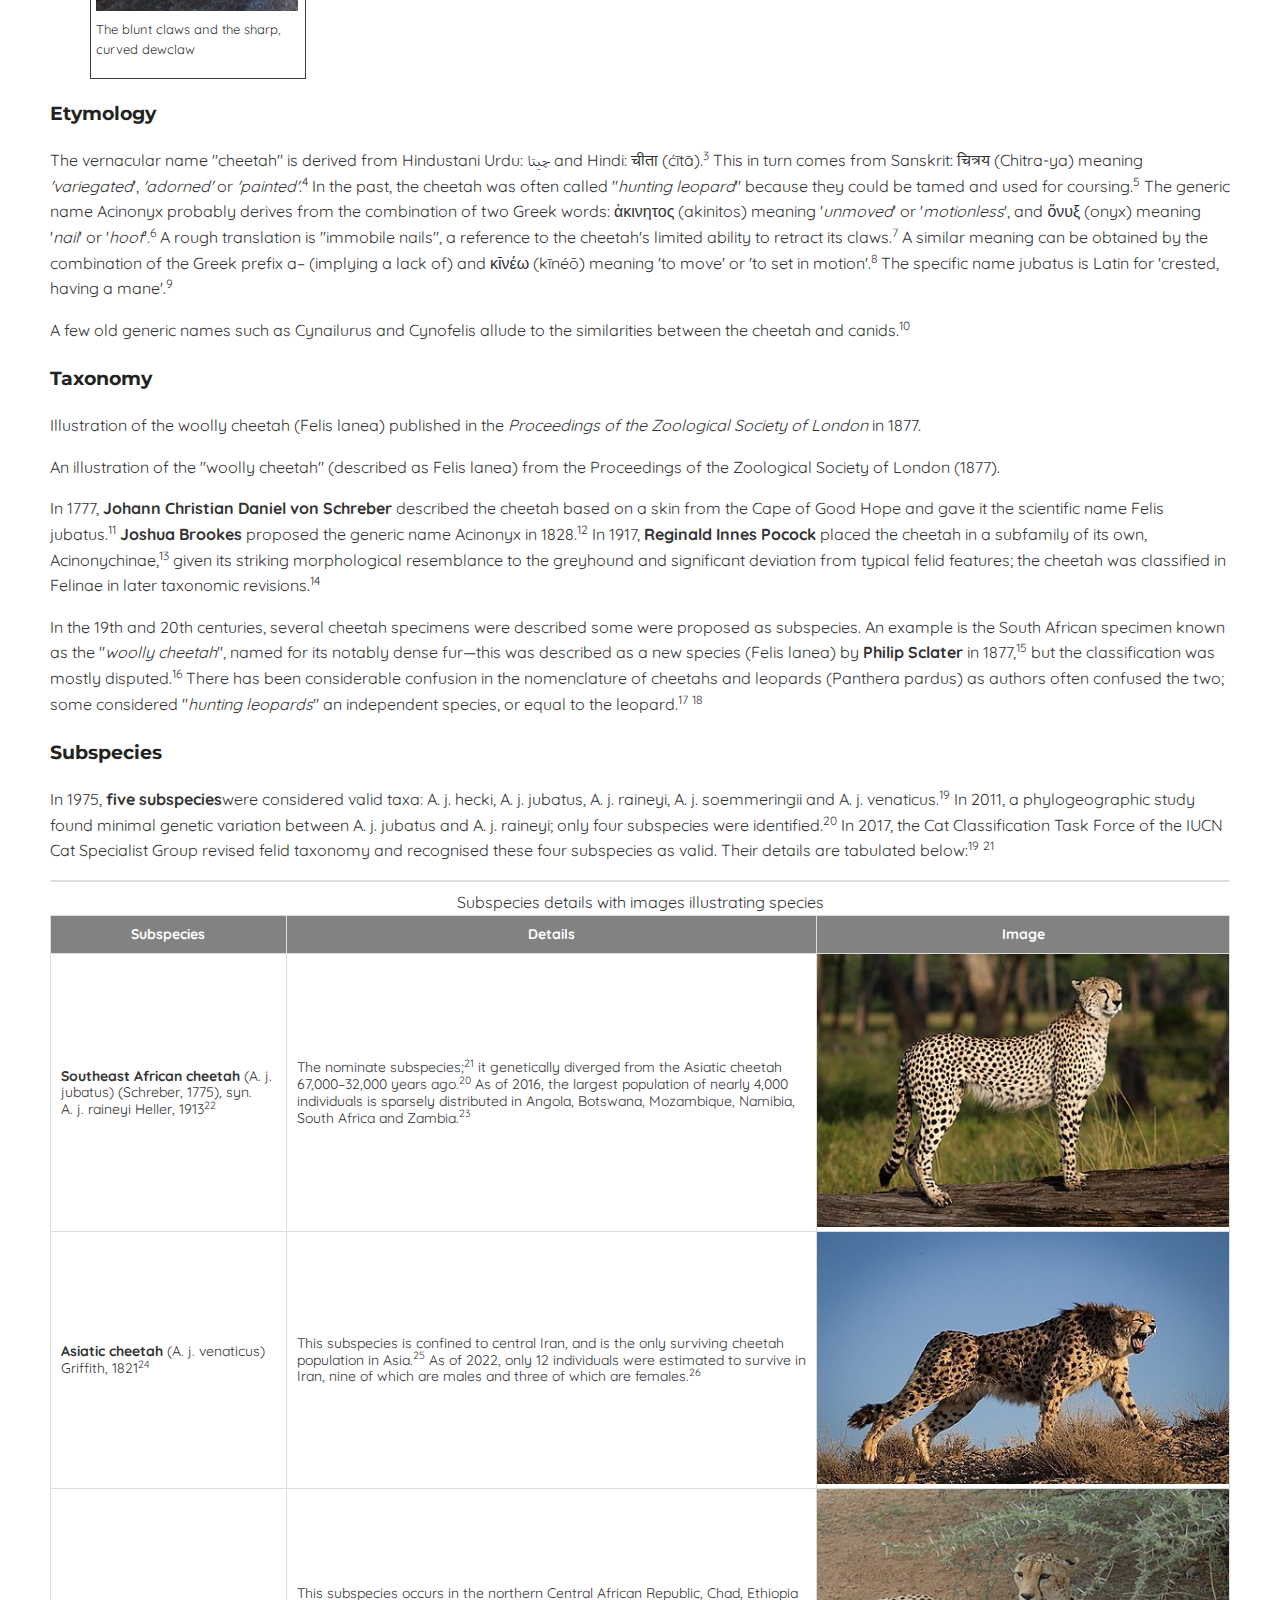
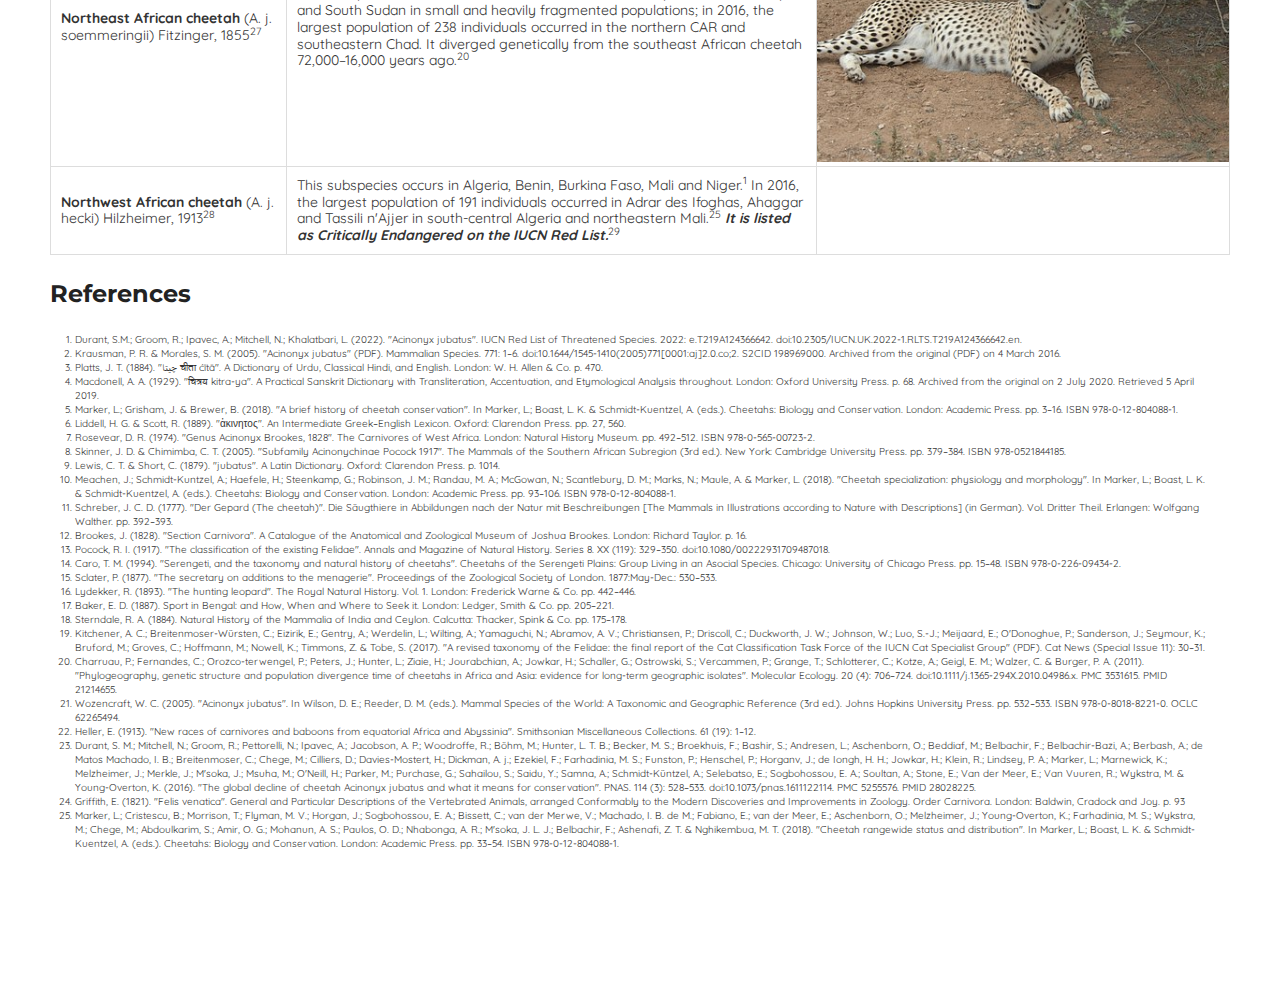
<file: Lesson-03/Lesson-03.html>
<!DOCTYPE html> 
<html lang="en">
	<head>
		<meta charset="utf-8"> 
		<meta name="revisit-after" content="7 days">
		<meta name="ROBOTS" content="index.follow">
		<meta name="viewport" content="device-width, initial-scale=1">
		<meta name="MobileOptimized" content="width">
		<meta name="HandHeldFriendly" content="true">
		<link href="style.css" rel="stylesheet" type="text/css">
		<link href="normalize.css" rel="stylesheet" type="text/css">
		<title>Cheetah</title>
		<link rel="canonical" href="https://en.wikipedia.org/wiki/Cheetah#" />
	</head>
	<body>
		<nav>
			<h1>Cheetah. This article is about the animal.</h1>
			<ul>
				<li><a href="#">Phylogeny and evolution</a></li>
				<li><a href="#">Genetics</a></li>
				<li><a href="#">Characteristics</a></li>
				<li><a href="#">Ecology and behaviour</a></li>
			</ul>
		</nav>
		<main class="mainContainer">
			<picture>
				<source srcset="../images/Cheetah-Hero-800.jpg" media="(min-width: 800px)">
				<source srcset="../images/Cheetah-Hero-400.jpg" media="(min-width: 400px)">
				<img src="../images/Cheetah-Hero-1920.jpg" alt="Cheetah mum and two cubs">
			</picture>
			<p>The <strong>cheetah (<i lang="la">Acinonyx jubatus</i>)</strong> is a large cat with a tawny to creamy white or pale buff fur that is marked with evenly spaced, solid black spots. Its head is small and rounded, with a short snout and black tear-like facial streaks. It reaches 67–94 <abbr aria-label="centimeters">cm</abbr> (26–37 <abbr aria-label="inches">in</abbr>) at the shoulder, and the head-and-body length is between 1.1 and 1.5 <abbr aria-label="meters">m</abbr> (3&nbsp;<abbr aria-label="feet">ft</abbr>&nbsp;7&nbsp;<abbr aria-label="inches">in</abbr> and 4 <abbr aria-label="feet">ft</abbr> 11 <abbr aria-label="inches">in</abbr>). Adults weigh between 21 and 72 <abbr aria-label="kilogram">kg</abbr> (46 and 159 <abbr aria-label="pound">lb</abbr>). It is the <strong>fastest land animal</strong>, capable of running at <strong>80 to 98 <abbr aria-label="kilometers">km</abbr>/<abbr aria-label="hour">h</abbr></strong> (50 to 61 <abbr aria-label="miles per hour">mph</abbr>); it has evolved specialized adaptations for speed, including a light build, long thin legs and a long tail.</p>
			<p>The cheetah was first described in the late 18th century. Four subspecies are recognised today that are native to Africa and central Iran. An African subspecies was introduced to India in 2022. It is now distributed mainly in small, fragmented populations in northwestern, eastern and southern Africa and central Iran. It lives in a variety of habitats such as savannahs in the Serengeti, arid mountain ranges in the Sahara and hilly desert terrain.</p>
			<p>The cheetah lives in three main social groups: females and their cubs, male &quot;coalitions&quot;, and solitary males. While females lead a nomadic life searching for prey in large home ranges, males are more sedentary and instead establish much smaller territories in areas with plentiful prey and access to females. The cheetah is active during the day, with peaks during dawn and dusk. It feeds on small- to medium-sized prey, mostly weighing under 40 <abbr aria-label="kilogram">kg</abbr> (88 <abbr aria-label="pound">lb</abbr>), and prefers medium-sized ungulates such as impala, springbok and Thomson's gazelles. The cheetah typically stalks its prey within 60–100 <abbr aria-label="meters">m</abbr> (200–330 <abbr aria-label="feet">ft</abbr>) before charging towards it, trips it during the chase and bites its throat to suffocate it to death. It breeds throughout the year. After a gestation of nearly three months, females give birth to a litter of three or four cubs. Cheetah cubs are highly vulnerable to predation by other large carnivores. They are weaned at around four months and are independent by around 20 months of age.</p>
			<p>The cheetah is threatened by habitat loss, conflict with humans, poaching and high susceptibility to diseases. In 2016, the global cheetah population was estimated at 7,100 individuals in the wild; it is listed as Vulnerable on the IUCN Red List. It has been widely depicted in art, literature, advertising, and animation. It was tamed in ancient Egypt and trained for hunting ungulates in the Arabian Peninsula and India. It has been kept in zoos since the early 19th century.</p>
			<figure id="fig-1">
				<img src="../images/Acinonyx_jubatus_47zz.jpg" srcset="../images//Acinonyx_jubatus_47zz.jpg 568w, 320px-Acinonyx_jubatus_47zz.jpg 300w" sizes="(min-width:60em) 33vw, (min-width: 40.5em) 50vw, 100vw" alt="Forepaws of a cheetah featuring blunt claws and the sharp, curved dewclaw" width="202">
				<figcaption>
					<p class="caption">The blunt claws and the sharp, curved dewclaw</p>
				</figcaption>
			</figure>
			<section id="Etymology">
				<h3>Etymology</h3>
					<p>The vernacular name &quot;cheetah&quot; is derived from Hindustani Urdu: <span lang="ur" dir="rtl">چیتا</span> and Hindi: <span lang="hi">चीता</span> (<span lang="la">ćītā</span>).<sup>3</sup> This in turn comes from Sanskrit: <span lang="sa">चित्रय</span> (Chitra-ya) meaning <em>'variegated</em>', <em>'adorned'</em> or <em>'painted'</em>.<sup>4</sup> In&nbsp;the past, the cheetah was often called &quot;<em>hunting leopard</em>&quot; because they could be tamed and used for coursing.<sup>5</sup> The generic name Acinonyx probably derives from the combination of two Greek words: <span lang="el">ἁκινητος</span> (akinitos) meaning '<em>unmoved</em>' or '<em>motionless</em>', and <span lang="el">ὄνυξ</span> (onyx) meaning '<em>nail</em>' or '<em>hoof</em>'.<sup>6</sup> A rough translation is &quot;immobile nails&quot;, a reference to the cheetah's limited ability to retract its claws.<sup>7</sup> A similar meaning can be obtained by the combination of the Greek prefix a– (implying a lack of) and κῑνέω (kīnéō) meaning 'to move' or 'to set in motion'.<sup>8</sup> The&nbsp;specific name jubatus is Latin for 'crested, having a mane'.<sup>9</sup></p>
					<p>A few old generic names such as Cynailurus and Cynofelis allude to the similarities between the cheetah and canids.<sup>10</sup></p>
			</section>
			<section id="Taxonomy">
				<h3>Taxonomy</h3>
					<p>Illustration of the woolly cheetah (<span class="taxonomy class">Felis lanea</span>) published in the <cite class="journal">Proceedings of the Zoological Society of London</cite> in 1877.</p>
					<p>An illustration of the &quot;woolly cheetah&quot; (described as <span class="taxonomy class">Felis lanea</span>) from the Proceedings of the Zoological Society of London (1877).</p>
					<p>In 1777, <strong>Johann Christian Daniel von Schreber</strong> described the cheetah based on a skin from the Cape of Good Hope and gave it the scientific name <span class="taxonomy class">Felis jubatus</span>.<sup>11</sup> <strong>Joshua&nbsp;Brookes</strong> proposed the generic name <span class="taxonomy class">Acinonyx</span> in 1828.<sup>12</sup> In 1917, <strong>Reginald&nbsp;Innes&nbsp;Pocock</strong> placed the cheetah in a subfamily of its own, <span class="taxonomy class">Acinonychinae</span>,<sup>13</sup> given its striking morphological resemblance to the greyhound and significant deviation from typical felid features; the cheetah was classified in <span class="taxonomy class">Felinae</span> in later taxonomic revisions.<sup>14</sup></p>
					<p>In the 19th and 20th centuries, several cheetah specimens were described	some were proposed as subspecies. An example is the South African specimen known as the &quot;<em>woolly cheetah</em>&quot;, named for its notably dense fur—this was described as a new species (<span class="taxonomy class">Felis lanea</span>) by <strong>Philip Sclater</strong> in 1877,<sup>15</sup> but the classification was mostly disputed.<sup>16</sup> There has been considerable confusion in the nomenclature of cheetahs and leopards (<span class="taxonomy class">Panthera pardus</span>) as authors often confused the two; some considered &quot;<em>hunting leopards</em>&quot; an independent species, or equal to the leopard.<sup>17</sup> <sup>18</sup></p>
			</section>
			<section id="Subspecies">
				<h3>Subspecies</h3>
					<p>In 1975, <strong>five subspecies</strong>were considered valid taxa: <span class="taxonomy class">A.&nbsp;j. hecki, A.&nbsp;j. jubatus, A.&nbsp;j. raineyi, A.&nbsp;j. soemmeringii and A.&nbsp;j. venaticus</span>.<sup>19</sup> In 2011, a phylogeographic study found minimal genetic variation between <span class="taxonomy class">A.&nbsp;j. jubatus</span> and <span class="taxonomy class">A.&nbsp;j. raineyi</span>; only four subspecies were identified.<sup>20</sup> In 2017, the Cat Classification Task Force of the IUCN Cat Specialist Group revised felid taxonomy and recognised these four subspecies as valid. Their details are tabulated below:<sup>19</sup> <sup>21</sup></p>
					<hr>
						<table cellpadding="0" cellspacing="0" width="100%">
				<caption>Subspecies details with images illustrating species</caption>
				<thead>
					<tr>
						<th scope="column">Subspecies</th>
						<th scope="column">Details</th>
						<th scope="column">Image</th>
					</tr>
				</thead>
				<tbody>
					<tr>
						<td class="col1"><strong>Southeast African cheetah</strong> (A.&nbsp;j. jubatus) (Schreber, 1775), syn. A.&nbsp;j. raineyi Heller, 1913<sup>22</sup></td>
						<td class="col2">The nominate subspecies;<sup>21</sup> it genetically diverged from the Asiatic cheetah 67,000–32,000 years ago.<sup>20</sup> As of 2016, the largest population of nearly 4,000 individuals is sparsely distributed in Angola, Botswana, Mozambique, Namibia, South Africa and Zambia.<sup>23</sup></td>
						<td class="col3"><img src="../images/Cheetah,_Masai_Mara_(52448476886).jpg" width="100%" height="auto" alt="Southeast African cheetah in Masai Mara, Kenya"></td>
					</tr>
					<tr>
						<td class="col1"><strong>Asiatic cheetah</strong> (A.&nbsp;j. venaticus) Griffith, 1821<sup>24</sup></td>
						<td class="col2">This subspecies is confined to central Iran, and is the only surviving cheetah population in Asia.<sup>25</sup> As of 2022, only 12 individuals were estimated to survive in Iran, nine of which are males and three of which are females.<sup>26</sup></td>
						<td class="col3"><img src="../images/440px-Iranian_Cheetah_roars.jpg" width="100%" height="auto" alt="Iranian_Cheetah"></td>
					</tr>
					<tr>
						<td class="col1"><strong>Northeast African cheetah</strong> (A.&nbsp;j. soemmeringii) Fitzinger, 1855<sup>27</sup></td>
						<td class="col2">This subspecies occurs in the northern Central African Republic, Chad, Ethiopia and South Sudan in small and heavily fragmented populations; in 2016, the largest population of 238 individuals occurred in the northern CAR and southeastern Chad. It diverged genetically from the southeast African cheetah 72,000–16,000 years ago.<sup>20</sup></td>
						<td class="col3"><img src="../images/440px-Cheetah_in_the_shade_DVIDS147321.jpg" width="100%" height="auto" alt="Northeast African cheetah resting on the ground in Djibouti City, Djibouti"></td>
					</tr>
					<tr>
						<td class="col1"><strong>Northwest African cheetah</strong> (A.&nbsp;j. hecki) Hilzheimer, 1913<sup>28</sup></td>
						<td class="col2">This subspecies occurs in Algeria, Benin, Burkina Faso, Mali and Niger.<sup>1</sup> In 2016, the largest population of 191 individuals occurred in Adrar des Ifoghas, Ahaggar and Tassili n'Ajjer in south-central Algeria and northeastern Mali.<sup>25</sup> <em><strong>It&nbsp;is listed as Critically Endangered on the IUCN Red List.</strong></em><sup>29</sup></td>
						<td class="col3"></td>
					</tr>
				</tbody>
			</table>
			</section>
			<section id="References">
				<h2>References</h2>
				<ol>
				<li>Durant, S.M.; Groom, R.; Ipavec, A.; Mitchell, N.; Khalatbari, L. (2022). "Acinonyx jubatus". IUCN Red List of Threatened Species. 2022: e.T219A124366642. doi:10.2305/IUCN.UK.2022-1.RLTS.T219A124366642.en.</li>
				<li>Krausman, P. R. &amp; Morales, S. M. (2005). "Acinonyx jubatus" (PDF). Mammalian Species. 771: 1–6. doi:10.1644/1545-1410(2005)771[0001:aj]2.0.co;2. S2CID 198969000. Archived from the original (PDF) on 4 March 2016.</li>
				<li>Platts, J. T. (1884). "چيتا चीता ćītā". A Dictionary of Urdu, Classical Hindi, and English. London: W. H. Allen &amp; Co. p. 470.</li>
				<li>Macdonell, A. A. (1929). "चित्रय kitra-ya". A Practical Sanskrit Dictionary with Transliteration, Accentuation, and Etymological Analysis throughout. London: Oxford University Press. p. 68. Archived from the original on 2 July 2020. Retrieved 5 April 2019.</li>
				<li>Marker, L.; Grisham, J. &amp; Brewer, B. (2018). "A brief history of cheetah conservation". In Marker, L.; Boast, L. K. &amp; Schmidt-Kuentzel, A. (eds.). Cheetahs: Biology and Conservation. London: Academic Press. pp. 3–16. ISBN 978-0-12-804088-1.</li>
				<li>Liddell, H. G. &amp; Scott, R. (1889). "ἁκινητος". An Intermediate Greek–English Lexicon. Oxford: Clarendon Press. pp. 27, 560.</li>
				<li>Rosevear, D. R. (1974). "Genus Acinonyx Brookes, 1828". The Carnivores of West Africa. London: Natural History Museum. pp. 492–512. ISBN 978-0-565-00723-2.</li>
				<li>Skinner, J. D. &amp; Chimimba, C. T. (2005). "Subfamily Acinonychinae Pocock 1917". The Mammals of the Southern African Subregion (3rd ed.). New York: Cambridge University Press. pp. 379–384. ISBN 978-0521844185.</li>
				<li> Lewis, C. T. &amp; Short, C. (1879). "jubatus". A Latin Dictionary. Oxford: Clarendon Press. p. 1014.</li>
				<li>Meachen, J.; Schmidt-Kuntzel, A.; Haefele, H.; Steenkamp, G.; Robinson, J. M.; Randau, M. A.; McGowan, N.; Scantlebury, D. M.; Marks, N.; Maule, A. &amp; Marker, L. (2018). "Cheetah specialization: physiology and morphology". In Marker, L.; Boast, L. K. &amp; Schmidt-Kuentzel, A. (eds.). Cheetahs: Biology and Conservation. London: Academic Press. pp. 93–106. ISBN 978-0-12-804088-1.</li>
				<li> Schreber, J. C. D. (1777). "Der Gepard (The cheetah)". Die Säugthiere in Abbildungen nach der Natur mit Beschreibungen [The Mammals in Illustrations according to Nature with Descriptions] (in German). Vol. Dritter Theil. Erlangen: Wolfgang Walther. pp. 392–393.</li>
				<li> Brookes, J. (1828). "Section Carnivora". A Catalogue of the Anatomical and Zoological Museum of Joshua Brookes. London: Richard Taylor. p. 16.</li>
				<li> Pocock, R. I. (1917). "The classification of the existing Felidae". Annals and Magazine of Natural History. Series 8. XX (119): 329–350. doi:10.1080/00222931709487018.</li>
				<li>Caro, T. M. (1994). "Serengeti, and the taxonomy and natural history of cheetahs". Cheetahs of the Serengeti Plains: Group Living in an Asocial Species. Chicago: University of Chicago Press. pp. 15–48. ISBN 978-0-226-09434-2.</li>
				<li> Sclater, P. (1877). "The secretary on additions to the menagerie". Proceedings of the Zoological Society of London. 1877:May-Dec.: 530–533.</li>
				<li>Lydekker, R. (1893). "The hunting leopard". The Royal Natural History. Vol. 1. London: Frederick Warne &amp; Co. pp. 442–446.</li>
				<li>Baker, E. D. (1887). Sport in Bengal: and How, When and Where to Seek it. London: Ledger, Smith &amp; Co. pp. 205–221.</li>
				<li>Sterndale, R. A. (1884). Natural History of the Mammalia of India and Ceylon. Calcutta: Thacker, Spink &amp; Co. pp. 175–178.</li>
				<li>Kitchener, A. C.; Breitenmoser-Würsten, C.; Eizirik, E.; Gentry, A.; Werdelin, L.; Wilting, A.; Yamaguchi, N.; Abramov, A. V.; Christiansen, P.; Driscoll, C.; Duckworth, J. W.; Johnson, W.; Luo, S.-J.; Meijaard, E.; O'Donoghue, P.; Sanderson, J.; Seymour, K.; Bruford, M.; Groves, C.; Hoffmann, M.; Nowell, K.; Timmons, Z. &amp; Tobe, S. (2017). "A revised taxonomy of the Felidae: the final report of the Cat Classification Task Force of the IUCN Cat Specialist Group" (PDF). Cat News (Special Issue 11): 30–31.</li>
				<li>Charruau, P.; Fernandes, C.; Orozco-terwengel, P.; Peters, J.; Hunter, L.; Ziaie, H.; Jourabchian, A.; Jowkar, H.; Schaller, G.; Ostrowski, S.; Vercammen, P.; Grange, T.; Schlotterer, C.; Kotze, A.; Geigl, E. M.; Walzer, C. &amp; Burger, P. A. (2011). "Phylogeography, genetic structure and population divergence time of cheetahs in Africa and Asia: evidence for long-term geographic isolates". Molecular Ecology. 20 (4): 706–724. doi:10.1111/j.1365-294X.2010.04986.x. PMC 3531615. PMID 21214655.</li>
				<li>Wozencraft, W. C. (2005). "Acinonyx jubatus". In Wilson, D. E.; Reeder, D. M. (eds.). Mammal Species of the World: A Taxonomic and Geographic Reference (3rd ed.). Johns Hopkins University Press. pp. 532–533. ISBN 978-0-8018-8221-0. OCLC 62265494.</li>
				<li> Heller, E. (1913). "New races of carnivores and baboons from equatorial Africa and Abyssinia". Smithsonian Miscellaneous Collections. 61 (19): 1–12.</li>
				<li>Durant, S. M.; Mitchell, N.; Groom, R.; Pettorelli, N.; Ipavec, A.; Jacobson, A. P.; Woodroffe, R.; Böhm, M.; Hunter, L. T. B.; Becker, M. S.; Broekhuis, F.; Bashir, S.; Andresen, L.; Aschenborn, O.; Beddiaf, M.; Belbachir, F.; Belbachir-Bazi, A.; Berbash, A.; de Matos Machado, I. B.; Breitenmoser, C.; Chege, M.; Cilliers, D.; Davies-Mostert, H.; Dickman, A.&nbsp;j.; Ezekiel, F.; Farhadinia, M. S.; Funston, P.; Henschel, P.; Horganv, J.; de Iongh, H. H.; Jowkar, H.; Klein, R.; Lindsey, P. A.; Marker, L.; Marnewick, K.; Melzheimer, J.; Merkle, J.; M'soka, J.; Msuha, M.; O'Neill, H.; Parker, M.; Purchase, G.; Sahailou, S.; Saidu, Y.; Samna, A.; Schmidt-Küntzel, A.; Selebatso, E.; Sogbohossou, E. A.; Soultan, A.; Stone, E.; Van der Meer, E.; Van Vuuren, R.; Wykstra, M. &amp; Young-Overton, K. (2016). "The global decline of cheetah Acinonyx jubatus and what it means for conservation". PNAS. 114 (3): 528–533. doi:10.1073/pnas.1611122114. PMC 5255576. PMID 28028225.</li>
				<li> Griffith, E. (1821). "Felis venatica". General and Particular Descriptions of the Vertebrated Animals, arranged Conformably to the Modern Discoveries and Improvements in Zoology. Order Carnivora. London: Baldwin, Cradock and Joy. p. 93</li>
				<li>Marker, L.; Cristescu, B.; Morrison, T.; Flyman, M. V.; Horgan, J.; Sogbohossou, E. A.; Bissett, C.; van der Merwe, V.; Machado, I. B. de M.; Fabiano, E.; van der Meer, E.; Aschenborn, O.; Melzheimer, J.; Young-Overton, K.; Farhadinia, M. S.; Wykstra, M.; Chege, M.; Abdoulkarim, S.; Amir, O. G.; Mohanun, A. S.; Paulos, O. D.; Nhabonga, A. R.; M'soka, J. L. J.; Belbachir, F.; Ashenafi, Z. T. &amp; Nghikembua, M. T. (2018). "Cheetah rangewide status and distribution". In Marker, L.; Boast, L. K. &amp; Schmidt-Kuentzel, A. (eds.). Cheetahs: Biology and Conservation. London: Academic Press. pp. 33–54. ISBN 978-0-12-804088-1.</li>
			</ol>
			</section>
</main>
</body>
</html>
</file>
<file: style.css>

</file>
<file: Lesson-02/style.css>
@charset "UTF-8";
/* Custom Fonts */
@import url('https://fonts.googleapis.com/css2?family=Quicksand:wght@300;400;500;600&display=swap');
body {
	font-family: 'Quicksand', sans-serif;
	line-height: 140%;
	margin: 15px 20px;
}
.mainContainer {
	margin: 50px 30px;
}
/* BASE - H1-H6 Styles */
/* reset styles */
table {
  border-collapse: collapse;
  width: 100%;
  border: 1px solid;
}
th, td {
  padding: 10px;
	font-size: 14px;
	line-height: 120%;
	border: 1px solid #ddd;
}
th {
  background-color: #828282;
  color: white;
  text-align: center;
}
tr:hover {
	background-color: #ddd;
}
td.col1 {
	width: 20%;
}
td.col2 {
	width: 45%;
}
td.col3 {
	width: 35%;
	padding: 0;
	margin: 0;
}
ol {
	list-style-position: outside;
	margin: 0px 25px;
  padding: 0px;
	font-size: 10px;
	line-height: 140%;
}
hr {
  border: 10px solid #ddd;
  border-radius: 1px;
}
</file>
<file: Lesson-03/style.css>
@charset "UTF-8";
/* Custom Fonts */
@import url('https://fonts.googleapis.com/css2?family=Quicksand:wght@300;400;500;600&display=swap');
@import url('https://fonts.googleapis.com/css2?family=Montserrat:ital@0;1&display=swap');
body {
	font-family: 'Quicksand', sans-serif;
	font-size: 16px;
	line-height: 1.6;
	color: #333333;
	margin: 15px 20px;
	max-width: 1440px;
}
/* ===================================================== */
/* Styling for sections
/* ===================================================== */
main {
  padding: 20px;
	max-width: 1440px;
}
section {
  margin-bottom: 20px;
	max-width: 1440px;
}

footer {
  background-color: #333;
  color: #fff;
  text-align: center;
  padding: 10px;
	max-width: 1440px;
}

/* ===================================================== */
/* BASE - H1-H6 Styles */
/* ===================================================== */
h1, h2, h3, h4, h5, h6 {
  font-family: 'Montserrat', sans-serif;
  font-weight: 700; /* Adjust font weight as needed */
  color: #222; /* Adjust color as needed */
}
/* Add some spacing and styling for better readability */
h1 {
	font-size: 2em;
}
h2 {
	font-size: 1.5em;
}
h3 {
	font-size: 1.2em;
}
/* ===================================================== */
/* Styling for links */
/* ===================================================== */
a {
  color: #007BFF; /* Adjust link color as needed */
  text-decoration: none;
}
a:hover {
  text-decoration: underline;
}
.caption {
	font-size: 13px;
	padding-top: 0;
	margin-top: 0;
}
.mainContainer {
	margin: 100px 30px;
}

/* ===================================================== */
/* reset styles */
/* ===================================================== */

/* ===================================================== */
/* Table Styles */
/* ===================================================== */
table {
  border-collapse: collapse;
  width: 100%;
  border: 1px solid;
}
th, td {
  padding: 10px;
	font-size: 14px;
	line-height: 120%;
	border: 1px solid #dddddd;
}
th {
  background-color: #828282;
  color: white;
  text-align: center;
}
tr:hover {
	background-color: #dddddd;
}
td.col1 {
	width: 20%;
}
td.col2 {
	width: 45%;
}
td.col3 {
	width: 35%;
	padding: 0;
	margin: 0;
}
/* ===================================================== */
/* List Styles */
/* ===================================================== */
ol {
	list-style-position: outside;
	margin: 0px 25px;
  padding: 0px;
	font-size: 10px;
	line-height: 140%;
}

hr {
  border: 1px solid #dddddd;
  border-radius: 1px;
}
figure {
	width: 204px;
	max-width: 204px;
	border: 1px solid #3E3E3E;
	padding: 5px;
}
details > summary {
  padding: 4px;
  background-color: #eeeeee;
  border: none;
  box-shadow: 1px 1px 2px #bbbbbb;
  cursor: crosshair;
}
details > p {
  background-color: #eeeeee;
  padding: 4px;
  margin: 0;
  box-shadow: 1px 1px 2px #bbbbbb;
}
.crosshair {
	cursor: crosshair;
}
/* ===================================================== */
/* Navigation Styles */
/* ===================================================== */
nav ul {
	list-style-type: none;
	margin: 0;
	padding: 0;
	overflow: hidden;
  background-color: #333333;
}
nav li {
	display: inline;
	float: left;
}
nav li a {
	display: block;
  color: white;
  text-align: center;
  padding: 14px 16px;
  text-decoration: none;
}
li a:hover {
  background-color: #111111;
	text-decoration: none;
}
</file>
